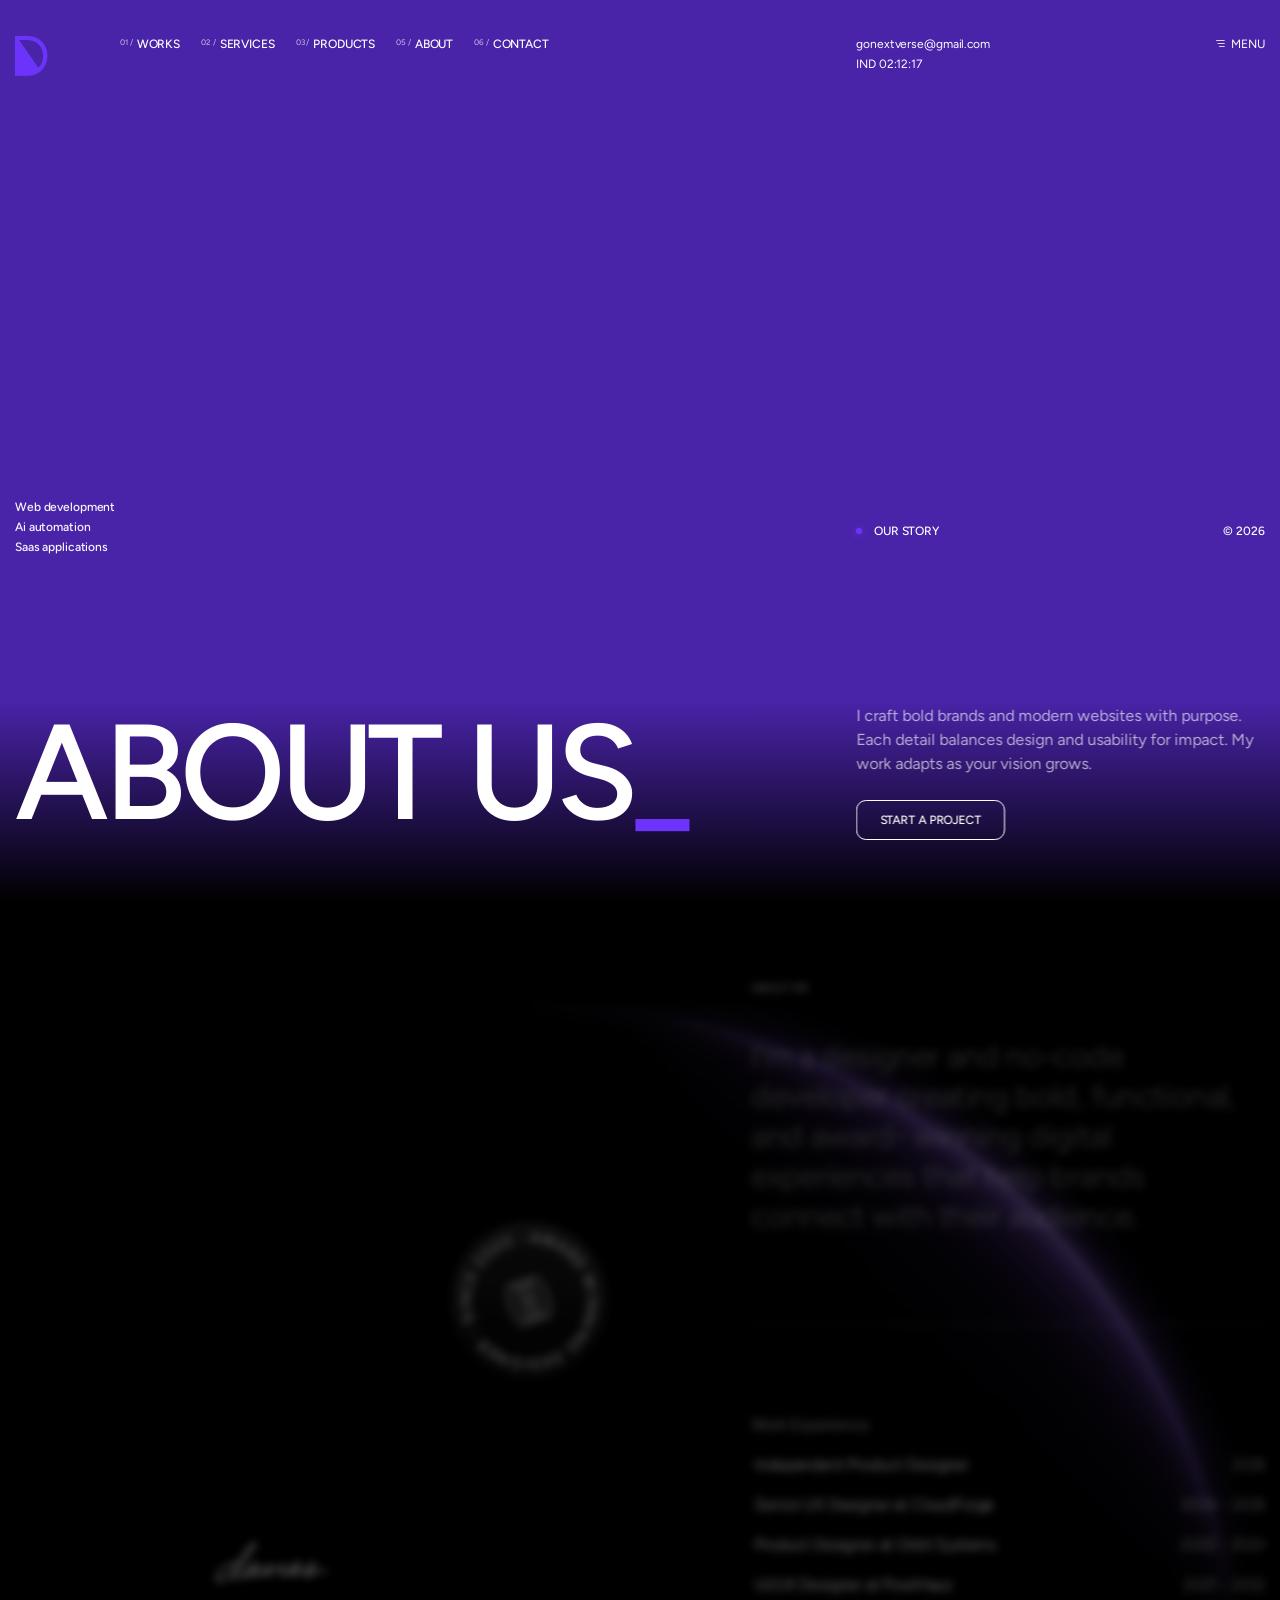
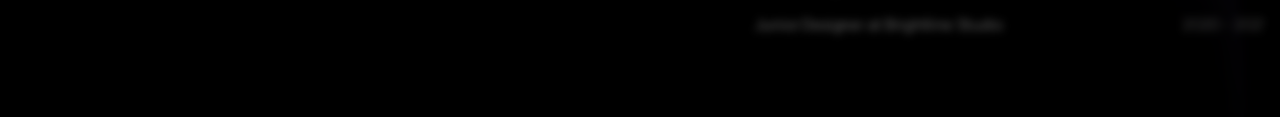
<file: about.html>
<!doctype html>

<!--[if IE 8]><html class="ie" xmlns="http://www.w3.org/1999/xhtml" xml:lang="en-US" lang="en-US"> <![endif]-->
<!--[if (gte IE 9)|!(IE)]><!-->
<html xmlns="http://www.w3.org/1999/xhtml" xml:lang="en-US" lang="en-US">
  <!--<![endif]-->

  <head>
    <meta charset="utf-8" />
    <title>Davies - Personal Portfolio HTML Template</title>
    <meta name="author" content="themesflat.com" />
    <meta
      name="viewport"
      content="width=device-width, initial-scale=1, maximum-scale=1"
    />
    <meta
      name="description"
      content="Davies - Personal Portfolio is a sleek and modern HTML template designed for developers, designers, freelancers, and professionals who want to showcase their work online. Fully responsive, SEO-friendly, and easy to customize, it helps you create a strong personal brand and impress potential clients or employers."
    />

    <!-- font -->
    <link rel="stylesheet" href="assets/fonts/fonts.css" />
    <link rel="stylesheet" href="assets/icon/icomoon/style.css" />
    <!-- css -->
    <link rel="stylesheet" href="assets/css/bootstrap.min.css" />
    <link rel="stylesheet" href="assets/css/swiper-bundle.min.css" />
    <link rel="stylesheet" href="assets/css/animate.css" />
    <link rel="stylesheet" href="assets/css/odometer.min.css" />
    <link rel="stylesheet" href="assets/css/slick.css" />
    <link rel="stylesheet" href="assets/css/slick.theme.css" />
    <link rel="stylesheet" type="text/css" href="assets/css/styles.css?v=9" />

    <!-- Favicon and Touch Icons  -->
    <link rel="shortcut icon" href="assets/images/logo/favicon.svg" />
    <link
      rel="apple-touch-icon-precomposed"
      href="assets/images/logo/favicon.svg"
    />
  </head>

  <body class="counter-scroll">
    <canvas class="cursor-trail d-none d-xl-block" id="trail"></canvas>

    <!-- Scroll Top -->
    <button id="goTop">
      <span class="border-progress"></span>
      <span class="ic-wrap">
        <span class="icon icon-arrow-caret-right"></span>
      </span>
    </button>
    <!-- /Scroll Top -->

    <main id="wrapper">
      <!-- Header -->
      <header class="tf-header">
        <div class="header-inner">
          <div class="container">
            <div class="row">
              <div class="col-6 col-md-1">
                <a href="index.html" class="logo-site">
                  <i class="icon icon-davies-logo"></i>
                </a>
              </div>
              <div class="col-7 d-none d-md-block">
                <div class="box-navigation">
                  <ul class="nav-menu-main">
                    <li class="menu-item">
                      <a href="works.html" class="item-link link text-caption"
                        ><span>01 /</span>WORKS</a
                      >
                    </li>
                    <li class="menu-item">
                      <a
                        href="services.html"
                        class="item-link link text-caption"
                        ><span>02 /</span>SERVICES</a
                      >
                    </li>
                    <li class="menu-item">
                      <a
                        href="products.html"
                        class="item-link link text-caption"
                        ><span>03 /</span>PRODUCTS</a
                      >
                    </li>
                    <li class="menu-item">
                      <a href="about.html" class="item-link link text-caption"
                        ><span>05 /</span>ABOUT</a
                      >
                    </li>
                    <li class="menu-item">
                      <a
                        href="contact.html"
                        class="item-link link text-caption"
                        ><span>06 /</span>CONTACT</a
                      >
                    </li>
                  </ul>
                </div>
              </div>
              <div class="col-3 col-md-2 d-none d-sm-block">
                <div class="header-contact">
                  <a href="mailto:gonextverse@gmail.com" class="link text-caption"
                    >gonextverse@gmail.com</a
                  >
                  <p class="text-caption">IND <span class="clock"></span></p>
                </div>
              </div>
              <div
                class="col-6 col-sm-3 col-md-2 d-flex justify-content-end align-items-start"
              >
                <button
                  type="button"
                  class="btn-mobile-menu open-mb-menu text-caption text-white link"
                >
                  <i class="icon icon-menu"></i>
                  MENU
                </button>
              </div>
            </div>
          </div>
        </div>
      </header>
      <!-- /Header -->
      <!-- Hero Banner -->
      <div class="section-hero-v1">
        <div class="overlay"></div>
        <div class="bg-video">
          <video class="" muted="" autoplay="" loop="" playsinline="">
            <source src="assets/images/video/davies-video.mp4" type="video/mp4" />
          </video>
          <div class="video-overlay"></div>
          <div class="video-overlay-2"></div>
          <div class="video-overlay-2"></div>
        </div>
        <div class="content-wrap">
          <div class="container">
            <div class="row">
              <div class="col-md-8">
                <div class="col-left">
                  <ul class="tf-list vertical text-caption fw-medium">
                    <li>
                      <a href="#" class="link effectFade fadeUp"
                        >Web development</a
                      >
                    </li>
                    <li>
                      <a href="#" class="link effectFade fadeUp">Ai automation</a>
                    </li>
                    <li>
                      <a href="#" class="link effectFade fadeUp"
                        >Saas applications</a
                      >
                    </li>
                  </ul>
                  <div class="davies-large">
                    <div class="effectFade fadeRotateX">
                      ABOUT US<span class="text-primary">_</span>
                    </div>
                  </div>
                </div>
              </div>
              <div class="col-md-4">
                <div class="col-right">
                  <div
                    class="top text-caption fw-medium d-flex justify-content-between align-items-center effectFade"
                  >
                    <p class="title text-has-dot">
                      <span class="br-dot"></span>
                      OUR STORY
                    </p>
                    <span> © 2026 </span>
                  </div>
                  <div class="bot">
                    <p
                      class="desc text-white-64 effectFade fadeRight view-visible"
                    >
                      I craft bold brands and modern websites with purpose. Each
                      detail balances design and usability for impact. My work
                      adapts as your vision grows.
                    </p>
                    <div class="effectFade fadeRight view-visible">
                      <a href="contact.html" class="tf-btn">
                        START A PROJECT
                      </a>
                    </div>
                  </div>
                </div>
              </div>
            </div>
          </div>
        </div>
      </div>
      <!-- /Hero Banner -->
      <!-- About Me -->
      <section class="section-about-me flat-spacing" id="aboutScroll">
        <div class="s-img-bg">
          <img
            loading="lazy"
            width="1440"
            height="906"
            src="assets/images/section/bg-about.jpg"
            alt="Background"
          />
        </div>
        <div class="container position-relative z-5">
          <div class="row">
            <div class="col-lg-5">
              <div class="col-left mb-lg-0">
                <div class="davies-video">
                  <video
                    class="video"
                    muted=""
                    autoplay=""
                    loop=""
                    playsinline=""
                  >
                    <source
                      src="assets/images/video/davies-video.mp4"
                      type="video/mp4"
                    />
                  </video>
                  <div class="overlay v1"></div>
                  <div class="overlay mark-1"></div>
                  <div class="overlay mark-2"></div>
                </div>
                <div class="signature">
                  <img
                    loading="lazy"
                    width="111"
                    height="40"
                    src="assets/images/logo/davies-small.svg"
                    alt="Image"
                  />
                </div>
                <div class="badget">
                  <img
                    loading="lazy"
                    width="156"
                    height="156"
                    src="assets/images/item/badge-design.png"
                    alt="Image"
                  />
                </div>
              </div>
            </div>
            <div class="offset-lg-1 col-lg-6 offset-xl-2 col-xl-5">
              <div class="col-right">
                <h6 class="mini-title text-caption text-white-64">ABOUT ME</h6>
                <div class="text-color-change">
                  <h5 class="desc letter-space--2 fw-normal">
                    I’m a designer and no-code developer creating bold,
                    functional, and award- winning digital experiences that help
                    brands connect with their audience.
                  </h5>
                </div>
                <div class="br-line"></div>
                <ul class="experience-list overflow-hidden">
                  <li>Work Experience</li>
                  <li class="effectFade fadeRight">
                    <p class="exp_name">Independent Product Designer</p>
                    <p class="exp_year">2026</p>
                  </li>
                  <li class="effectFade fadeRight">
                    <p class="exp_name">Senior UX Designer at CloudForge</p>
                    <p class="exp_year">2024 - 2026</p>
                  </li>
                  <li class="effectFade fadeRight">
                    <p class="exp_name">Product Designer at Orbit Systems</p>
                    <p class="exp_year">2022 - 2024</p>
                  </li>
                  <li class="effectFade fadeRight">
                    <p class="exp_name">UI/UX Designer at PixelHaus</p>
                    <p class="exp_year">2021 - 2022</p>
                  </li>
                  <li class="effectFade fadeRight">
                    <p class="exp_name">Junior Designer at Brightline Studio</p>
                    <p class="exp_year">2020 - 2021</p>
                  </li>
                </ul>
              </div>
            </div>
          </div>
        </div>
      </section>
      <!-- About Me -->
    </main>
    <!-- Mobile Menu -->
    <div class="offcanvas-menu">
      <div class="offcanvas-content">
        <div class="container h-100">
          <div class="offcanvas-content_wrapin">
            <div class="canvas_head">
              <a href="index.html" class="logo-site">
                <i class="icon icon-davies-logo"></i>
              </a>
              <div class="btn-mobile-menu close-mb-menu text-caption link">
                <i class="icon icon-close"></i>
                CLOSE
              </div>
            </div>
            <div class="canvas_center">
              <ul class="nav-ul-mb">
                <li>
                  <div class="item close-mb-menu">
                    <a href="works.html" class="mb-menu-link text-display-1">
                      <span class="text">Works</span>
                      <div class="infiniteSlide_text_main">
                        <div
                          class="infiniteSlide infiniteSlide_text"
                          data-clone="5"
                        >
                          <p class="text-body-2 letter-space--1">
                            <span class="text-primary">//</span> View Works
                          </p>
                          <p class="text-body-2 letter-space--1">
                            <span class="text-primary">//</span> View Works
                          </p>
                          <p class="text-body-2 letter-space--1">
                            <span class="text-primary">//</span> View Works
                          </p>
                        </div>
                      </div>
                    </a>
                  </div>
                </li>
                <li>
                  <div class="item close-mb-menu">
                    <a href="about.html" class="mb-menu-link text-display-1">
                      <span class="text">About</span>
                      <div class="infiniteSlide_text_main">
                        <div
                          class="infiniteSlide infiniteSlide_text"
                          data-clone="5"
                        >
                          <p class="text-body-2 letter-space--1">
                            <span class="text-primary">//</span> View About
                          </p>
                          <p class="text-body-2 letter-space--1">
                            <span class="text-primary">//</span> View About
                          </p>
                          <p class="text-body-2 letter-space--1">
                            <span class="text-primary">//</span> View About
                          </p>
                        </div>
                      </div>
                    </a>
                  </div>
                </li>
                <li>
                  <div class="item close-mb-menu">
                    <a
                      href="services.html"
                      class="mb-menu-link text-display-1"
                    >
                      <span class="text">Services</span>
                      <div class="infiniteSlide_text_main">
                        <div
                          class="infiniteSlide infiniteSlide_text"
                          data-clone="5"
                        >
                          <p class="text-body-2 letter-space--1">
                            <span class="text-primary">//</span> View Services
                          </p>
                          <p class="text-body-2 letter-space--1">
                            <span class="text-primary">//</span> View Services
                          </p>
                          <p class="text-body-2 letter-space--1">
                            <span class="text-primary">//</span> View Services
                          </p>
                        </div>
                      </div>
                    </a>
                  </div>
                </li>
                <li>
                  <div class="item close-mb-menu">
                    <a
                      href="products.html"
                      class="mb-menu-link text-display-1"
                    >
                      <span class="text">Products</span>
                      <div class="infiniteSlide_text_main">
                        <div
                          class="infiniteSlide infiniteSlide_text"
                          data-clone="5"
                        >
                          <p class="text-body-2 letter-space--1">
                            <span class="text-primary">//</span> View Products
                          </p>
                          <p class="text-body-2 letter-space--1">
                            <span class="text-primary">//</span> View Products
                          </p>
                          <p class="text-body-2 letter-space--1">
                            <span class="text-primary">//</span> View Products
                          </p>
                        </div>
                      </div>
                    </a>
                  </div>
                </li>
                <li>
                  <div class="item close-mb-menu">
                    <a
                      href="contact.html"
                      class="mb-menu-link text-display-1"
                    >
                      <span class="text">Contact</span>
                      <div class="infiniteSlide_text_main">
                        <div
                          class="infiniteSlide infiniteSlide_text"
                          data-clone="5"
                        >
                          <p class="text-body-2 letter-space--1">
                            <span class="text-primary">//</span> View Contact
                          </p>
                          <p class="text-body-2 letter-space--1">
                            <span class="text-primary">//</span> View Contact
                          </p>
                          <p class="text-body-2 letter-space--1">
                            <span class="text-primary">//</span> View Contact
                          </p>
                        </div>
                      </div>
                    </a>
                  </div>
                </li>
              </ul>
            </div>
            <div class="canvas_foot">
              <div class="left">
                <a href="mailto:gonextverse@gmail.com" class="link text-caption"
                  >gonextverse@gmail.com</a
                >
                <p class="text-caption">IND <span class="clock"></span></p>
              </div>
              <div class="right">
                <a href="#" class="tf-link-icon text-caption link">
                  <i class="icon icon-arrow-top-right"></i>
                  TWITTER (X)
                </a>
                <a href="#" class="tf-link-icon text-caption link">
                  <i class="icon icon-arrow-top-right"></i>
                  DRIBBBLE
                </a>
                <a href="#" class="tf-link-icon text-caption link">
                  <i class="icon icon-arrow-top-right"></i>
                  LINKEDIN
                </a>
              </div>
            </div>
          </div>
        </div>
      </div>
    </div>
    <!-- /Mobile Menu -->
    <!-- Javascript -->
    <script src="assets/js/jquery.min.js"></script>

    <script src="assets/js/bootstrap.min.js"></script>

    <script src="assets/js/jquery.nice-select.min.js"></script>
    <script src="assets/js/swiper-bundle.min.js"></script>
    <script src="assets/js/slick.min.js"></script>
    <script src="assets/js/odometer.min.js"></script>
    <script src="assets/js/carousel.js"></script>
    <script src="assets/js/infinityslide.js"></script>
    <script src="assets/js/ScrollSmooth.js"></script>
    <script src="assets/js/gsap.min.js"></script>
    <script src="assets/js/SplitText.min.js"></script>
    <script src="assets/js/ScrollTrigger.min.js"></script>
    <script src="assets/js/ScrollToPlugin.min.js"></script>
    <script src="assets/js/gsapAnimation.js?v=2"></script>

    <script src="assets/js/main.js?v=2"></script>
  </body>
</html>
</file>
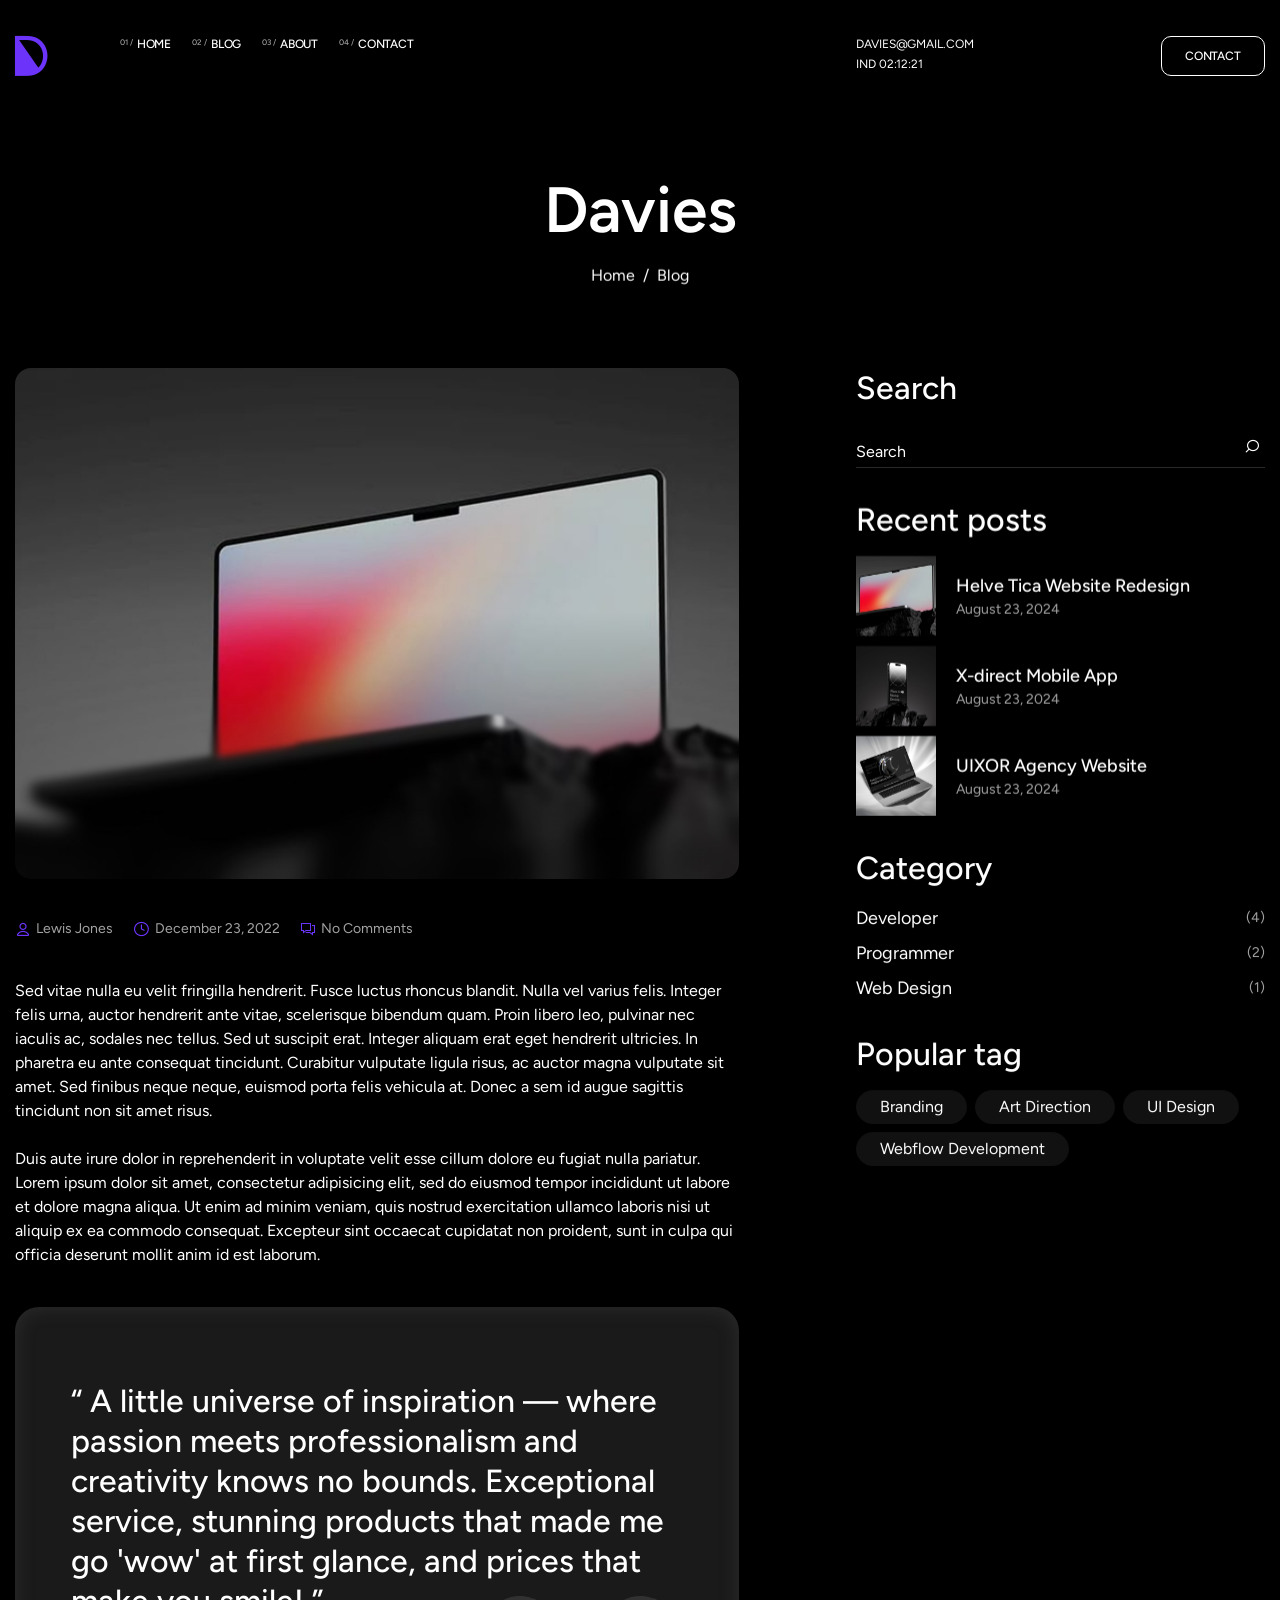
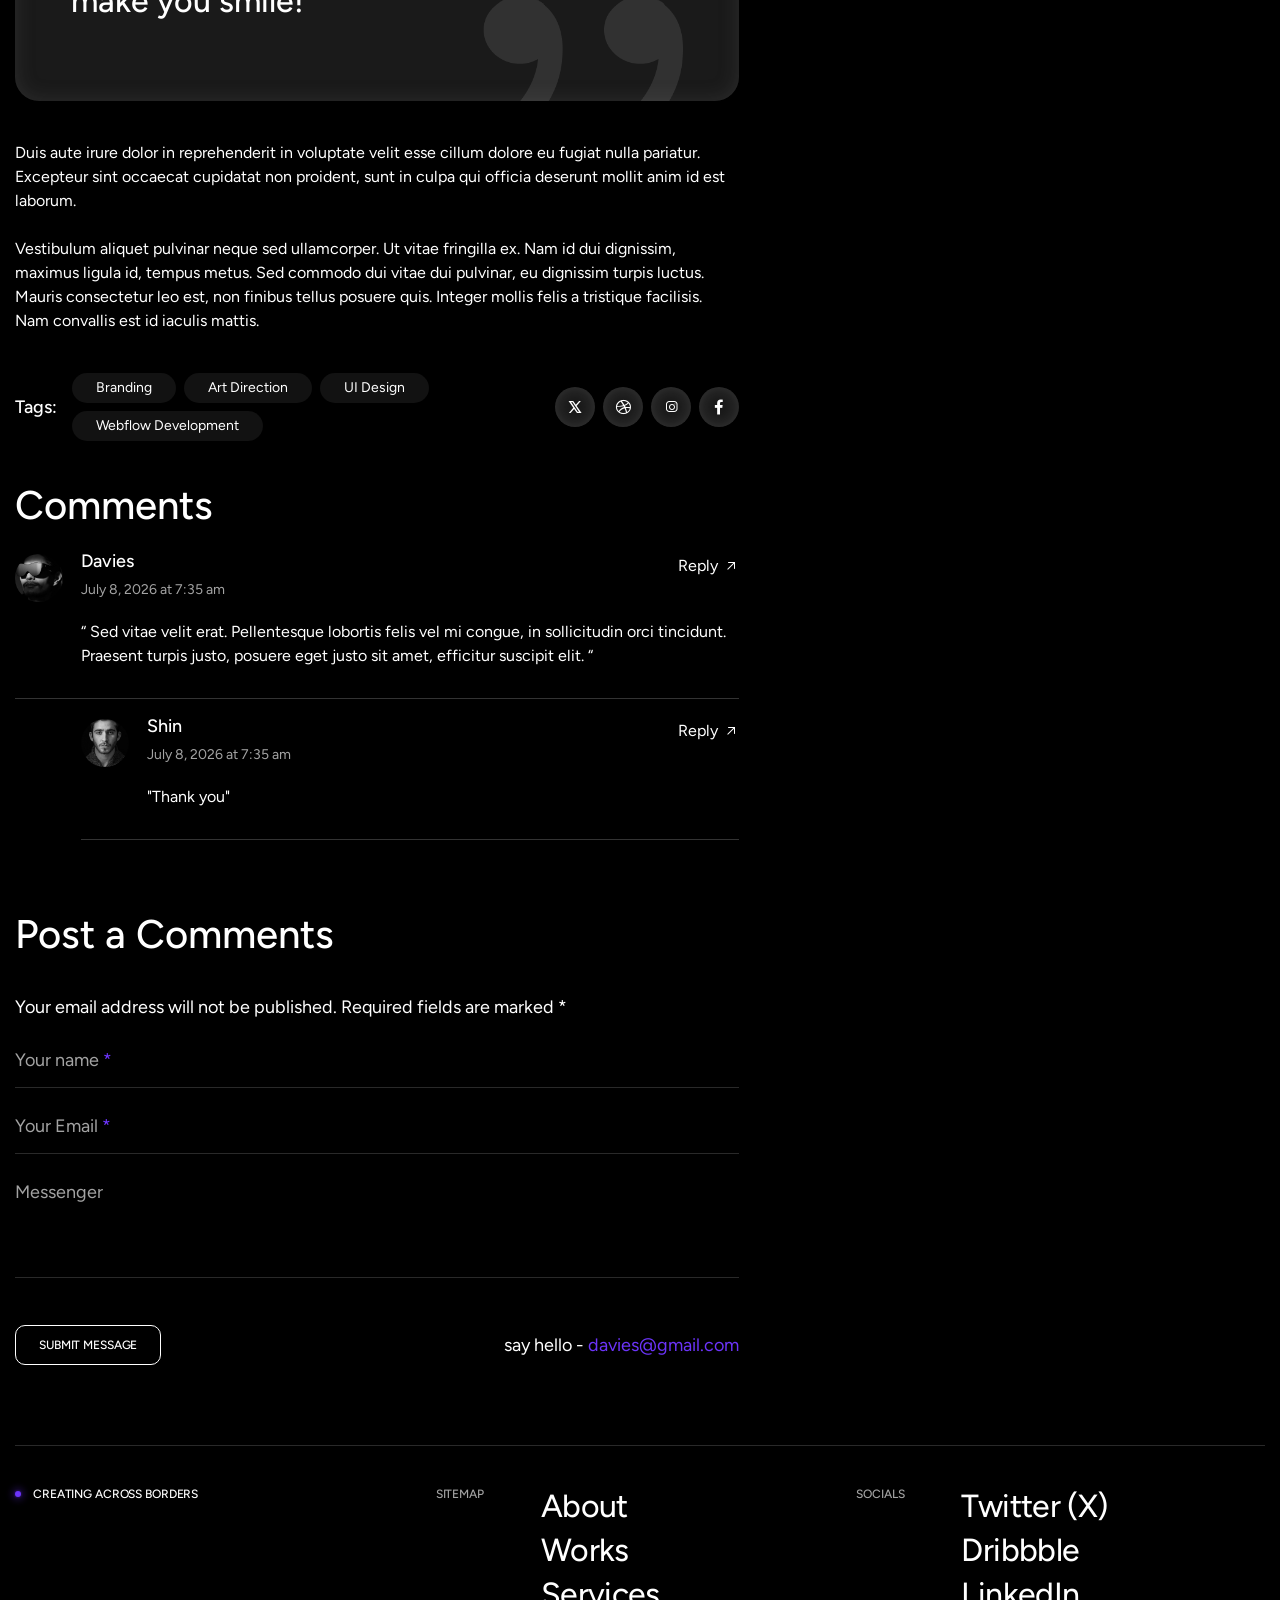
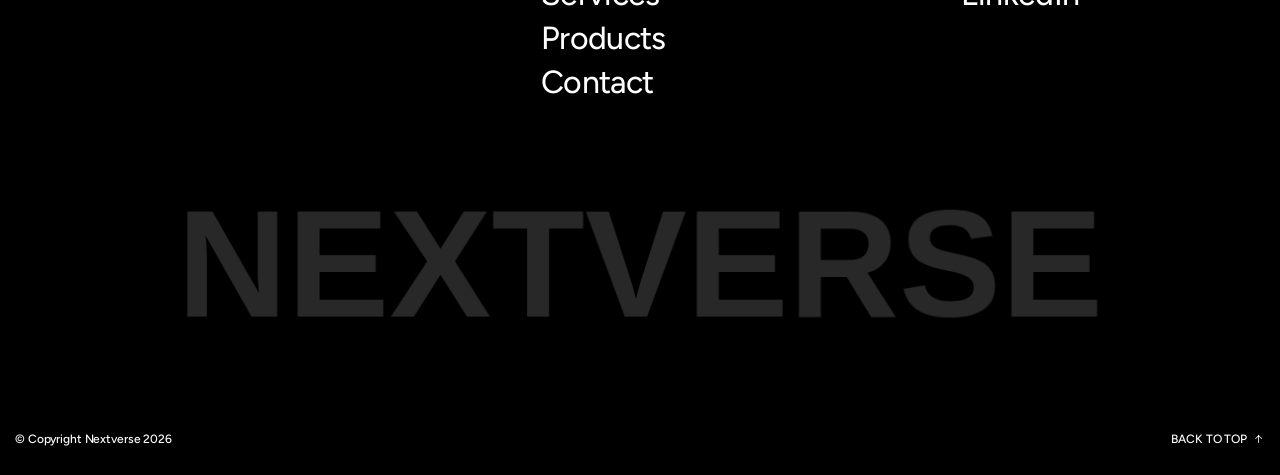
<file: blog-single.html>
<!DOCTYPE html>

<!--[if IE 8]><html class="ie" xmlns="http://www.w3.org/1999/xhtml" xml:lang="en-US" lang="en-US"> <![endif]-->
<!--[if (gte IE 9)|!(IE)]><!-->
<html xmlns="http://www.w3.org/1999/xhtml" xml:lang="en-US" lang="en-US">
<!--<![endif]-->

<head>
    <meta charset="utf-8">
    <title>Davies - Personal Portfolio HTML Template</title>
    <meta name="author" content="themesflat.com">
    <meta name="viewport" content="width=device-width, initial-scale=1, maximum-scale=1">
    <meta name="description"
        content="Davies - Personal Portfolio is a sleek and modern HTML template designed for developers, designers, freelancers, and professionals who want to showcase their work online. Fully responsive, SEO-friendly, and easy to customize, it helps you create a strong personal brand and impress potential clients or employers.">

    <!-- font -->
    <link rel="stylesheet" href="assets/fonts/fonts.css">
    <link rel="stylesheet" href="assets/icon/icomoon/style.css">
    <!-- css -->
    <link rel="stylesheet" href="assets/css/bootstrap.min.css">
    <link rel="stylesheet" href="assets/css/swiper-bundle.min.css">
    <link rel="stylesheet" href="assets/css/animate.css">
    <link rel="stylesheet" href="assets/css/odometer.min.css">
    <link rel="stylesheet" type="text/css" href="assets/css/styles.css">

    <!-- Favicon and Touch Icons  -->
    <link rel="shortcut icon" href="assets/images/logo/favicon.svg">
    <link rel="apple-touch-icon-precomposed" href="assets/images/logo/favicon.svg">
</head>

<body class="counter-scroll">
    <canvas class="cursor-trail d-none d-xl-block" id="trail"></canvas>

    <!-- Scroll Top -->
    <button id="goTop">
        <span class="border-progress"></span>
        <span class="ic-wrap">
            <span class="icon icon-arrow-caret-right"></span>
        </span>
    </button>
    <!-- /Scroll Top -->

    <main id="wrapper">
        <!-- Header -->
        <header class="tf-header m-0">
            <div class="header-inner">
                <div class="container">
                    <div class="row">
                        <div class="col-6 col-md-1">
                            <a href="index.html" class="logo-site">
                                <i class="icon icon-davies-logo"></i>
                            </a>
                        </div>
                        <div class="col-7 d-none d-md-block">
                            <div class="box-navigation">
                                <ul class="nav-menu-main">
                                    <li class="menu-item"><a href="index.html" class="item-link link text-caption"><span>01 /</span>HOME</a></li>
                                    <li class="menu-item has-child">
                                        <a href="#" class="item-link link text-caption"><span>02 /</span>BLOG</a>
                                        <ul class="sub-menu">
                                            <li class="sub-menu-item"><a href="blog-standard.html" class="item-link link text-caption">BLOG
                                                    STANDARD</a></li>
                                            <li class="sub-menu-item"><a href="blog-two-columns.html" class="item-link link text-caption">BLOG GRID
                                                    2</a></li>
                                            <li class="sub-menu-item"><a href="blog-three-columns.html" class="item-link link text-caption">BLOG GRID
                                                    3</a></li>
                                        </ul>
                                    </li>
                                    <li class="menu-item"><a href="index.html" class="item-link link text-caption"><span>03
                                                /</span>ABOUT</a></li>
                                    <li class="menu-item"><a href="index.html" class="item-link link text-caption"><span>04
                                                /</span>CONTACT</a></li>
                                </ul>
                            </div>
                        </div>
                        <div class="col-3 col-md-2 d-none d-sm-block">
                            <div class="header-contact">
                                <a href="mailto:davies@gmail.com" class="link text-caption">DAVIES@GMAIL.COM</a>
                                <p class="text-caption">
                                    IND <span class="clock"></span>
                                </p>
                            </div>
                        </div>
                        <div class="col-6 col-sm-3 col-md-2 d-flex justify-content-end align-items-start">
                            <a href="#mobileMenu" data-bs-toggle="offcanvas" class="btn-mobile-menu text-caption link d-md-none">
                                <i class="icon icon-menu"></i>
                                MENU
                            </a>
                            <a href="index.html" class="tf-btn d-none d-md-flex">
                                <span class="text-caption">
                                    CONTACT
                                </span>
                            </a>
                        </div>
                    </div>
                </div>
            </div>
        </header>
        <!-- /Header -->
        <div class="section-page-title">
            <div class="container text-center">
                <h1 class="page-title fw-semibold effectFade fadeZoom">Davies</h1>
                <div class="breadcrumbs effectFade fadeUp">
                    <a href="index.html" class="link">Home</a>
                    <div>/</div>
                    <div>Blog</div>
                </div>
            </div>
        </div>
        <!-- Blog With Sidebar -->
        <section class="section-blog flat-spacing">
            <div class="container">
                <div class="row justify-content-between">
                    <div class="col-lg-7">
                        <div class="blog-single-wrap">
                            <div class="image effectFade fadeZoom">
                                <img loading="lazy" width="777" height="548" src="assets/images/blog/blog-4.jpg" alt="Image">
                            </div>
                            <div class="meta-list">
                                <div class="meta-item">
                                    <i class="icon icon-user"></i>
                                    <a href="#" class="link text-body-3 text-white-64">Lewis Jones</a>
                                </div>
                                <div class="meta-item">
                                    <i class="icon icon-clock"></i>
                                    <a href="#" class="link text-body-3 text-white-64">December 23, 2022</a>
                                </div>
                                <div class="meta-item">
                                    <i class="icon icon-dou-comments"></i>
                                    <span class="text-body-3 text-white-64">No Comments</span>
                                </div>
                            </div>
                            <p class="text-body-2">
                                Sed vitae nulla eu velit fringilla hendrerit. Fusce luctus rhoncus blandit. Nulla vel varius felis. Integer felis
                                urna, auctor hendrerit ante vitae, scelerisque bibendum quam. Proin libero leo, pulvinar nec iaculis ac, sodales nec
                                tellus. Sed ut suscipit erat. Integer aliquam erat eget hendrerit ultricies. In pharetra eu ante consequat
                                tincidunt. Curabitur vulputate ligula risus, ac auctor magna vulputate sit amet. Sed finibus neque neque, euismod
                                porta felis vehicula at. Donec a sem id augue sagittis tincidunt non sit amet risus.
                                <br>
                                <br>
                                Duis aute irure dolor in reprehenderit in voluptate velit esse cillum dolore eu fugiat nulla pariatur. Lorem ipsum
                                dolor sit amet, consectetur adipisicing elit, sed do eiusmod tempor incididunt ut labore et dolore magna aliqua. Ut
                                enim ad minim veniam, quis nostrud exercitation ullamco laboris nisi ut aliquip ex ea commodo consequat. Excepteur
                                sint occaecat cupidatat non proident, sunt in culpa qui officia deserunt mollit anim id est laborum.
                                <br>
                            </p>
                            <div class="blockquote-wrap">
                                <h5 class="fw-medium text">“ A little universe of inspiration — where passion meets professionalism and creativity
                                    knows no bounds. Exceptional service, stunning products that made me go 'wow' at first glance, and prices that
                                    make you smile! ”
                                </h5>
                                <img loading="lazy" width="200" height="155" src="assets/images/item/quote.png" alt="Image">
                            </div>
                            <p class="text-body-2">
                                Duis aute irure dolor in reprehenderit in voluptate velit esse cillum dolore eu fugiat nulla pariatur. Excepteur
                                sint occaecat cupidatat non proident, sunt in culpa qui officia deserunt mollit anim id est laborum.
                                <br>
                                <br>
                                Vestibulum aliquet pulvinar neque sed ullamcorper. Ut vitae fringilla ex. Nam id dui dignissim, maximus ligula id,
                                tempus metus. Sed commodo dui vitae dui pulvinar, eu dignissim turpis luctus. Mauris consectetur leo est, non
                                finibus tellus posuere quis. Integer mollis felis a tristique facilisis. Nam convallis est id iaculis mattis.
                            </p>
                            <div class="entry-footer">
                                <div class="tags-links">
                                    <h6 class="text-body-1">Tags:</h6>
                                    <ul class="list-tags flex-wrap">
                                        <li><a class="text-body-3" href="#">Branding</a></li>
                                        <li><a class="text-body-3" href="#">Art Direction</a></li>
                                        <li><a class="text-body-3" href="#">UI Design</a></li>
                                        <li><a class="text-body-3" href="#">Webflow Development</a></li>
                                    </ul>
                                </div>
                                <ul class="social-links justify-content-center">
                                    <li>
                                        <a href="#"><i class="icon icon-twitter"></i></a>
                                    </li>
                                    <li>
                                        <a href="#"><i class="icon icon-dribbble"></i></a>
                                    </li>
                                    <li>
                                        <a href="#"><i class="icon icon-instagram"></i></a>
                                    </li>
                                    <li>
                                        <a href="#"><i class="icon icon-facebook"></i></a>
                                    </li>
                                </ul>
                            </div>
                            <div class="comment-wrap">
                                <h4 class="heading">Comments</h4>
                                <div class="author">
                                    <div class="image">
                                        <img loading="lazy" width="48" height="48" src="assets/images/section/tes-1.jpg" alt="Image">
                                    </div>
                                    <div class="content">
                                        <div class="info">
                                            <h6 class="name text-body-1">
                                                <a class="link" href="#">Davies</a>
                                            </h6>
                                            <p class="time text-body-3 text-white-64">July 8, 2026 at 7:35 am</p>
                                        </div>
                                        <a href="#post-comment" class="reply link">Reply<i class="icon icon-arrow-top-right"></i></a>
                                        <p class="desc">“ Sed vitae velit erat. Pellentesque lobortis felis vel mi congue, in
                                            sollicitudin orci tincidunt. Praesent turpis justo, posuere eget justo sit
                                            amet, efficitur suscipit elit. “</p>
                                    </div>
                                </div>
                                <div class="author type-reply">
                                    <div class="image">
                                        <img loading="lazy" width="48" height="48" src="assets/images/section/tes-2.jpg" alt="Image">
                                    </div>
                                    <div class="content">
                                        <div class="info">
                                            <h6 class="name text-body-1">
                                                <a class="link" href="#">Shin</a>
                                            </h6>
                                            <p class="time text-body-3 text-white-64">July 8, 2026 at 7:35 am</p>
                                        </div>
                                        <a href="#post-comment" class="reply link">Reply<i class="icon icon-arrow-top-right"></i></a>
                                        <p class="desc">"Thank you"</p>
                                    </div>
                                </div>
                            </div>

                            <div class="post-comment" id="post-comment">
                                <h4 class="heading">Post a Comments</h4>
                                <p class="text text-body-1">Your email address will not be published. Required fields are marked *</p>
                                <form class="form-cta style-2">
                                    <div class="form-content">
                                        <fieldset class="tf-field">
                                            <input class="tf-input" type="text" placeholder="" required="">
                                            <label class="tf-lable">Your name <span class="text-primary">*</span></label>
                                        </fieldset>
                                        <fieldset class="tf-field">
                                            <input class="tf-input" type="email" placeholder="" required="">
                                            <label class="tf-lable">Your Email <span class="text-primary">*</span></label>
                                        </fieldset>
                                        <fieldset class="tf-field">
                                            <textarea class="tf-input rounded-0" placeholder="" required=""></textarea>
                                            <label class="tf-lable">Messenger</label>
                                        </fieldset>
                                    </div>
                                    <div class="form-action">
                                        <button type="submit" class="tf-btn">
                                            <span class="text-caption">SUBMIT MESSAGE</span>
                                        </button>
                                        <p class="text-body-1">
                                            say hello - <a href="#" class="text-primary">davies@gmail.com</a>
                                        </p>
                                    </div>
                                </form>
                            </div>
                        </div>
                    </div>
                    <div class="col-lg-4">
                        <div class="blog-sidebar m-lg-0">
                            <div class="sidebar-item effectFade fadeUp no-div">
                                <h5 class="sidebar-title">
                                    Search
                                </h5>
                                <form class="form-search">
                                    <fieldset class="text">
                                        <input type="text" placeholder="Search" class="" name="search" tabindex="0" value="" aria-required="true"
                                            required="">
                                    </fieldset>
                                    <button type="submit" class="link text-white">
                                        <i class="icon icon-search"></i>
                                    </button>
                                </form>
                            </div>
                            <div class="sidebar-item effectFade fadeUp no-div">
                                <h5 class="sidebar-title">
                                    Recent posts
                                </h5>
                                <div class="list-relatest-post">
                                    <div class="relatest-post-item">
                                        <div class="image">
                                            <img loading="lazy" width="80" height="80" src="assets/images/blog/blog-1.jpg" alt="Recenter">
                                        </div>
                                        <div class="content">
                                            <h6 class="title text-body-1">
                                                <a href="blog-single.html" class="link">
                                                    Helve Tica Website Redesign
                                                </a>
                                            </h6>
                                            <p class="time text-body-3 text-white-64">August 23, 2024</p>
                                        </div>
                                    </div>
                                    <div class="relatest-post-item">
                                        <div class="image">
                                            <img loading="lazy" width="80" height="80" src="assets/images/blog/blog-2.jpg" alt="Recenter">
                                        </div>
                                        <div class="content">
                                            <h6 class="title text-body-1">
                                                <a href="blog-single.html" class="link">
                                                    X-direct Mobile App
                                                </a>
                                            </h6>
                                            <p class="time text-body-3 text-white-64">August 23, 2024</p>
                                        </div>
                                    </div>
                                    <div class="relatest-post-item">
                                        <div class="image">
                                            <img loading="lazy" width="80" height="80" src="assets/images/blog/blog-3.jpg" alt="Recenter">
                                        </div>
                                        <div class="content">
                                            <h6 class="title text-body-1">
                                                <a href="blog-single.html" class="link">
                                                    UIXOR Agency Website
                                                </a>
                                            </h6>
                                            <p class="time text-body-3 text-white-64">August 23, 2024</p>
                                        </div>
                                    </div>
                                </div>
                            </div>
                            <div class="sidebar-item effectFade fadeUp no-div">
                                <h5 class="sidebar-title">
                                    Category
                                </h5>
                                <div class="sidebar-categories">
                                    <div class="item">
                                        <a href="#" class="text-body-1 link">Developer</a>
                                        <span class="text-body-3 text-white-64">(4)</span>
                                    </div>
                                    <div class="item">
                                        <a href="#" class="text-body-1 link">Programmer</a>
                                        <span class="text-body-3 text-white-64">(2)</span>
                                    </div>
                                    <div class="item">
                                        <a href="#" class="text-body-1 link">Web Design</a>
                                        <span class="text-body-3 text-white-64">(1)</span>
                                    </div>
                                </div>
                            </div>
                            <div class="sidebar-item effectFade fadeUp no-div">
                                <h5 class="sidebar-title">
                                    Popular tag
                                </h5>
                                <ul class="list-tags">
                                    <li><a class="text-body-2" href="#">Branding</a></li>
                                    <li><a class="text-body-2" href="#">Art Direction</a></li>
                                    <li><a class="text-body-2" href="#">UI Design</a></li>
                                    <li><a class="text-body-2" href="#">Webflow Development</a></li>
                                </ul>
                            </div>
                        </div>
                    </div>
                </div>
            </div>
        </section>
        <!-- /Blog With Sidebar -->
      <!-- Footer -->
      <footer class="tf-footer">
        <div class="container">
          <div class="br-line"></div>
        </div>
        <div class="footer-inner">
          <div class="container">
            <div class="row">
              <div class="col-md-4">
                <p class="title text-has-dot text-caption fw-medium mb-md-0">
                  <span class="br-dot"></span>
                  CREATING ACROSS BORDERS
                </p>
              </div>
              <div class="col-6 col-sm-2 col-md-1">
                <p class="footer-heading text-caption fw-medium text-white-64">
                  SITEMAP
                </p>
              </div>
              <div class="col-6 col-sm-4 col-md-3">
                <ul class="footer-menu-list mb-sm-0">
                  <li>
                    <a href="about.html" class="link letter-space--2 h5"
                      >About</a
                    >
                  </li>
                  <li>
                    <a href="works.html" class="link letter-space--2 h5"
                      >Works</a
                    >
                  </li>
                  <li>
                    <a href="services.html" class="link letter-space--2 h5"
                      >Services</a
                    >
                  </li>
                  <li>
                    <a href="products.html" class="link letter-space--2 h5"
                      >Products</a
                    >
                  </li>
                  <li>
                    <a href="contact.html" class="link letter-space--2 h5"
                      >Contact</a
                    >
                  </li>
                </ul>
              </div>
              <div class="col-6 col-sm-2 col-md-1">
                <p class="footer-heading text-caption fw-medium text-white-64">
                  SOCIALS
                </p>
              </div>
              <div class="col-6 col-sm-4 col-md-3">
                <ul class="footer-menu-list mb-0">
                  <li>
                    <a href="#" class="link letter-space--2 h5">Twitter (X)</a>
                  </li>
                  <li>
                    <a href="#" class="link letter-space--2 h5">Dribbble</a>
                  </li>
                  <li>
                    <a href="#" class="link letter-space--2 h5">LinkedIn</a>
                  </li>
                </ul>
              </div>
            </div>
          </div>
        </div>
        <div class="footer-bottom">
          <div class="container">
            <div class="img-agency">
              <svg class="effectFade fadeZoom" style="width: 100%; height: auto;" viewBox="0 0 1296 279" fill="none" xmlns="http://www.w3.org/2000/svg">
                <text x="50%" y="50%" dominant-baseline="middle" text-anchor="middle" font-family="'Instrument Sans', sans-serif" font-size="160" font-weight="550" letter-spacing="normal" fill="#2a2a2a">NEXTVERSE</text>
              </svg>
            </div>
            <div class="bottom">
              <p class="text-nocopy text-caption fw-medium letter-space--1">
                © Copyright Nextverse 2026
              </p>
              <a
                href="#"
                class="action-go-top tf-link-icon link text-caption fw-medium letter-space--1"
              >
                BACK TO TOP
                <i class="icon icon-arrow-long-right"></i>
              </a>
            </div>
          </div>
        </div>
      </footer>
      <!-- /Footer -->
    </main>
    <!-- Mobile Menu -->
    <div class="offcanvas offcanvas-bottom offcanvas-menu" id="mobileMenu">
        <div class="offcanvas-content">
            <div class="container h-100">
                <div class="offcanvas-content_wrapin">
                    <div class="canvas_head">
                        <a href="index.html" class="logo-site">
                            <i class="icon icon-davies-logo"></i>
                        </a>
                        <a href="#" data-bs-dismiss="offcanvas" class="btn-mobile-menu text-caption link">
                            <i class="icon icon-close"></i>
                            CLOSE
                        </a>
                    </div>
                    <div class="canvas_center">
                        <ul class="nav-ul-mb">
                            <li>
                                <div class="item">
                                    <a href="index.html" class="mb-menu-link text-display-1">
                                        <span class="text">Home</span>
                                        <div class="infiniteSlide_text_main">
                                            <div class="infiniteSlide infiniteSlide_text" data-clone="5">
                                                <p class="text-body-2 letter-space--1">
                                                    <span class="text-primary">//</span> View Home
                                                </p>
                                                <p class="text-body-2 letter-space--1">
                                                    <span class="text-primary">//</span> View Home
                                                </p>
                                                <p class="text-body-2 letter-space--1">
                                                    <span class="text-primary">//</span> View Home
                                                </p>
                                            </div>
                                        </div>
                                    </a>
                                </div>
                            </li>
                            <li>
                                <div class="item">
                                    <div class="has-sub-menu">
                                        <a href="#dropdown-menu-1" class="mb-menu-link text-display-1 collapsed" data-bs-toggle="collapse"
                                            aria-expanded="false" aria-controls="dropdown-menu-1">
                                            <span class="text">Blog</span>
                                            <div class="infiniteSlide_text_main">
                                                <div class="infiniteSlide infiniteSlide_text" data-clone="5">
                                                    <p class="text-body-2 letter-space--1">
                                                        <span class="text-primary">//</span> View Blog
                                                    </p>
                                                    <p class="text-body-2 letter-space--1">
                                                        <span class="text-primary">//</span> View Blog
                                                    </p>
                                                    <p class="text-body-2 letter-space--1">
                                                        <span class="text-primary">//</span> View Blog
                                                    </p>
                                                </div>
                                            </div>
                                        </a>
                                        <div id="dropdown-menu-1" class="collapse">
                                            <ul class="sub-nav-menu">
                                                <li><a href="blog-standard.html" class="sub-nav-link">Blog Standard</a></li>
                                                <li><a href="blog-two-columns.html" class="sub-nav-link">Blog Grid 2</a></li>
                                                <li><a href="blog-three-columns.html" class="sub-nav-link">Blog Grid 3</a></li>
                                            </ul>
                                        </div>
                                    </div>
                                </div>
                            </li>
                            <li>
                                <div class="item">
                                    <a href="index.html" class="mb-menu-link text-display-1">
                                        <span class="text">About</span>
                                        <div class="infiniteSlide_text_main">
                                            <div class="infiniteSlide infiniteSlide_text" data-clone="5">
                                                <p class="text-body-2 letter-space--1">
                                                    <span class="text-primary">//</span> View About
                                                </p>
                                                <p class="text-body-2 letter-space--1">
                                                    <span class="text-primary">//</span> View About
                                                </p>
                                                <p class="text-body-2 letter-space--1">
                                                    <span class="text-primary">//</span> View About
                                                </p>
                                            </div>
                                        </div>
                                    </a>
                                </div>
                            </li>
                            <li>
                              <div class="item">
                                <a
                                  href="products.html"
                                  class="mb-menu-link text-display-1"
                                >
                                  <span class="text">Products</span>
                                  <div class="infiniteSlide_text_main">
                                    <div
                                      class="infiniteSlide infiniteSlide_text"
                                      data-clone="5"
                                    >
                                      <p class="text-body-2 letter-space--1">
                                        <span class="text-primary">//</span> View Products
                                      </p>
                                      <p class="text-body-2 letter-space--1">
                                        <span class="text-primary">//</span> View Products
                                      </p>
                                      <p class="text-body-2 letter-space--1">
                                        <span class="text-primary">//</span> View Products
                                      </p>
                                    </div>
                                  </div>
                                </a>
                              </div>
                            </li>
                            <li>
                                <div class="item">
                                    <a href="index.html" class="mb-menu-link text-display-1">
                                        <span class="text">Contact</span>
                                        <div class="infiniteSlide_text_main">
                                            <div class="infiniteSlide infiniteSlide_text" data-clone="5">
                                                <p class="text-body-2 letter-space--1">
                                                    <span class="text-primary">//</span> View Contact
                                                </p>
                                                <p class="text-body-2 letter-space--1">
                                                    <span class="text-primary">//</span> View Contact
                                                </p>
                                                <p class="text-body-2 letter-space--1">
                                                    <span class="text-primary">//</span> View Contact
                                                </p>
                                            </div>
                                        </div>
                                    </a>
                                </div>
                            </li>
                        </ul>
                    </div>
                    <div class="canvas_foot">
                        <div class="left">
                            <a href="mailto:davies@gmail.com" class="link text-caption">DAVIES@GMAIL.COM</a>
                            <p class="text-caption">
                                IND <span class="clock"></span>
                            </p>
                        </div>
                        <div class="right">
                            <a href="#" class="tf-link-icon text-caption link">
                                <i class="icon icon-arrow-top-right"></i>
                                TWITTER (X)
                            </a>
                            <a href="#" class="tf-link-icon text-caption link">
                                <i class="icon icon-arrow-top-right"></i>
                                DRIBBBLE
                            </a>
                            <a href="#" class="tf-link-icon text-caption link">
                                <i class="icon icon-arrow-top-right"></i>
                                LINKEDIN
                            </a>
                        </div>
                    </div>
                </div>
            </div>
        </div>
    </div>
    <!-- /Mobile Menu -->

    <!-- Javascript -->
    <script src="assets/js/bootstrap.min.js"></script>
    <script src="assets/js/jquery.min.js"></script>
    <script src="assets/js/swiper-bundle.min.js"></script>
    <script src="assets/js/carousel.js"></script>

    <script src="assets/js/infinityslide.js"></script>
    <script src="assets/js/ScrollSmooth.js"></script>
    <script src="assets/js/gsap.min.js"></script>
    <script src="assets/js/gsapAnimation.js"></script>
    <script src="assets/js/SplitText.min.js"></script>
    <script src="assets/js/ScrollTrigger.min.js"></script>
    <script src="assets/js/odometer.min.js"></script>
    <script src="assets/js/jquery.nice-select.min.js"></script>
    <script src="assets/js/main.js"></script>
</body>

</html>
</file>
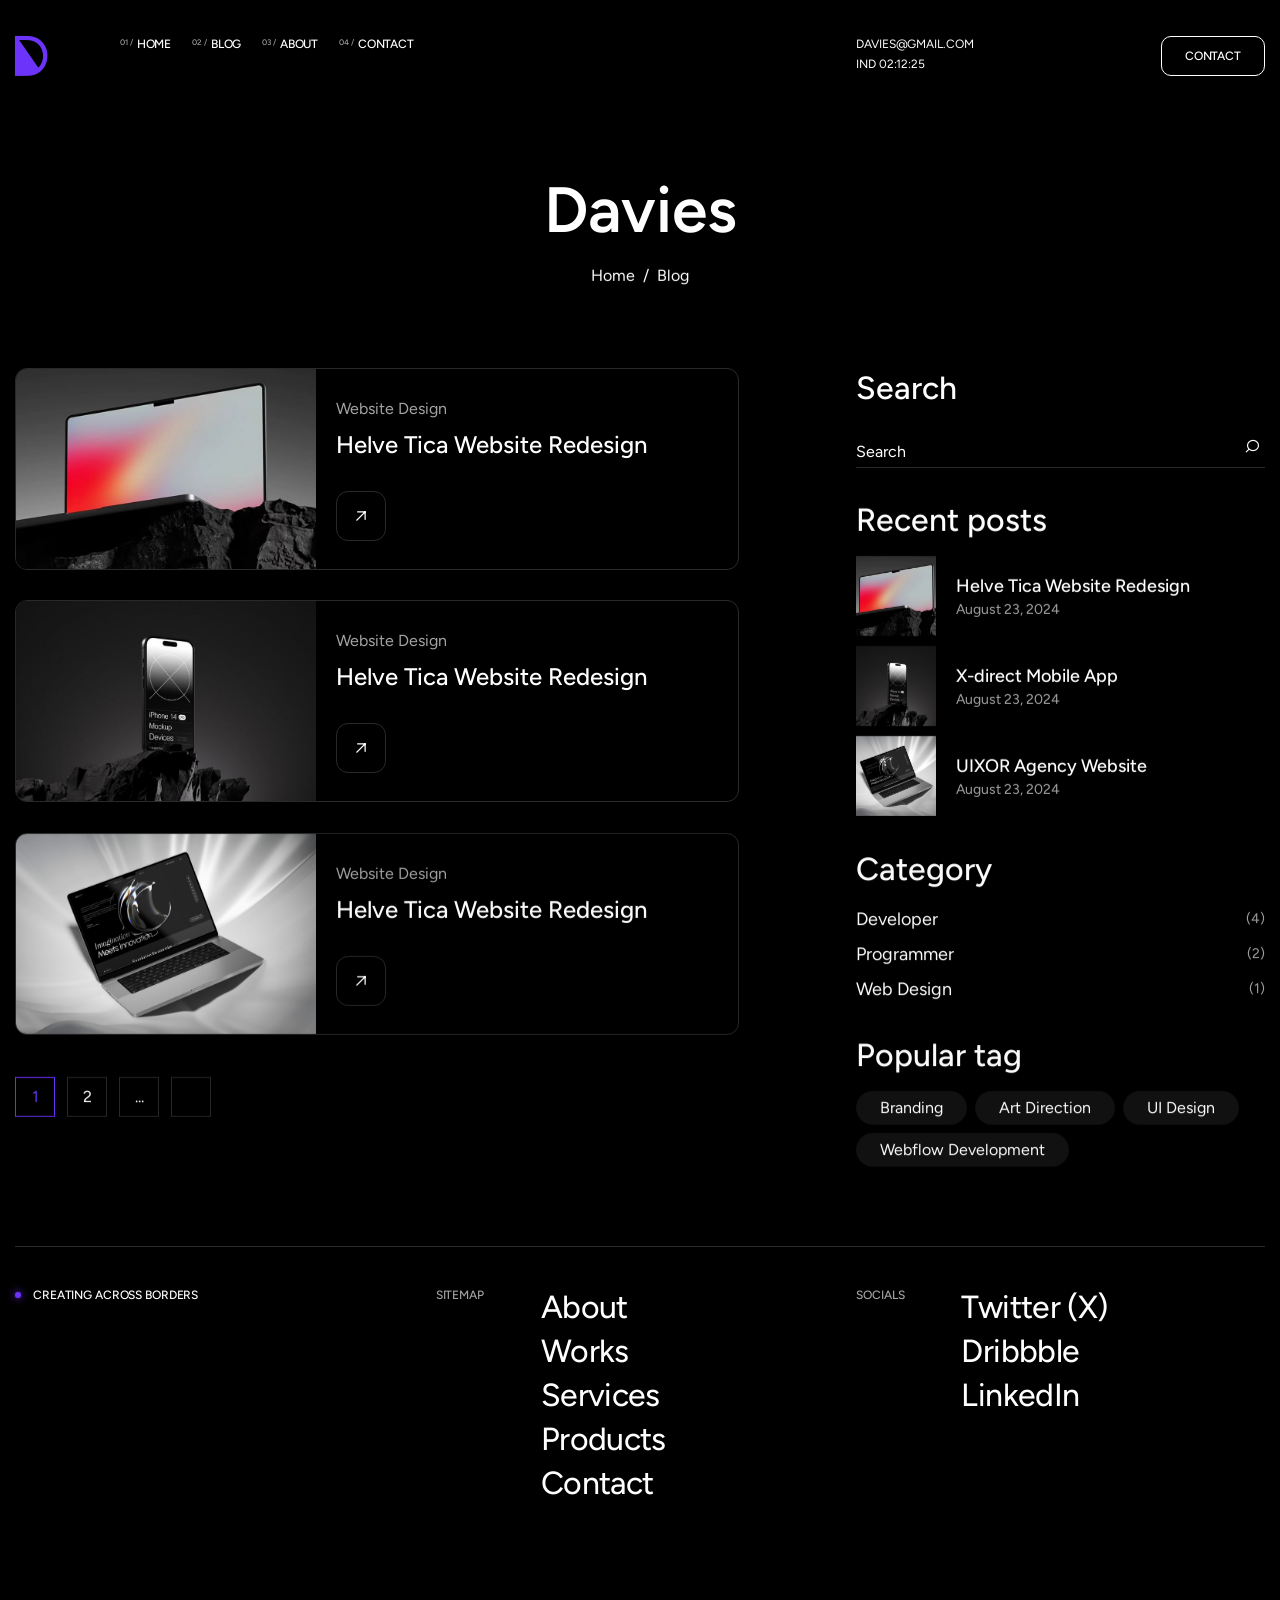
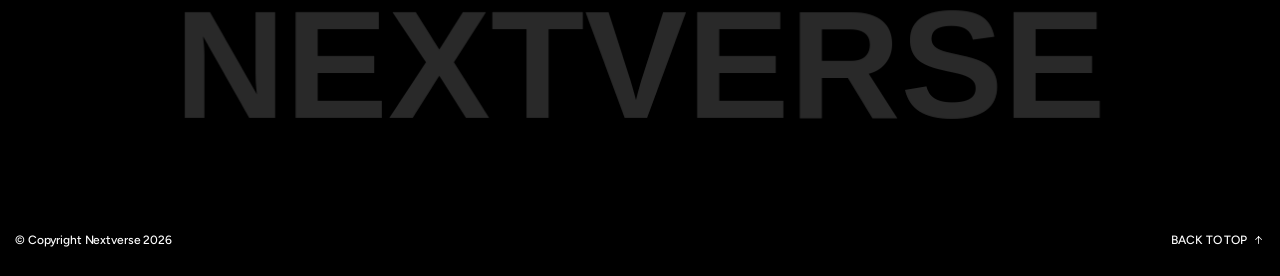
<file: blog-standard.html>
<!DOCTYPE html>

<!--[if IE 8]><html class="ie" xmlns="http://www.w3.org/1999/xhtml" xml:lang="en-US" lang="en-US"> <![endif]-->
<!--[if (gte IE 9)|!(IE)]><!-->
<html xmlns="http://www.w3.org/1999/xhtml" xml:lang="en-US" lang="en-US">
<!--<![endif]-->

<head>
    <meta charset="utf-8">
    <title>Davies - Personal Portfolio HTML Template</title>
    <meta name="author" content="themesflat.com">
    <meta name="viewport" content="width=device-width, initial-scale=1, maximum-scale=1">
    <meta name="description"
        content="Davies - Personal Portfolio is a sleek and modern HTML template designed for developers, designers, freelancers, and professionals who want to showcase their work online. Fully responsive, SEO-friendly, and easy to customize, it helps you create a strong personal brand and impress potential clients or employers.">

    <!-- font -->
    <link rel="stylesheet" href="assets/fonts/fonts.css">
    <link rel="stylesheet" href="assets/icon/icomoon/style.css">
    <!-- css -->
    <link rel="stylesheet" href="assets/css/bootstrap.min.css">
    <link rel="stylesheet" href="assets/css/swiper-bundle.min.css">
    <link rel="stylesheet" href="assets/css/animate.css">
    <link rel="stylesheet" href="assets/css/odometer.min.css">
    <link rel="stylesheet" type="text/css" href="assets/css/styles.css">

    <!-- Favicon and Touch Icons  -->
    <link rel="shortcut icon" href="assets/images/logo/favicon.svg">
    <link rel="apple-touch-icon-precomposed" href="assets/images/logo/favicon.svg">
</head>

<body class="counter-scroll">
    <canvas class="cursor-trail d-none d-xl-block" id="trail"></canvas>

    <!-- Scroll Top -->
    <button id="goTop">
        <span class="border-progress"></span>
        <span class="ic-wrap">
            <span class="icon icon-arrow-caret-right"></span>
        </span>
    </button>
    <!-- /Scroll Top -->

    <main id="wrapper">
        <!-- Header -->
        <header class="tf-header m-0">
            <div class="header-inner">
                <div class="container">
                    <div class="row">
                        <div class="col-6 col-md-1">
                            <a href="index.html" class="logo-site">
                                <i class="icon icon-davies-logo"></i>
                            </a>
                        </div>
                        <div class="col-7 d-none d-md-block">
                            <div class="box-navigation">
                                <ul class="nav-menu-main">
                                    <li class="menu-item"><a href="index.html" class="item-link link text-caption"><span>01 /</span>HOME</a></li>
                                    <li class="menu-item has-child">
                                        <a href="#" class="item-link link text-caption"><span>02 /</span>BLOG</a>
                                        <ul class="sub-menu">
                                            <li class="sub-menu-item"><a href="blog-standard.html" class="item-link link text-caption">BLOG
                                                    STANDARD</a></li>
                                            <li class="sub-menu-item"><a href="blog-two-columns.html" class="item-link link text-caption">BLOG GRID
                                                    2</a></li>
                                            <li class="sub-menu-item"><a href="blog-three-columns.html" class="item-link link text-caption">BLOG GRID
                                                    3</a></li>
                                        </ul>
                                    </li>
                                    <li class="menu-item"><a href="index.html" class="item-link link text-caption"><span>03
                                                /</span>ABOUT</a></li>
                                    <li class="menu-item"><a href="index.html" class="item-link link text-caption"><span>04
                                                /</span>CONTACT</a></li>
                                </ul>
                            </div>
                        </div>
                        <div class="col-3 col-md-2 d-none d-sm-block">
                            <div class="header-contact">
                                <a href="mailto:davies@gmail.com" class="link text-caption">DAVIES@GMAIL.COM</a>
                                <p class="text-caption">
                                    IND <span class="clock"></span>
                                </p>
                            </div>
                        </div>
                        <div class="col-6 col-sm-3 col-md-2 d-flex justify-content-end align-items-start">
                            <a href="#mobileMenu" data-bs-toggle="offcanvas" class="btn-mobile-menu text-caption link d-md-none">
                                <i class="icon icon-menu"></i>
                                MENU
                            </a>
                            <a href="index.html" class="tf-btn d-none d-md-flex">
                                <span class="text-caption">
                                    CONTACT
                                </span>
                            </a>
                        </div>
                    </div>
                </div>
            </div>
        </header>
        <!-- /Header -->
        <div class="section-page-title">
            <div class="container text-center">
                <h1 class="page-title fw-semibold effectFade fadeZoom">Davies</h1>
                <div class="breadcrumbs effectFade fadeUp">
                    <a href="index.html" class="link">Home</a>
                    <div>/</div>
                    <div>Blog</div>
                </div>
            </div>
        </div>
        <!-- Blog With Sidebar -->
        <section class="section-blog flat-spacing">
            <div class="container">
                <div class="row justify-content-between">
                    <div class="col-lg-7">
                        <div class="tf-grid-layout">
                            <div class="article-blog style-horizontal hover-img effectFade fadeUp no-div">
                                <a href="blog-single.html" class="blog-image img-style">
                                    <img loading="lazy" width="426" height="307" src="assets/images/blog/blog-1.jpg" alt="Image">
                                </a>
                                <div class="blog-content">
                                    <div class="infor">
                                        <p class="infor_sub text-white-64">
                                            Website Design
                                        </p>
                                        <h6>
                                            <a href="blog-single.html" class="link infor_name">
                                                Helve Tica Website Redesign
                                            </a>
                                        </h6>
                                    </div>
                                    <a href="blog-single.html" class="btn-action">
                                        <i class="icon icon-arrow-top-right"></i>
                                    </a>
                                </div>
                            </div>
                            <div class="article-blog style-horizontal hover-img effectFade fadeUp no-div">
                                <a href="blog-single.html" class="blog-image img-style">
                                    <img loading="lazy" width="426" height="307" src="assets/images/blog/blog-2.jpg" alt="Image">
                                </a>
                                <div class="blog-content">
                                    <div class="infor">
                                        <p class="infor_sub text-white-64">
                                            Website Design
                                        </p>
                                        <h6>
                                            <a href="blog-single.html" class="link infor_name">
                                                Helve Tica Website Redesign
                                            </a>
                                        </h6>
                                    </div>
                                    <a href="blog-single.html" class="btn-action">
                                        <i class="icon icon-arrow-top-right"></i>
                                    </a>
                                </div>
                            </div>
                            <div class="article-blog style-horizontal hover-img effectFade fadeUp no-div">
                                <a href="blog-single.html" class="blog-image img-style">
                                    <img loading="lazy" width="426" height="307" src="assets/images/blog/blog-3.jpg" alt="Image">
                                </a>
                                <div class="blog-content">
                                    <div class="infor">
                                        <p class="infor_sub text-white-64">
                                            Website Design
                                        </p>
                                        <h6>
                                            <a href="blog-single.html" class="link infor_name">
                                                Helve Tica Website Redesign
                                            </a>
                                        </h6>
                                    </div>
                                    <a href="blog-single.html" class="btn-action">
                                        <i class="icon icon-arrow-top-right"></i>
                                    </a>
                                </div>
                            </div>
                            <div class="wd-full effectFade fadeUp no-div">
                                <ul class="wg-pagination">
                                    <li>
                                        <a href="#" class="pagination-item active">1</a>
                                    </li>
                                    <li>
                                        <a href="#" class="pagination-item">2</a>
                                    </li>
                                    <li>
                                        <a href="#" class="pagination-item">...</a>
                                    </li>
                                    <li>
                                        <a href="#" class="pagination-item"><i class="icon icon-angle-right-solid"></i></a>
                                    </li>
                                </ul>
                            </div>
                        </div>
                    </div>
                    <div class="col-lg-4">
                        <div class="blog-sidebar m-lg-0">
                            <div class="sidebar-item effectFade fadeUp no-div">
                                <h5 class="sidebar-title">
                                    Search
                                </h5>
                                <form class="form-search">
                                    <fieldset class="text">
                                        <input type="text" placeholder="Search" class="" name="search" tabindex="0" value="" aria-required="true"
                                            required="">
                                    </fieldset>
                                    <button type="submit" class="link text-white">
                                        <i class="icon icon-search"></i>
                                    </button>
                                </form>
                            </div>
                            <div class="sidebar-item effectFade fadeUp no-div">
                                <h5 class="sidebar-title">
                                    Recent posts
                                </h5>
                                <div class="list-relatest-post">
                                    <div class="relatest-post-item">
                                        <div class="image">
                                            <img loading="lazy" width="80" height="80" src="assets/images/blog/blog-1.jpg" alt="Recenter">
                                        </div>
                                        <div class="content">
                                            <h6 class="title text-body-1">
                                                <a href="blog-single.html" class="link">
                                                    Helve Tica Website Redesign
                                                </a>
                                            </h6>
                                            <p class="time text-body-3 text-white-64">August 23, 2024</p>
                                        </div>
                                    </div>
                                    <div class="relatest-post-item">
                                        <div class="image">
                                            <img loading="lazy" width="80" height="80" src="assets/images/blog/blog-2.jpg" alt="Recenter">
                                        </div>
                                        <div class="content">
                                            <h6 class="title text-body-1">
                                                <a href="blog-single.html" class="link">
                                                    X-direct Mobile App
                                                </a>
                                            </h6>
                                            <p class="time text-body-3 text-white-64">August 23, 2024</p>
                                        </div>
                                    </div>
                                    <div class="relatest-post-item">
                                        <div class="image">
                                            <img loading="lazy" width="80" height="80" src="assets/images/blog/blog-3.jpg" alt="Recenter">
                                        </div>
                                        <div class="content">
                                            <h6 class="title text-body-1">
                                                <a href="blog-single.html" class="link">
                                                    UIXOR Agency Website
                                                </a>
                                            </h6>
                                            <p class="time text-body-3 text-white-64">August 23, 2024</p>
                                        </div>
                                    </div>
                                </div>
                            </div>
                            <div class="sidebar-item effectFade fadeUp no-div">
                                <h5 class="sidebar-title">
                                    Category
                                </h5>
                                <div class="sidebar-categories">
                                    <div class="item">
                                        <a href="#" class="text-body-1 link">Developer</a>
                                        <span class="text-body-3 text-white-64">(4)</span>
                                    </div>
                                    <div class="item">
                                        <a href="#" class="text-body-1 link">Programmer</a>
                                        <span class="text-body-3 text-white-64">(2)</span>
                                    </div>
                                    <div class="item">
                                        <a href="#" class="text-body-1 link">Web Design</a>
                                        <span class="text-body-3 text-white-64">(1)</span>
                                    </div>
                                </div>
                            </div>
                            <div class="sidebar-item effectFade fadeUp no-div">
                                <h5 class="sidebar-title">
                                    Popular tag
                                </h5>
                                <ul class="list-tags">
                                    <li><a class="text-body-2" href="#">Branding</a></li>
                                    <li><a class="text-body-2" href="#">Art Direction</a></li>
                                    <li><a class="text-body-2" href="#">UI Design</a></li>
                                    <li><a class="text-body-2" href="#">Webflow Development</a></li>
                                </ul>
                            </div>
                        </div>
                    </div>
                </div>
            </div>
        </section>
        <!-- /Blog With Sidebar -->
      <!-- Footer -->
      <footer class="tf-footer">
        <div class="container">
          <div class="br-line"></div>
        </div>
        <div class="footer-inner">
          <div class="container">
            <div class="row">
              <div class="col-md-4">
                <p class="title text-has-dot text-caption fw-medium mb-md-0">
                  <span class="br-dot"></span>
                  CREATING ACROSS BORDERS
                </p>
              </div>
              <div class="col-6 col-sm-2 col-md-1">
                <p class="footer-heading text-caption fw-medium text-white-64">
                  SITEMAP
                </p>
              </div>
              <div class="col-6 col-sm-4 col-md-3">
                <ul class="footer-menu-list mb-sm-0">
                  <li>
                    <a href="about.html" class="link letter-space--2 h5"
                      >About</a
                    >
                  </li>
                  <li>
                    <a href="works.html" class="link letter-space--2 h5"
                      >Works</a
                    >
                  </li>
                  <li>
                    <a href="services.html" class="link letter-space--2 h5"
                      >Services</a
                    >
                  </li>
                  <li>
                    <a href="products.html" class="link letter-space--2 h5"
                      >Products</a
                    >
                  </li>
                  <li>
                    <a href="contact.html" class="link letter-space--2 h5"
                      >Contact</a
                    >
                  </li>
                </ul>
              </div>
              <div class="col-6 col-sm-2 col-md-1">
                <p class="footer-heading text-caption fw-medium text-white-64">
                  SOCIALS
                </p>
              </div>
              <div class="col-6 col-sm-4 col-md-3">
                <ul class="footer-menu-list mb-0">
                  <li>
                    <a href="#" class="link letter-space--2 h5">Twitter (X)</a>
                  </li>
                  <li>
                    <a href="#" class="link letter-space--2 h5">Dribbble</a>
                  </li>
                  <li>
                    <a href="#" class="link letter-space--2 h5">LinkedIn</a>
                  </li>
                </ul>
              </div>
            </div>
          </div>
        </div>
        <div class="footer-bottom">
          <div class="container">
            <div class="img-agency">
              <svg class="effectFade fadeZoom" style="width: 100%; height: auto;" viewBox="0 0 1296 279" fill="none" xmlns="http://www.w3.org/2000/svg">
                <text x="50%" y="50%" dominant-baseline="middle" text-anchor="middle" font-family="'Instrument Sans', sans-serif" font-size="160" font-weight="550" letter-spacing="normal" fill="#2a2a2a">NEXTVERSE</text>
              </svg>
            </div>
            <div class="bottom">
              <p class="text-nocopy text-caption fw-medium letter-space--1">
                © Copyright Nextverse 2026
              </p>
              <a
                href="#"
                class="action-go-top tf-link-icon link text-caption fw-medium letter-space--1"
              >
                BACK TO TOP
                <i class="icon icon-arrow-long-right"></i>
              </a>
            </div>
          </div>
        </div>
      </footer>
      <!-- /Footer -->
    </main>
    <!-- Mobile Menu -->
    <div class="offcanvas offcanvas-bottom offcanvas-menu" id="mobileMenu">
        <div class="offcanvas-content">
            <div class="container h-100">
                <div class="offcanvas-content_wrapin">
                    <div class="canvas_head">
                        <a href="index.html" class="logo-site">
                            <i class="icon icon-davies-logo"></i>
                        </a>
                        <a href="#" data-bs-dismiss="offcanvas" class="btn-mobile-menu text-caption link">
                            <i class="icon icon-close"></i>
                            CLOSE
                        </a>
                    </div>
                    <div class="canvas_center">
                        <ul class="nav-ul-mb">
                            <li>
                                <div class="item">
                                    <a href="index.html" class="mb-menu-link text-display-1">
                                        <span class="text">Home</span>
                                        <div class="infiniteSlide_text_main">
                                            <div class="infiniteSlide infiniteSlide_text" data-clone="5">
                                                <p class="text-body-2 letter-space--1">
                                                    <span class="text-primary">//</span> View Home
                                                </p>
                                                <p class="text-body-2 letter-space--1">
                                                    <span class="text-primary">//</span> View Home
                                                </p>
                                                <p class="text-body-2 letter-space--1">
                                                    <span class="text-primary">//</span> View Home
                                                </p>
                                            </div>
                                        </div>
                                    </a>
                                </div>
                            </li>
                            <li>
                                <div class="item">
                                    <div class="has-sub-menu">
                                        <a href="#dropdown-menu-1" class="mb-menu-link text-display-1 collapsed" data-bs-toggle="collapse"
                                            aria-expanded="false" aria-controls="dropdown-menu-1">
                                            <span class="text">Blog</span>
                                            <div class="infiniteSlide_text_main">
                                                <div class="infiniteSlide infiniteSlide_text" data-clone="5">
                                                    <p class="text-body-2 letter-space--1">
                                                        <span class="text-primary">//</span> View Blog
                                                    </p>
                                                    <p class="text-body-2 letter-space--1">
                                                        <span class="text-primary">//</span> View Blog
                                                    </p>
                                                    <p class="text-body-2 letter-space--1">
                                                        <span class="text-primary">//</span> View Blog
                                                    </p>
                                                </div>
                                            </div>
                                        </a>
                                        <div id="dropdown-menu-1" class="collapse">
                                            <ul class="sub-nav-menu">
                                                <li><a href="blog-standard.html" class="sub-nav-link">Blog Standard</a></li>
                                                <li><a href="blog-two-columns.html" class="sub-nav-link">Blog Grid 2</a></li>
                                                <li><a href="blog-three-columns.html" class="sub-nav-link">Blog Grid 3</a></li>
                                            </ul>
                                        </div>
                                    </div>
                                </div>
                            </li>
                            <li>
                                <div class="item">
                                    <a href="index.html" class="mb-menu-link text-display-1">
                                        <span class="text">About</span>
                                        <div class="infiniteSlide_text_main">
                                            <div class="infiniteSlide infiniteSlide_text" data-clone="5">
                                                <p class="text-body-2 letter-space--1">
                                                    <span class="text-primary">//</span> View About
                                                </p>
                                                <p class="text-body-2 letter-space--1">
                                                    <span class="text-primary">//</span> View About
                                                </p>
                                                <p class="text-body-2 letter-space--1">
                                                    <span class="text-primary">//</span> View About
                                                </p>
                                            </div>
                                        </div>
                                    </a>
                                </div>
                            </li>
                            <li>
                              <div class="item">
                                <a
                                  href="products.html"
                                  class="mb-menu-link text-display-1"
                                >
                                  <span class="text">Products</span>
                                  <div class="infiniteSlide_text_main">
                                    <div
                                      class="infiniteSlide infiniteSlide_text"
                                      data-clone="5"
                                    >
                                      <p class="text-body-2 letter-space--1">
                                        <span class="text-primary">//</span> View Products
                                      </p>
                                      <p class="text-body-2 letter-space--1">
                                        <span class="text-primary">//</span> View Products
                                      </p>
                                      <p class="text-body-2 letter-space--1">
                                        <span class="text-primary">//</span> View Products
                                      </p>
                                    </div>
                                  </div>
                                </a>
                              </div>
                            </li>
                            <li>
                                <div class="item">
                                    <a href="index.html" class="mb-menu-link text-display-1">
                                        <span class="text">Contact</span>
                                        <div class="infiniteSlide_text_main">
                                            <div class="infiniteSlide infiniteSlide_text" data-clone="5">
                                                <p class="text-body-2 letter-space--1">
                                                    <span class="text-primary">//</span> View Contact
                                                </p>
                                                <p class="text-body-2 letter-space--1">
                                                    <span class="text-primary">//</span> View Contact
                                                </p>
                                                <p class="text-body-2 letter-space--1">
                                                    <span class="text-primary">//</span> View Contact
                                                </p>
                                            </div>
                                        </div>
                                    </a>
                                </div>
                            </li>
                        </ul>
                    </div>
                    <div class="canvas_foot">
                        <div class="left">
                            <a href="mailto:davies@gmail.com" class="link text-caption">DAVIES@GMAIL.COM</a>
                            <p class="text-caption">
                                IND <span class="clock"></span>
                            </p>
                        </div>
                        <div class="right">
                            <a href="#" class="tf-link-icon text-caption link">
                                <i class="icon icon-arrow-top-right"></i>
                                TWITTER (X)
                            </a>
                            <a href="#" class="tf-link-icon text-caption link">
                                <i class="icon icon-arrow-top-right"></i>
                                DRIBBBLE
                            </a>
                            <a href="#" class="tf-link-icon text-caption link">
                                <i class="icon icon-arrow-top-right"></i>
                                LINKEDIN
                            </a>
                        </div>
                    </div>
                </div>
            </div>
        </div>
    </div>
    <!-- /Mobile Menu -->

    <!-- Javascript -->
    <script src="assets/js/bootstrap.min.js"></script>
    <script src="assets/js/jquery.min.js"></script>
    <script src="assets/js/swiper-bundle.min.js"></script>
    <script src="assets/js/carousel.js"></script>

    <script src="assets/js/infinityslide.js"></script>
    <script src="assets/js/ScrollSmooth.js"></script>
    <script src="assets/js/gsap.min.js"></script>
    <script src="assets/js/gsapAnimation.js"></script>
    <script src="assets/js/SplitText.min.js"></script>
    <script src="assets/js/ScrollTrigger.min.js"></script>
    <script src="assets/js/odometer.min.js"></script>
    <script src="assets/js/jquery.nice-select.min.js"></script>
    <script src="assets/js/main.js"></script>
</body>

</html>
</file>
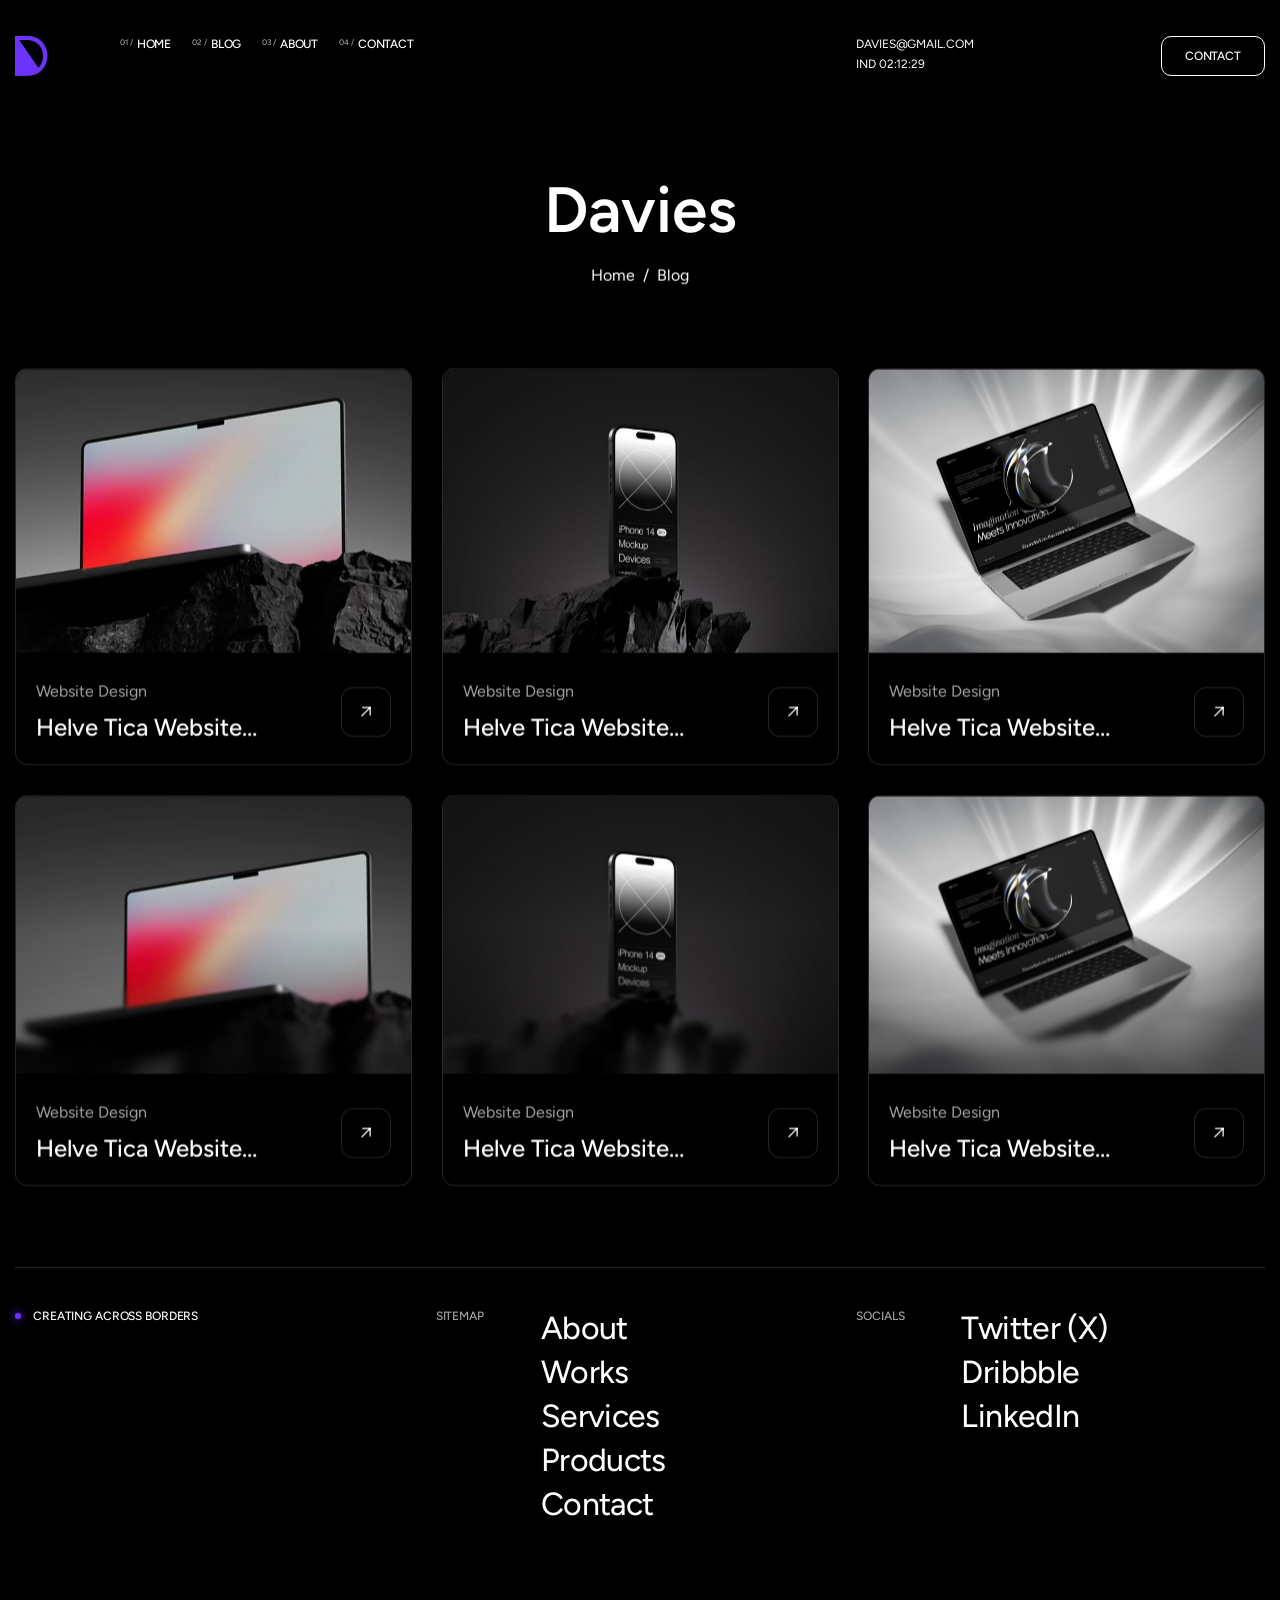
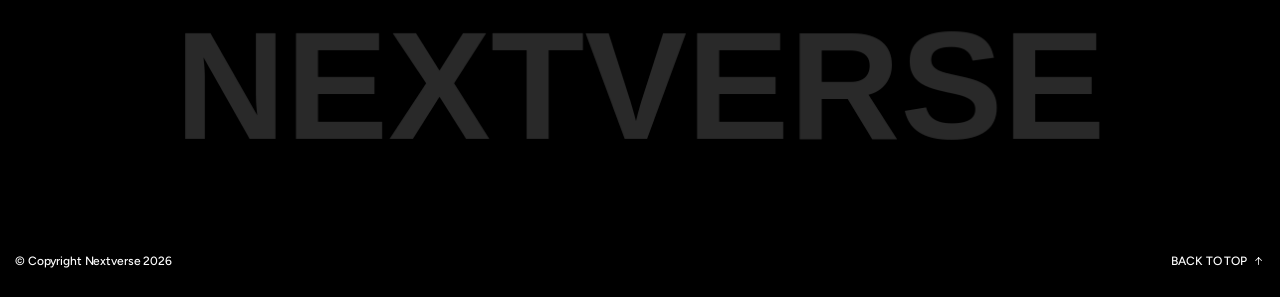
<file: blog-three-columns.html>
<!DOCTYPE html>

<!--[if IE 8]><html class="ie" xmlns="http://www.w3.org/1999/xhtml" xml:lang="en-US" lang="en-US"> <![endif]-->
<!--[if (gte IE 9)|!(IE)]><!-->
<html xmlns="http://www.w3.org/1999/xhtml" xml:lang="en-US" lang="en-US">
<!--<![endif]-->

<head>
    <meta charset="utf-8">
    <title>Davies - Personal Portfolio HTML Template</title>
    <meta name="author" content="themesflat.com">
    <meta name="viewport" content="width=device-width, initial-scale=1, maximum-scale=1">
    <meta name="description"
        content="Davies - Personal Portfolio is a sleek and modern HTML template designed for developers, designers, freelancers, and professionals who want to showcase their work online. Fully responsive, SEO-friendly, and easy to customize, it helps you create a strong personal brand and impress potential clients or employers.">

    <!-- font -->
    <link rel="stylesheet" href="assets/fonts/fonts.css">
    <link rel="stylesheet" href="assets/icon/icomoon/style.css">
    <!-- css -->
    <link rel="stylesheet" href="assets/css/bootstrap.min.css">
    <link rel="stylesheet" href="assets/css/swiper-bundle.min.css">
    <link rel="stylesheet" href="assets/css/animate.css">
    <link rel="stylesheet" href="assets/css/odometer.min.css">
    <link rel="stylesheet" type="text/css" href="assets/css/styles.css">

    <!-- Favicon and Touch Icons  -->
    <link rel="shortcut icon" href="assets/images/logo/favicon.svg">
    <link rel="apple-touch-icon-precomposed" href="assets/images/logo/favicon.svg">
</head>

<body class="counter-scroll">
    <canvas class="cursor-trail d-none d-xl-block" id="trail"></canvas>

    <!-- Scroll Top -->
    <button id="goTop">
        <span class="border-progress"></span>
        <span class="ic-wrap">
            <span class="icon icon-arrow-caret-right"></span>
        </span>
    </button>
    <!-- /Scroll Top -->

    <main id="wrapper">
        <!-- Header -->
        <header class="tf-header m-0">
            <div class="header-inner">
                <div class="container">
                    <div class="row">
                        <div class="col-6 col-md-1">
                            <a href="index.html" class="logo-site">
                                <i class="icon icon-davies-logo"></i>
                            </a>
                        </div>
                        <div class="col-7 d-none d-md-block">
                            <div class="box-navigation">
                                <ul class="nav-menu-main">
                                    <li class="menu-item"><a href="index.html" class="item-link link text-caption"><span>01 /</span>HOME</a></li>
                                    <li class="menu-item has-child">
                                        <a href="#" class="item-link link text-caption"><span>02 /</span>BLOG</a>
                                        <ul class="sub-menu">
                                            <li class="sub-menu-item"><a href="blog-standard.html" class="item-link link text-caption">BLOG
                                                    STANDARD</a></li>
                                            <li class="sub-menu-item"><a href="blog-two-columns.html" class="item-link link text-caption">BLOG GRID
                                                    2</a></li>
                                            <li class="sub-menu-item"><a href="blog-three-columns.html" class="item-link link text-caption">BLOG GRID
                                                    3</a></li>
                                        </ul>
                                    </li>
                                    <li class="menu-item"><a href="index.html" class="item-link link text-caption"><span>03
                                                /</span>ABOUT</a></li>
                                    <li class="menu-item"><a href="index.html" class="item-link link text-caption"><span>04
                                                /</span>CONTACT</a></li>
                                </ul>
                            </div>
                        </div>
                        <div class="col-3 col-md-2 d-none d-sm-block">
                            <div class="header-contact">
                                <a href="mailto:davies@gmail.com" class="link text-caption">DAVIES@GMAIL.COM</a>
                                <p class="text-caption">
                                    IND <span class="clock"></span>
                                </p>
                            </div>
                        </div>
                        <div class="col-6 col-sm-3 col-md-2 d-flex justify-content-end align-items-start">
                            <a href="#mobileMenu" data-bs-toggle="offcanvas" class="btn-mobile-menu text-caption link d-md-none">
                                <i class="icon icon-menu"></i>
                                MENU
                            </a>
                            <a href="index.html" class="tf-btn d-none d-md-flex">
                                <span class="text-caption">
                                    CONTACT
                                </span>
                            </a>
                        </div>
                    </div>
                </div>
            </div>
        </header>
        <!-- /Header -->
        <div class="section-page-title">
            <div class="container text-center">
                <h1 class="page-title fw-semibold effectFade fadeZoom">Davies</h1>
                <div class="breadcrumbs effectFade fadeUp">
                    <a href="index.html" class="link">Home</a>
                    <div>/</div>
                    <div>Blog</div>
                </div>
            </div>
        </div>
        <!-- Blog Grid 3 -->
        <section class="section-blog flat-spacing">
            <div class="container">
                <div class="tf-grid-layout sm-col-2 xl-col-3">
                    <div class="article-blog hover-img effectFade fadeUp no-div">
                        <a href="blog-single.html" class="blog-image img-style">
                            <img loading="lazy" width="426" height="307" src="assets/images/blog/blog-1.jpg" alt="Image">
                        </a>
                        <div class="blog-content">
                            <div class="infor">
                                <p class="infor_sub text-white-64">
                                    Website Design
                                </p>
                                <h6>
                                    <a href="blog-single.html" class="link infor_name">
                                        Helve Tica Website Redesign
                                    </a>
                                </h6>
                            </div>
                            <a href="blog-single.html" class="btn-action">
                                <i class="icon icon-arrow-top-right"></i>
                            </a>
                        </div>
                    </div>
                    <div class="article-blog hover-img effectFade fadeUp no-div">
                        <a href="blog-single.html" class="blog-image img-style">
                            <img loading="lazy" width="426" height="307" src="assets/images/blog/blog-2.jpg" alt="Image">
                        </a>
                        <div class="blog-content">
                            <div class="infor">
                                <p class="infor_sub text-white-64">
                                    Website Design
                                </p>
                                <h6>
                                    <a href="blog-single.html" class="link infor_name">
                                        Helve Tica Website Redesign
                                    </a>
                                </h6>
                            </div>
                            <a href="blog-single.html" class="btn-action">
                                <i class="icon icon-arrow-top-right"></i>
                            </a>
                        </div>
                    </div>
                    <div class="article-blog hover-img effectFade fadeUp no-div">
                        <a href="blog-single.html" class="blog-image img-style">
                            <img loading="lazy" width="426" height="307" src="assets/images/blog/blog-3.jpg" alt="Image">
                        </a>
                        <div class="blog-content">
                            <div class="infor">
                                <p class="infor_sub text-white-64">
                                    Website Design
                                </p>
                                <h6>
                                    <a href="blog-single.html" class="link infor_name">
                                        Helve Tica Website Redesign
                                    </a>
                                </h6>
                            </div>
                            <a href="blog-single.html" class="btn-action">
                                <i class="icon icon-arrow-top-right"></i>
                            </a>
                        </div>
                    </div>

                    <div class="article-blog hover-img effectFade fadeUp no-div">
                        <a href="blog-single.html" class="blog-image img-style">
                            <img loading="lazy" width="426" height="307" src="assets/images/blog/blog-4.jpg" alt="Image">
                        </a>
                        <div class="blog-content">
                            <div class="infor">
                                <p class="infor_sub text-white-64">
                                    Website Design
                                </p>
                                <h6>
                                    <a href="blog-single.html" class="link infor_name">
                                        Helve Tica Website Redesign
                                    </a>
                                </h6>
                            </div>
                            <a href="blog-single.html" class="btn-action">
                                <i class="icon icon-arrow-top-right"></i>
                            </a>
                        </div>
                    </div>
                    <div class="article-blog hover-img effectFade fadeUp no-div">
                        <a href="blog-single.html" class="blog-image img-style">
                            <img loading="lazy" width="426" height="307" src="assets/images/blog/blog-5.jpg" alt="Image">
                        </a>
                        <div class="blog-content">
                            <div class="infor">
                                <p class="infor_sub text-white-64">
                                    Website Design
                                </p>
                                <h6>
                                    <a href="blog-single.html" class="link infor_name">
                                        Helve Tica Website Redesign
                                    </a>
                                </h6>
                            </div>
                            <a href="blog-single.html" class="btn-action">
                                <i class="icon icon-arrow-top-right"></i>
                            </a>
                        </div>
                    </div>
                    <div class="article-blog hover-img effectFade fadeUp no-div">
                        <a href="blog-single.html" class="blog-image img-style">
                            <img loading="lazy" width="426" height="307" src="assets/images/blog/blog-6.jpg" alt="Image">
                        </a>
                        <div class="blog-content">
                            <div class="infor">
                                <p class="infor_sub text-white-64">
                                    Website Design
                                </p>
                                <h6>
                                    <a href="blog-single.html" class="link infor_name">
                                        Helve Tica Website Redesign
                                    </a>
                                </h6>
                            </div>
                            <a href="blog-single.html" class="btn-action">
                                <i class="icon icon-arrow-top-right"></i>
                            </a>
                        </div>
                    </div>
                </div>
            </div>
        </section>
        <!-- /Blog Grid 3 -->
      <!-- Footer -->
      <footer class="tf-footer">
        <div class="container">
          <div class="br-line"></div>
        </div>
        <div class="footer-inner">
          <div class="container">
            <div class="row">
              <div class="col-md-4">
                <p class="title text-has-dot text-caption fw-medium mb-md-0">
                  <span class="br-dot"></span>
                  CREATING ACROSS BORDERS
                </p>
              </div>
              <div class="col-6 col-sm-2 col-md-1">
                <p class="footer-heading text-caption fw-medium text-white-64">
                  SITEMAP
                </p>
              </div>
              <div class="col-6 col-sm-4 col-md-3">
                <ul class="footer-menu-list mb-sm-0">
                  <li>
                    <a href="about.html" class="link letter-space--2 h5"
                      >About</a
                    >
                  </li>
                  <li>
                    <a href="works.html" class="link letter-space--2 h5"
                      >Works</a
                    >
                  </li>
                  <li>
                    <a href="services.html" class="link letter-space--2 h5"
                      >Services</a
                    >
                  </li>
                  <li>
                    <a href="products.html" class="link letter-space--2 h5"
                      >Products</a
                    >
                  </li>
                  <li>
                    <a href="contact.html" class="link letter-space--2 h5"
                      >Contact</a
                    >
                  </li>
                </ul>
              </div>
              <div class="col-6 col-sm-2 col-md-1">
                <p class="footer-heading text-caption fw-medium text-white-64">
                  SOCIALS
                </p>
              </div>
              <div class="col-6 col-sm-4 col-md-3">
                <ul class="footer-menu-list mb-0">
                  <li>
                    <a href="#" class="link letter-space--2 h5">Twitter (X)</a>
                  </li>
                  <li>
                    <a href="#" class="link letter-space--2 h5">Dribbble</a>
                  </li>
                  <li>
                    <a href="#" class="link letter-space--2 h5">LinkedIn</a>
                  </li>
                </ul>
              </div>
            </div>
          </div>
        </div>
        <div class="footer-bottom">
          <div class="container">
            <div class="img-agency">
              <svg class="effectFade fadeZoom" style="width: 100%; height: auto;" viewBox="0 0 1296 279" fill="none" xmlns="http://www.w3.org/2000/svg">
                <text x="50%" y="50%" dominant-baseline="middle" text-anchor="middle" font-family="'Instrument Sans', sans-serif" font-size="160" font-weight="550" letter-spacing="normal" fill="#2a2a2a">NEXTVERSE</text>
              </svg>
            </div>
            <div class="bottom">
              <p class="text-nocopy text-caption fw-medium letter-space--1">
                © Copyright Nextverse 2026
              </p>
              <a
                href="#"
                class="action-go-top tf-link-icon link text-caption fw-medium letter-space--1"
              >
                BACK TO TOP
                <i class="icon icon-arrow-long-right"></i>
              </a>
            </div>
          </div>
        </div>
      </footer>
      <!-- /Footer -->
    </main>
    <!-- Mobile Menu -->
    <div class="offcanvas offcanvas-bottom offcanvas-menu" id="mobileMenu">
        <div class="offcanvas-content">
            <div class="container h-100">
                <div class="offcanvas-content_wrapin">
                    <div class="canvas_head">
                        <a href="index.html" class="logo-site">
                            <i class="icon icon-davies-logo"></i>
                        </a>
                        <a href="#" data-bs-dismiss="offcanvas" class="btn-mobile-menu text-caption link">
                            <i class="icon icon-close"></i>
                            CLOSE
                        </a>
                    </div>
                    <div class="canvas_center">
                        <ul class="nav-ul-mb">
                            <li>
                                <div class="item">
                                    <a href="index.html" class="mb-menu-link text-display-1">
                                        <span class="text">Home</span>
                                        <div class="infiniteSlide_text_main">
                                            <div class="infiniteSlide infiniteSlide_text" data-clone="5">
                                                <p class="text-body-2 letter-space--1">
                                                    <span class="text-primary">//</span> View Home
                                                </p>
                                                <p class="text-body-2 letter-space--1">
                                                    <span class="text-primary">//</span> View Home
                                                </p>
                                                <p class="text-body-2 letter-space--1">
                                                    <span class="text-primary">//</span> View Home
                                                </p>
                                            </div>
                                        </div>
                                    </a>
                                </div>
                            </li>
                            <li>
                                <div class="item">
                                    <div class="has-sub-menu">
                                        <a href="#dropdown-menu-1" class="mb-menu-link text-display-1 collapsed" data-bs-toggle="collapse"
                                            aria-expanded="false" aria-controls="dropdown-menu-1">
                                            <span class="text">Blog</span>
                                            <div class="infiniteSlide_text_main">
                                                <div class="infiniteSlide infiniteSlide_text" data-clone="5">
                                                    <p class="text-body-2 letter-space--1">
                                                        <span class="text-primary">//</span> View Blog
                                                    </p>
                                                    <p class="text-body-2 letter-space--1">
                                                        <span class="text-primary">//</span> View Blog
                                                    </p>
                                                    <p class="text-body-2 letter-space--1">
                                                        <span class="text-primary">//</span> View Blog
                                                    </p>
                                                </div>
                                            </div>
                                        </a>
                                        <div id="dropdown-menu-1" class="collapse">
                                            <ul class="sub-nav-menu">
                                                <li><a href="blog-standard.html" class="sub-nav-link">Blog Standard</a></li>
                                                <li><a href="blog-two-columns.html" class="sub-nav-link">Blog Grid 2</a></li>
                                                <li><a href="blog-three-columns.html" class="sub-nav-link">Blog Grid 3</a></li>
                                            </ul>
                                        </div>
                                    </div>
                                </div>
                            </li>
                            <li>
                                <div class="item">
                                    <a href="index.html" class="mb-menu-link text-display-1">
                                        <span class="text">About</span>
                                        <div class="infiniteSlide_text_main">
                                            <div class="infiniteSlide infiniteSlide_text" data-clone="5">
                                                <p class="text-body-2 letter-space--1">
                                                    <span class="text-primary">//</span> View About
                                                </p>
                                                <p class="text-body-2 letter-space--1">
                                                    <span class="text-primary">//</span> View About
                                                </p>
                                                <p class="text-body-2 letter-space--1">
                                                    <span class="text-primary">//</span> View About
                                                </p>
                                            </div>
                                        </div>
                                    </a>
                                </div>
                            </li>
                            <li>
                              <div class="item">
                                <a
                                  href="products.html"
                                  class="mb-menu-link text-display-1"
                                >
                                  <span class="text">Products</span>
                                  <div class="infiniteSlide_text_main">
                                    <div
                                      class="infiniteSlide infiniteSlide_text"
                                      data-clone="5"
                                    >
                                      <p class="text-body-2 letter-space--1">
                                        <span class="text-primary">//</span> View Products
                                      </p>
                                      <p class="text-body-2 letter-space--1">
                                        <span class="text-primary">//</span> View Products
                                      </p>
                                      <p class="text-body-2 letter-space--1">
                                        <span class="text-primary">//</span> View Products
                                      </p>
                                    </div>
                                  </div>
                                </a>
                              </div>
                            </li>
                            <li>
                                <div class="item">
                                    <a href="index.html" class="mb-menu-link text-display-1">
                                        <span class="text">Contact</span>
                                        <div class="infiniteSlide_text_main">
                                            <div class="infiniteSlide infiniteSlide_text" data-clone="5">
                                                <p class="text-body-2 letter-space--1">
                                                    <span class="text-primary">//</span> View Contact
                                                </p>
                                                <p class="text-body-2 letter-space--1">
                                                    <span class="text-primary">//</span> View Contact
                                                </p>
                                                <p class="text-body-2 letter-space--1">
                                                    <span class="text-primary">//</span> View Contact
                                                </p>
                                            </div>
                                        </div>
                                    </a>
                                </div>
                            </li>
                        </ul>
                    </div>
                    <div class="canvas_foot">
                        <div class="left">
                            <a href="mailto:davies@gmail.com" class="link text-caption">DAVIES@GMAIL.COM</a>
                            <p class="text-caption">
                                IND <span class="clock"></span>
                            </p>
                        </div>
                        <div class="right">
                            <a href="#" class="tf-link-icon text-caption link">
                                <i class="icon icon-arrow-top-right"></i>
                                TWITTER (X)
                            </a>
                            <a href="#" class="tf-link-icon text-caption link">
                                <i class="icon icon-arrow-top-right"></i>
                                DRIBBBLE
                            </a>
                            <a href="#" class="tf-link-icon text-caption link">
                                <i class="icon icon-arrow-top-right"></i>
                                LINKEDIN
                            </a>
                        </div>
                    </div>
                </div>
            </div>
        </div>
    </div>
    <!-- /Mobile Menu -->

    <!-- Javascript -->
    <script src="assets/js/bootstrap.min.js"></script>
    <script src="assets/js/jquery.min.js"></script>
    <script src="assets/js/swiper-bundle.min.js"></script>
    <script src="assets/js/carousel.js"></script>

    <script src="assets/js/infinityslide.js"></script>
    <script src="assets/js/ScrollSmooth.js"></script>
    <script src="assets/js/gsap.min.js"></script>
    <script src="assets/js/gsapAnimation.js"></script>
    <script src="assets/js/SplitText.min.js"></script>
    <script src="assets/js/ScrollTrigger.min.js"></script>
    <script src="assets/js/odometer.min.js"></script>
    <script src="assets/js/jquery.nice-select.min.js"></script>
    <script src="assets/js/main.js"></script>
</body>

</html>
</file>
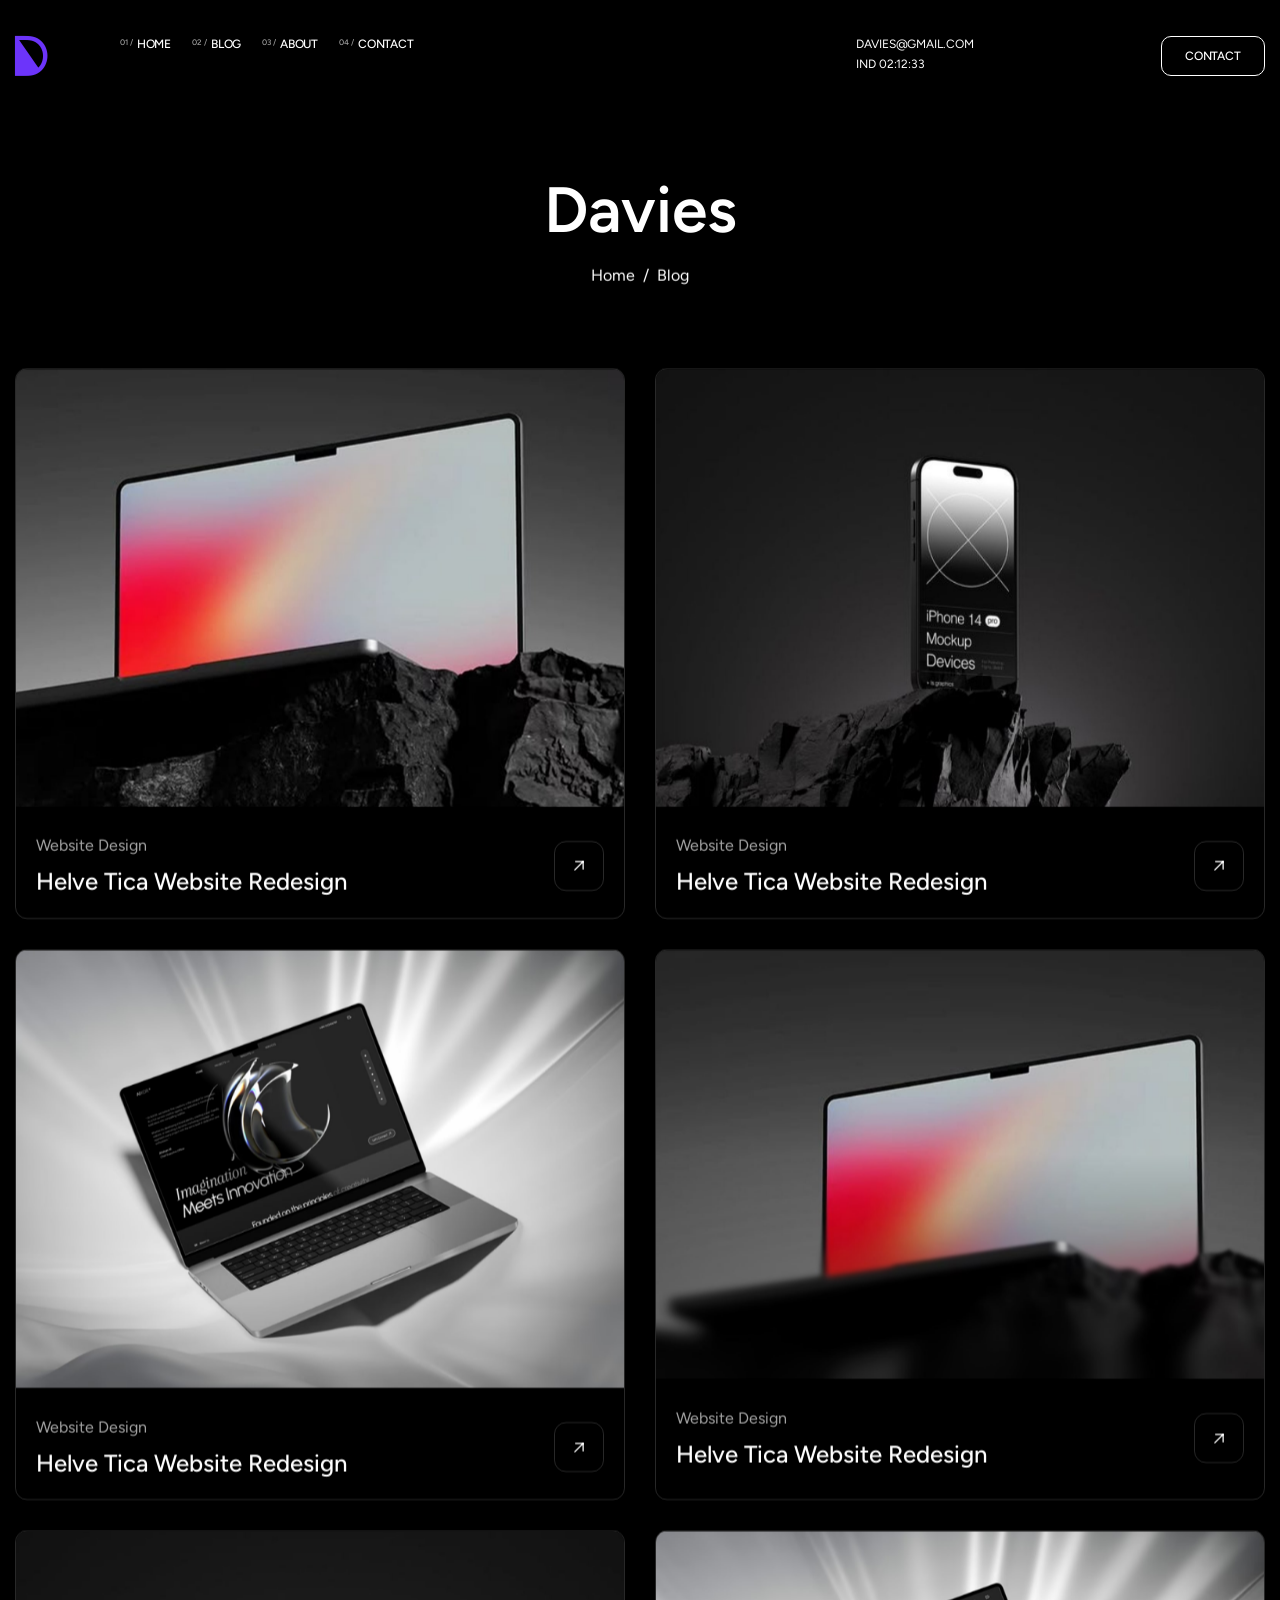
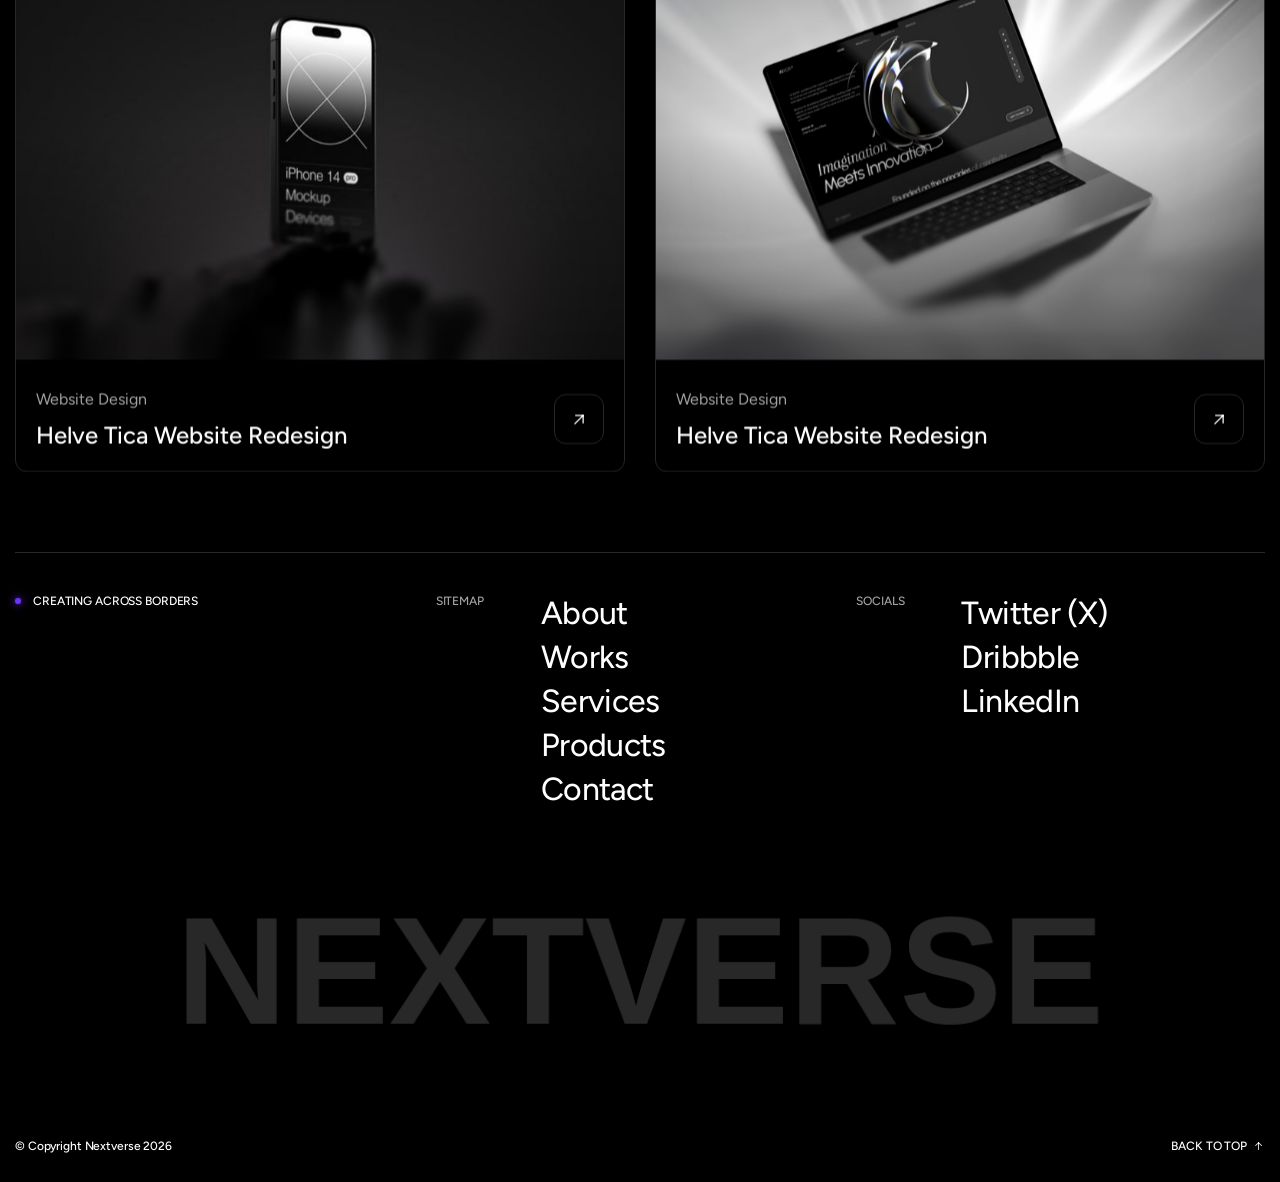
<file: blog-two-columns.html>
<!DOCTYPE html>

<!--[if IE 8]><html class="ie" xmlns="http://www.w3.org/1999/xhtml" xml:lang="en-US" lang="en-US"> <![endif]-->
<!--[if (gte IE 9)|!(IE)]><!-->
<html xmlns="http://www.w3.org/1999/xhtml" xml:lang="en-US" lang="en-US">
<!--<![endif]-->

<head>
    <meta charset="utf-8">
    <title>Davies - Personal Portfolio HTML Template</title>
    <meta name="author" content="themesflat.com">
    <meta name="viewport" content="width=device-width, initial-scale=1, maximum-scale=1">
    <meta name="description"
        content="Davies - Personal Portfolio is a sleek and modern HTML template designed for developers, designers, freelancers, and professionals who want to showcase their work online. Fully responsive, SEO-friendly, and easy to customize, it helps you create a strong personal brand and impress potential clients or employers.">

    <!-- font -->
    <link rel="stylesheet" href="assets/fonts/fonts.css">
    <link rel="stylesheet" href="assets/icon/icomoon/style.css">
    <!-- css -->
    <link rel="stylesheet" href="assets/css/bootstrap.min.css">
    <link rel="stylesheet" href="assets/css/swiper-bundle.min.css">
    <link rel="stylesheet" href="assets/css/animate.css">
    <link rel="stylesheet" href="assets/css/odometer.min.css">
    <link rel="stylesheet" type="text/css" href="assets/css/styles.css">

    <!-- Favicon and Touch Icons  -->
    <link rel="shortcut icon" href="assets/images/logo/favicon.svg">
    <link rel="apple-touch-icon-precomposed" href="assets/images/logo/favicon.svg">
</head>

<body class="counter-scroll">
    <canvas class="cursor-trail d-none d-xl-block" id="trail"></canvas>

    <!-- Scroll Top -->
    <button id="goTop">
        <span class="border-progress"></span>
        <span class="ic-wrap">
            <span class="icon icon-arrow-caret-right"></span>
        </span>
    </button>
    <!-- /Scroll Top -->

    <main id="wrapper">
        <!-- Header -->
        <header class="tf-header m-0">
            <div class="header-inner">
                <div class="container">
                    <div class="row">
                        <div class="col-6 col-md-1">
                            <a href="index.html" class="logo-site">
                                <i class="icon icon-davies-logo"></i>
                            </a>
                        </div>
                        <div class="col-7 d-none d-md-block">
                            <div class="box-navigation">
                                <ul class="nav-menu-main">
                                    <li class="menu-item"><a href="index.html" class="item-link link text-caption"><span>01 /</span>HOME</a></li>
                                    <li class="menu-item has-child">
                                        <a href="#" class="item-link link text-caption"><span>02 /</span>BLOG</a>
                                        <ul class="sub-menu">
                                            <li class="sub-menu-item"><a href="blog-standard.html" class="item-link link text-caption">BLOG
                                                    STANDARD</a></li>
                                            <li class="sub-menu-item"><a href="blog-two-columns.html" class="item-link link text-caption">BLOG GRID
                                                    2</a></li>
                                            <li class="sub-menu-item"><a href="blog-three-columns.html" class="item-link link text-caption">BLOG GRID
                                                    3</a></li>
                                        </ul>
                                    </li>
                                    <li class="menu-item"><a href="index.html" class="item-link link text-caption"><span>03
                                                /</span>ABOUT</a></li>
                                    <li class="menu-item"><a href="index.html" class="item-link link text-caption"><span>04
                                                /</span>CONTACT</a></li>
                                </ul>
                            </div>
                        </div>
                        <div class="col-3 col-md-2 d-none d-sm-block">
                            <div class="header-contact">
                                <a href="mailto:davies@gmail.com" class="link text-caption">DAVIES@GMAIL.COM</a>
                                <p class="text-caption">
                                    IND <span class="clock"></span>
                                </p>
                            </div>
                        </div>
                        <div class="col-6 col-sm-3 col-md-2 d-flex justify-content-end align-items-start">
                            <a href="#mobileMenu" data-bs-toggle="offcanvas" class="btn-mobile-menu text-caption link d-md-none">
                                <i class="icon icon-menu"></i>
                                MENU
                            </a>
                            <a href="index.html" class="tf-btn d-none d-md-flex">
                                <span class="text-caption">
                                    CONTACT
                                </span>
                            </a>
                        </div>
                    </div>
                </div>
            </div>
        </header>
        <!-- /Header -->
        <div class="section-page-title">
            <div class="container text-center">
                <h1 class="page-title fw-semibold effectFade fadeZoom">Davies</h1>
                <div class="breadcrumbs effectFade fadeUp">
                    <a href="index.html" class="link">Home</a>
                    <div>/</div>
                    <div>Blog</div>
                </div>
            </div>
        </div>
        <!-- Blog Grid 3 -->
        <section class="section-blog flat-spacing">
            <div class="container">
                <div class="tf-grid-layout sm-col-2">
                    <div class="article-blog hover-img effectFade fadeUp no-div">
                        <a href="blog-single.html" class="blog-image img-style">
                            <img loading="lazy" width="426" height="307" src="assets/images/blog/blog-1.jpg" alt="Image">
                        </a>
                        <div class="blog-content">
                            <div class="infor">
                                <p class="infor_sub text-white-64">
                                    Website Design
                                </p>
                                <h6>
                                    <a href="blog-single.html" class="link infor_name">
                                        Helve Tica Website Redesign
                                    </a>
                                </h6>
                            </div>
                            <a href="blog-single.html" class="btn-action">
                                <i class="icon icon-arrow-top-right"></i>
                            </a>
                        </div>
                    </div>
                    <div class="article-blog hover-img effectFade fadeUp no-div">
                        <a href="blog-single.html" class="blog-image img-style">
                            <img loading="lazy" width="426" height="307" src="assets/images/blog/blog-2.jpg" alt="Image">
                        </a>
                        <div class="blog-content">
                            <div class="infor">
                                <p class="infor_sub text-white-64">
                                    Website Design
                                </p>
                                <h6>
                                    <a href="blog-single.html" class="link infor_name">
                                        Helve Tica Website Redesign
                                    </a>
                                </h6>
                            </div>
                            <a href="blog-single.html" class="btn-action">
                                <i class="icon icon-arrow-top-right"></i>
                            </a>
                        </div>
                    </div>
                    <div class="article-blog hover-img effectFade fadeUp no-div">
                        <a href="blog-single.html" class="blog-image img-style">
                            <img loading="lazy" width="426" height="307" src="assets/images/blog/blog-3.jpg" alt="Image">
                        </a>
                        <div class="blog-content">
                            <div class="infor">
                                <p class="infor_sub text-white-64">
                                    Website Design
                                </p>
                                <h6>
                                    <a href="blog-single.html" class="link infor_name">
                                        Helve Tica Website Redesign
                                    </a>
                                </h6>
                            </div>
                            <a href="blog-single.html" class="btn-action">
                                <i class="icon icon-arrow-top-right"></i>
                            </a>
                        </div>
                    </div>

                    <div class="article-blog hover-img effectFade fadeUp no-div">
                        <a href="blog-single.html" class="blog-image img-style">
                            <img loading="lazy" width="426" height="307" src="assets/images/blog/blog-4.jpg" alt="Image">
                        </a>
                        <div class="blog-content">
                            <div class="infor">
                                <p class="infor_sub text-white-64">
                                    Website Design
                                </p>
                                <h6>
                                    <a href="blog-single.html" class="link infor_name">
                                        Helve Tica Website Redesign
                                    </a>
                                </h6>
                            </div>
                            <a href="blog-single.html" class="btn-action">
                                <i class="icon icon-arrow-top-right"></i>
                            </a>
                        </div>
                    </div>
                    <div class="article-blog hover-img effectFade fadeUp no-div">
                        <a href="blog-single.html" class="blog-image img-style">
                            <img loading="lazy" width="426" height="307" src="assets/images/blog/blog-5.jpg" alt="Image">
                        </a>
                        <div class="blog-content">
                            <div class="infor">
                                <p class="infor_sub text-white-64">
                                    Website Design
                                </p>
                                <h6>
                                    <a href="blog-single.html" class="link infor_name">
                                        Helve Tica Website Redesign
                                    </a>
                                </h6>
                            </div>
                            <a href="blog-single.html" class="btn-action">
                                <i class="icon icon-arrow-top-right"></i>
                            </a>
                        </div>
                    </div>
                    <div class="article-blog hover-img effectFade fadeUp no-div">
                        <a href="blog-single.html" class="blog-image img-style">
                            <img loading="lazy" width="426" height="307" src="assets/images/blog/blog-6.jpg" alt="Image">
                        </a>
                        <div class="blog-content">
                            <div class="infor">
                                <p class="infor_sub text-white-64">
                                    Website Design
                                </p>
                                <h6>
                                    <a href="blog-single.html" class="link infor_name">
                                        Helve Tica Website Redesign
                                    </a>
                                </h6>
                            </div>
                            <a href="blog-single.html" class="btn-action">
                                <i class="icon icon-arrow-top-right"></i>
                            </a>
                        </div>
                    </div>
                </div>
            </div>
        </section>
        <!-- /Blog Grid 3 -->
      <!-- Footer -->
      <footer class="tf-footer">
        <div class="container">
          <div class="br-line"></div>
        </div>
        <div class="footer-inner">
          <div class="container">
            <div class="row">
              <div class="col-md-4">
                <p class="title text-has-dot text-caption fw-medium mb-md-0">
                  <span class="br-dot"></span>
                  CREATING ACROSS BORDERS
                </p>
              </div>
              <div class="col-6 col-sm-2 col-md-1">
                <p class="footer-heading text-caption fw-medium text-white-64">
                  SITEMAP
                </p>
              </div>
              <div class="col-6 col-sm-4 col-md-3">
                <ul class="footer-menu-list mb-sm-0">
                  <li>
                    <a href="about.html" class="link letter-space--2 h5"
                      >About</a
                    >
                  </li>
                  <li>
                    <a href="works.html" class="link letter-space--2 h5"
                      >Works</a
                    >
                  </li>
                  <li>
                    <a href="services.html" class="link letter-space--2 h5"
                      >Services</a
                    >
                  </li>
                  <li>
                    <a href="products.html" class="link letter-space--2 h5"
                      >Products</a
                    >
                  </li>
                  <li>
                    <a href="contact.html" class="link letter-space--2 h5"
                      >Contact</a
                    >
                  </li>
                </ul>
              </div>
              <div class="col-6 col-sm-2 col-md-1">
                <p class="footer-heading text-caption fw-medium text-white-64">
                  SOCIALS
                </p>
              </div>
              <div class="col-6 col-sm-4 col-md-3">
                <ul class="footer-menu-list mb-0">
                  <li>
                    <a href="#" class="link letter-space--2 h5">Twitter (X)</a>
                  </li>
                  <li>
                    <a href="#" class="link letter-space--2 h5">Dribbble</a>
                  </li>
                  <li>
                    <a href="#" class="link letter-space--2 h5">LinkedIn</a>
                  </li>
                </ul>
              </div>
            </div>
          </div>
        </div>
        <div class="footer-bottom">
          <div class="container">
            <div class="img-agency">
              <svg class="effectFade fadeZoom" style="width: 100%; height: auto;" viewBox="0 0 1296 279" fill="none" xmlns="http://www.w3.org/2000/svg">
                <text x="50%" y="50%" dominant-baseline="middle" text-anchor="middle" font-family="'Instrument Sans', sans-serif" font-size="160" font-weight="550" letter-spacing="normal" fill="#2a2a2a">NEXTVERSE</text>
              </svg>
            </div>
            <div class="bottom">
              <p class="text-nocopy text-caption fw-medium letter-space--1">
                © Copyright Nextverse 2026
              </p>
              <a
                href="#"
                class="action-go-top tf-link-icon link text-caption fw-medium letter-space--1"
              >
                BACK TO TOP
                <i class="icon icon-arrow-long-right"></i>
              </a>
            </div>
          </div>
        </div>
      </footer>
      <!-- /Footer -->
    </main>
    <!-- Mobile Menu -->
    <div class="offcanvas offcanvas-bottom offcanvas-menu" id="mobileMenu">
        <div class="offcanvas-content">
            <div class="container h-100">
                <div class="offcanvas-content_wrapin">
                    <div class="canvas_head">
                        <a href="index.html" class="logo-site">
                            <i class="icon icon-davies-logo"></i>
                        </a>
                        <a href="#" data-bs-dismiss="offcanvas" class="btn-mobile-menu text-caption link">
                            <i class="icon icon-close"></i>
                            CLOSE
                        </a>
                    </div>
                    <div class="canvas_center">
                        <ul class="nav-ul-mb">
                            <li>
                                <div class="item">
                                    <a href="index.html" class="mb-menu-link text-display-1">
                                        <span class="text">Home</span>
                                        <div class="infiniteSlide_text_main">
                                            <div class="infiniteSlide infiniteSlide_text" data-clone="5">
                                                <p class="text-body-2 letter-space--1">
                                                    <span class="text-primary">//</span> View Home
                                                </p>
                                                <p class="text-body-2 letter-space--1">
                                                    <span class="text-primary">//</span> View Home
                                                </p>
                                                <p class="text-body-2 letter-space--1">
                                                    <span class="text-primary">//</span> View Home
                                                </p>
                                            </div>
                                        </div>
                                    </a>
                                </div>
                            </li>
                            <li>
                                <div class="item">
                                    <div class="has-sub-menu">
                                        <a href="#dropdown-menu-1" class="mb-menu-link text-display-1 collapsed" data-bs-toggle="collapse"
                                            aria-expanded="false" aria-controls="dropdown-menu-1">
                                            <span class="text">Blog</span>
                                            <div class="infiniteSlide_text_main">
                                                <div class="infiniteSlide infiniteSlide_text" data-clone="5">
                                                    <p class="text-body-2 letter-space--1">
                                                        <span class="text-primary">//</span> View Blog
                                                    </p>
                                                    <p class="text-body-2 letter-space--1">
                                                        <span class="text-primary">//</span> View Blog
                                                    </p>
                                                    <p class="text-body-2 letter-space--1">
                                                        <span class="text-primary">//</span> View Blog
                                                    </p>
                                                </div>
                                            </div>
                                        </a>
                                        <div id="dropdown-menu-1" class="collapse">
                                            <ul class="sub-nav-menu">
                                                <li><a href="blog-standard.html" class="sub-nav-link">Blog Standard</a></li>
                                                <li><a href="blog-two-columns.html" class="sub-nav-link">Blog Grid 2</a></li>
                                                <li><a href="blog-three-columns.html" class="sub-nav-link">Blog Grid 3</a></li>
                                            </ul>
                                        </div>
                                    </div>
                                </div>
                            </li>
                            <li>
                                <div class="item">
                                    <a href="index.html" class="mb-menu-link text-display-1">
                                        <span class="text">About</span>
                                        <div class="infiniteSlide_text_main">
                                            <div class="infiniteSlide infiniteSlide_text" data-clone="5">
                                                <p class="text-body-2 letter-space--1">
                                                    <span class="text-primary">//</span> View About
                                                </p>
                                                <p class="text-body-2 letter-space--1">
                                                    <span class="text-primary">//</span> View About
                                                </p>
                                                <p class="text-body-2 letter-space--1">
                                                    <span class="text-primary">//</span> View About
                                                </p>
                                            </div>
                                        </div>
                                    </a>
                                </div>
                            </li>
                            <li>
                              <div class="item">
                                <a
                                  href="products.html"
                                  class="mb-menu-link text-display-1"
                                >
                                  <span class="text">Products</span>
                                  <div class="infiniteSlide_text_main">
                                    <div
                                      class="infiniteSlide infiniteSlide_text"
                                      data-clone="5"
                                    >
                                      <p class="text-body-2 letter-space--1">
                                        <span class="text-primary">//</span> View Products
                                      </p>
                                      <p class="text-body-2 letter-space--1">
                                        <span class="text-primary">//</span> View Products
                                      </p>
                                      <p class="text-body-2 letter-space--1">
                                        <span class="text-primary">//</span> View Products
                                      </p>
                                    </div>
                                  </div>
                                </a>
                              </div>
                            </li>
                            <li>
                                <div class="item">
                                    <a href="index.html" class="mb-menu-link text-display-1">
                                        <span class="text">Contact</span>
                                        <div class="infiniteSlide_text_main">
                                            <div class="infiniteSlide infiniteSlide_text" data-clone="5">
                                                <p class="text-body-2 letter-space--1">
                                                    <span class="text-primary">//</span> View Contact
                                                </p>
                                                <p class="text-body-2 letter-space--1">
                                                    <span class="text-primary">//</span> View Contact
                                                </p>
                                                <p class="text-body-2 letter-space--1">
                                                    <span class="text-primary">//</span> View Contact
                                                </p>
                                            </div>
                                        </div>
                                    </a>
                                </div>
                            </li>
                        </ul>
                    </div>
                    <div class="canvas_foot">
                        <div class="left">
                            <a href="mailto:davies@gmail.com" class="link text-caption">DAVIES@GMAIL.COM</a>
                            <p class="text-caption">
                                IND <span class="clock"></span>
                            </p>
                        </div>
                        <div class="right">
                            <a href="#" class="tf-link-icon text-caption link">
                                <i class="icon icon-arrow-top-right"></i>
                                TWITTER (X)
                            </a>
                            <a href="#" class="tf-link-icon text-caption link">
                                <i class="icon icon-arrow-top-right"></i>
                                DRIBBBLE
                            </a>
                            <a href="#" class="tf-link-icon text-caption link">
                                <i class="icon icon-arrow-top-right"></i>
                                LINKEDIN
                            </a>
                        </div>
                    </div>
                </div>
            </div>
        </div>
    </div>
    <!-- /Mobile Menu -->

    <!-- Javascript -->
    <script src="assets/js/bootstrap.min.js"></script>
    <script src="assets/js/jquery.min.js"></script>
    <script src="assets/js/swiper-bundle.min.js"></script>
    <script src="assets/js/carousel.js"></script>
    <script src="assets/js/infinityslide.js"></script>
    <script src="assets/js/ScrollSmooth.js"></script>
    <script src="assets/js/gsap.min.js"></script>
    <script src="assets/js/gsapAnimation.js"></script>
    <script src="assets/js/SplitText.min.js"></script>
    <script src="assets/js/ScrollTrigger.min.js"></script>
    <script src="assets/js/odometer.min.js"></script>
    <script src="assets/js/jquery.nice-select.min.js"></script>
    <script src="assets/js/main.js"></script>
</body>

</html>
</file>
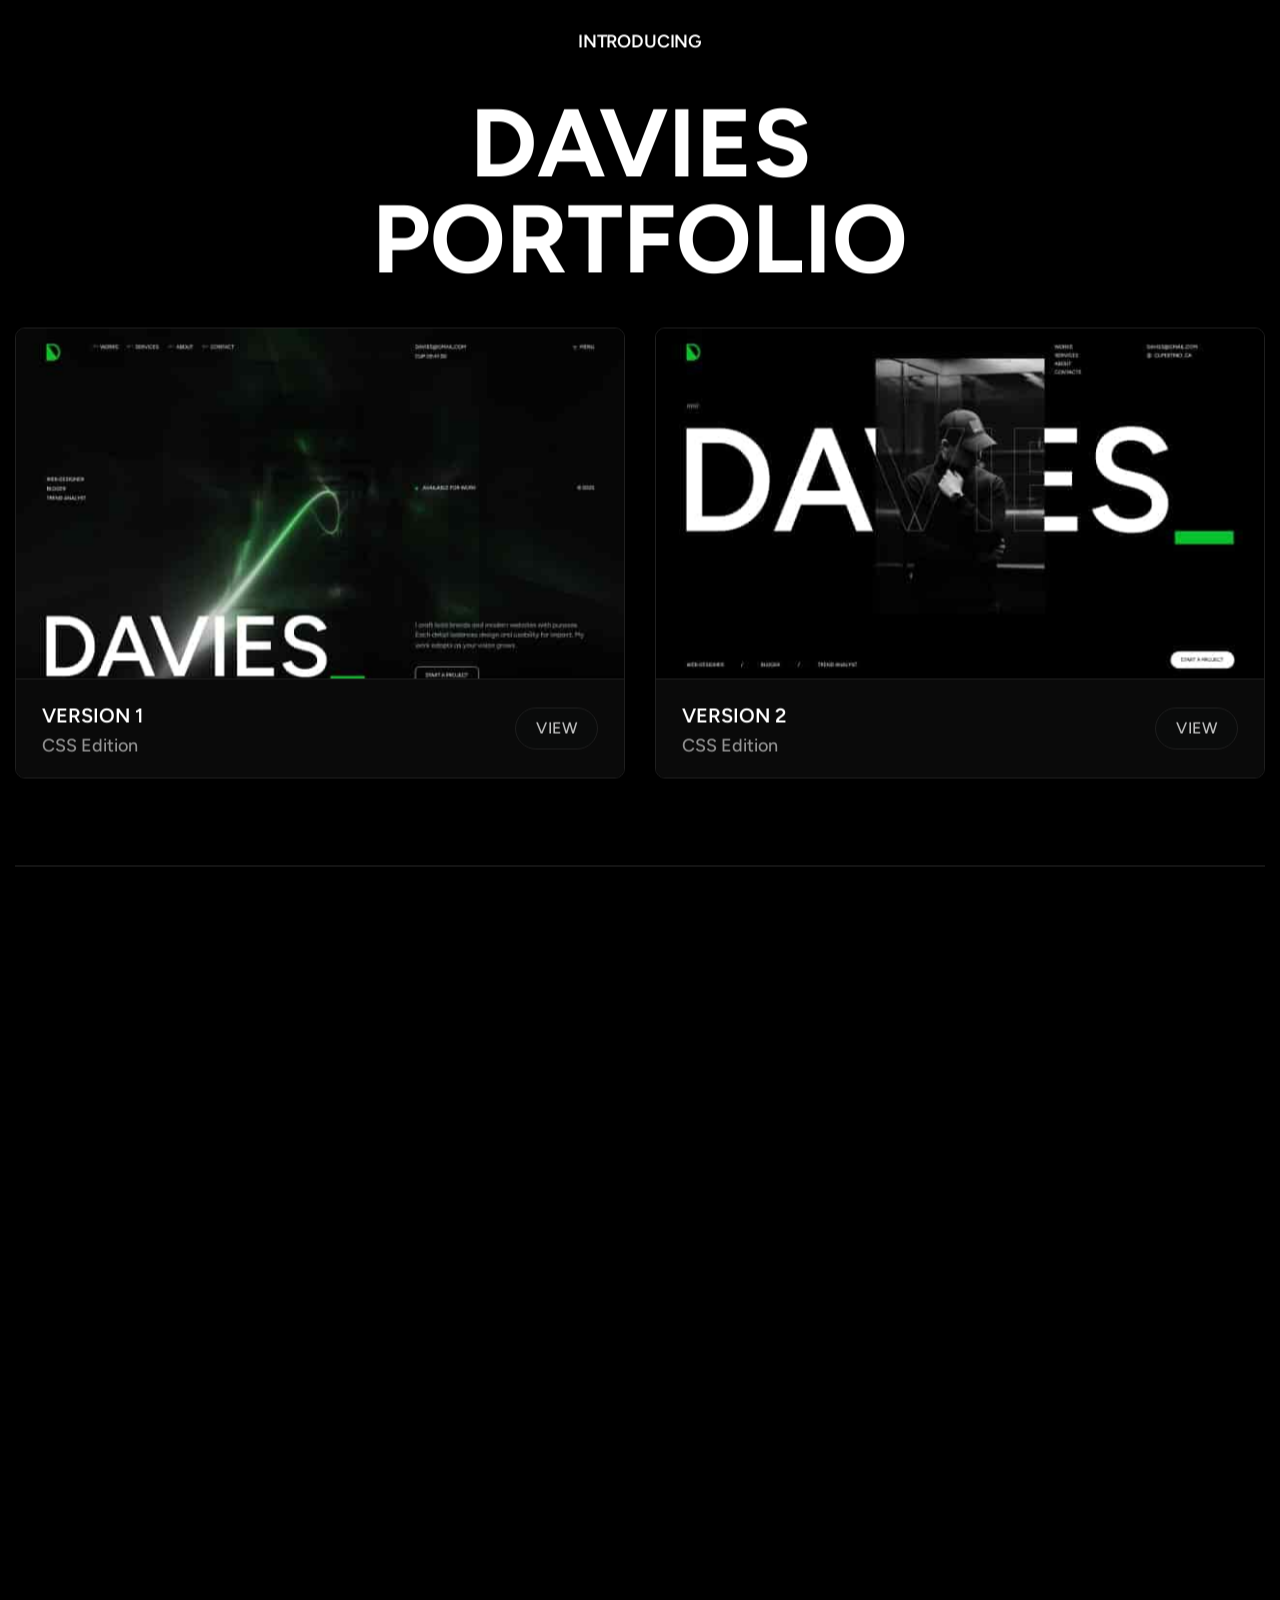
<file: landing.html>
<!DOCTYPE html>

<!--[if IE 8]><html class="ie" xmlns="http://www.w3.org/1999/xhtml" xml:lang="en-US" lang="en-US"> <![endif]-->
<!--[if (gte IE 9)|!(IE)]><!-->
<html xmlns="http://www.w3.org/1999/xhtml" xml:lang="en-US" lang="en-US">
<!--<![endif]-->

<head>
    <meta charset="utf-8">
    <title>Davies - Personal Portfolio HTML Template</title>
    <meta name="author" content="themesflat.com">
    <meta name="viewport" content="width=device-width, initial-scale=1, maximum-scale=1">
    <meta name="description"
        content="Davies - Personal Portfolio is a sleek and modern HTML template designed for developers, designers, freelancers, and professionals who want to showcase their work online. Fully responsive, SEO-friendly, and easy to customize, it helps you create a strong personal brand and impress potential clients or employers.">

    <!-- font -->
    <link rel="stylesheet" href="assets/fonts/fonts.css">
    <link rel="stylesheet" href="assets/icon/icomoon/style.css">
    <!-- css -->
    <link rel="stylesheet" href="assets/css/bootstrap.min.css">
    <link rel="stylesheet" href="assets/css/swiper-bundle.min.css">
    <link rel="stylesheet" href="assets/css/animate.css">
    <link rel="stylesheet" href="assets/css/odometer.min.css">
    <link rel="stylesheet" type="text/css" href="assets/css/styles.css">

    <!-- Favicon and Touch Icons  -->
    <link rel="shortcut icon" href="assets/images/logo/favicon.svg">
    <link rel="apple-touch-icon-precomposed" href="assets/images/logo/favicon.svg">
</head>

<body class="counter-scroll">
    <canvas class="cursor-trail d-none d-xl-block" id="trail"></canvas>
    <main id="wrapper">
        <div id="smooth-wrapper">
            <div id="smooth-content">
                <!-- Header -->
                <header class="header-area">
                    <div class="area-left">
                        <h5 class="fw-semibold">
                            DAVIES®
                        </h5>
                    </div>
                    <div class="header-middle">
                        <div class="humberg-menu">
                            <span></span>
                            <span></span>
                            <span></span>
                            <span></span>
                        </div>
                    </div>
                    <a href="#" class="tf-btn">
                        DOWNLOAD
                    </a>
                </header>
                <!-- /Header -->
                <!-- Demo -->
                <section class="section-demo flat-spacing">
                    <div class="container">
                        <div class="s-header d-block text-center">
                            <p class="mini-title text-body-1 letter-space--1 fw-semibold effectFade fadeUp">
                                INTRODUCING
                            </p>
                            <h1 class="fw-bold text-display-1">
                                <span class="effectFade fadeUp d-block">DAVIES</span>
                                <span class="effectFade fadeUp d-block">PORTFOLIO</span>
                            </h1>
                        </div>
                        <div class="tf-grid-layout md-col-2">
                            <div class="effectFade fadeZoom">
                                <a href="index.html" target="_blank" class="demo-box w-100">
                                    <div class="img-box">
                                        <img src="assets/images/demo/version-1.jpg" alt="demo">
                                    </div>
                                    <div class="content-box">
                                        <div class="left">
                                            <h4>Version 1</h4>
                                            <p>CSS Edition</p>
                                        </div>
                                        <span class="view">View</span>
                                    </div>
                                </a>
                            </div>
                            <div class="effectFade fadeZoom">
                                <a href="version-2.html" target="_blank" class="demo-box w-100">
                                    <div class="img-box">
                                        <img src="assets/images/demo/version-2.jpg" alt="demo">
                                    </div>
                                    <div class="content-box">
                                        <div class="left">
                                            <h4>Version 2</h4>
                                            <p>CSS Edition</p>
                                        </div>
                                        <span class="view">View</span>
                                    </div>
                                </a>
                            </div>
                        </div>
                    </div>
                </section>
                <!-- /Demo -->
      <!-- Footer -->
      <footer class="tf-footer">
        <div class="container">
          <div class="br-line"></div>
        </div>
        <div class="footer-inner">
          <div class="container">
            <div class="row">
              <div class="col-md-4">
                <p class="title text-has-dot text-caption fw-medium mb-md-0">
                  <span class="br-dot"></span>
                  CREATING ACROSS BORDERS
                </p>
              </div>
              <div class="col-6 col-sm-2 col-md-1">
                <p class="footer-heading text-caption fw-medium text-white-64">
                  SITEMAP
                </p>
              </div>
              <div class="col-6 col-sm-4 col-md-3">
                <ul class="footer-menu-list mb-sm-0">
                  <li>
                    <a href="about.html" class="link letter-space--2 h5"
                      >About</a
                    >
                  </li>
                  <li>
                    <a href="works.html" class="link letter-space--2 h5"
                      >Works</a
                    >
                  </li>
                  <li>
                    <a href="services.html" class="link letter-space--2 h5"
                      >Services</a
                    >
                  </li>
                  <li>
                    <a href="products.html" class="link letter-space--2 h5"
                      >Products</a
                    >
                  </li>
                  <li>
                    <a href="contact.html" class="link letter-space--2 h5"
                      >Contact</a
                    >
                  </li>
                </ul>
              </div>
              <div class="col-6 col-sm-2 col-md-1">
                <p class="footer-heading text-caption fw-medium text-white-64">
                  SOCIALS
                </p>
              </div>
              <div class="col-6 col-sm-4 col-md-3">
                <ul class="footer-menu-list mb-0">
                  <li>
                    <a href="#" class="link letter-space--2 h5">Twitter (X)</a>
                  </li>
                  <li>
                    <a href="#" class="link letter-space--2 h5">Dribbble</a>
                  </li>
                  <li>
                    <a href="#" class="link letter-space--2 h5">LinkedIn</a>
                  </li>
                </ul>
              </div>
            </div>
          </div>
        </div>
        <div class="footer-bottom">
          <div class="container">
            <div class="img-agency">
              <svg class="effectFade fadeZoom" style="width: 100%; height: auto;" viewBox="0 0 1296 279" fill="none" xmlns="http://www.w3.org/2000/svg">
                <text x="50%" y="50%" dominant-baseline="middle" text-anchor="middle" font-family="'Instrument Sans', sans-serif" font-size="160" font-weight="550" letter-spacing="normal" fill="#2a2a2a">NEXTVERSE</text>
              </svg>
            </div>
            <div class="bottom">
              <p class="text-nocopy text-caption fw-medium letter-space--1">
                © Copyright Nextverse 2026
              </p>
              <a
                href="#"
                class="action-go-top tf-link-icon link text-caption fw-medium letter-space--1"
              >
                BACK TO TOP
                <i class="icon icon-arrow-long-right"></i>
              </a>
            </div>
          </div>
        </div>
      </footer>
      <!-- /Footer -->
            </div>
        </div>
    </main>


    <!-- Javascript -->
    <script src="assets/js/bootstrap.min.js"></script>
    <script src="assets/js/jquery.min.js"></script>

    <script src="assets/js/gsap.min.js"></script>
    <script src="assets/js/ScrollTrigger.min.js"></script>
    <script src="assets/js/SplitText.min.js"></script>
    <script src="assets/js/ScrollSmoother.min.js"></script>
    <script src="assets/js/gsapAnimation.js"></script>
</body>

</html>
</file>
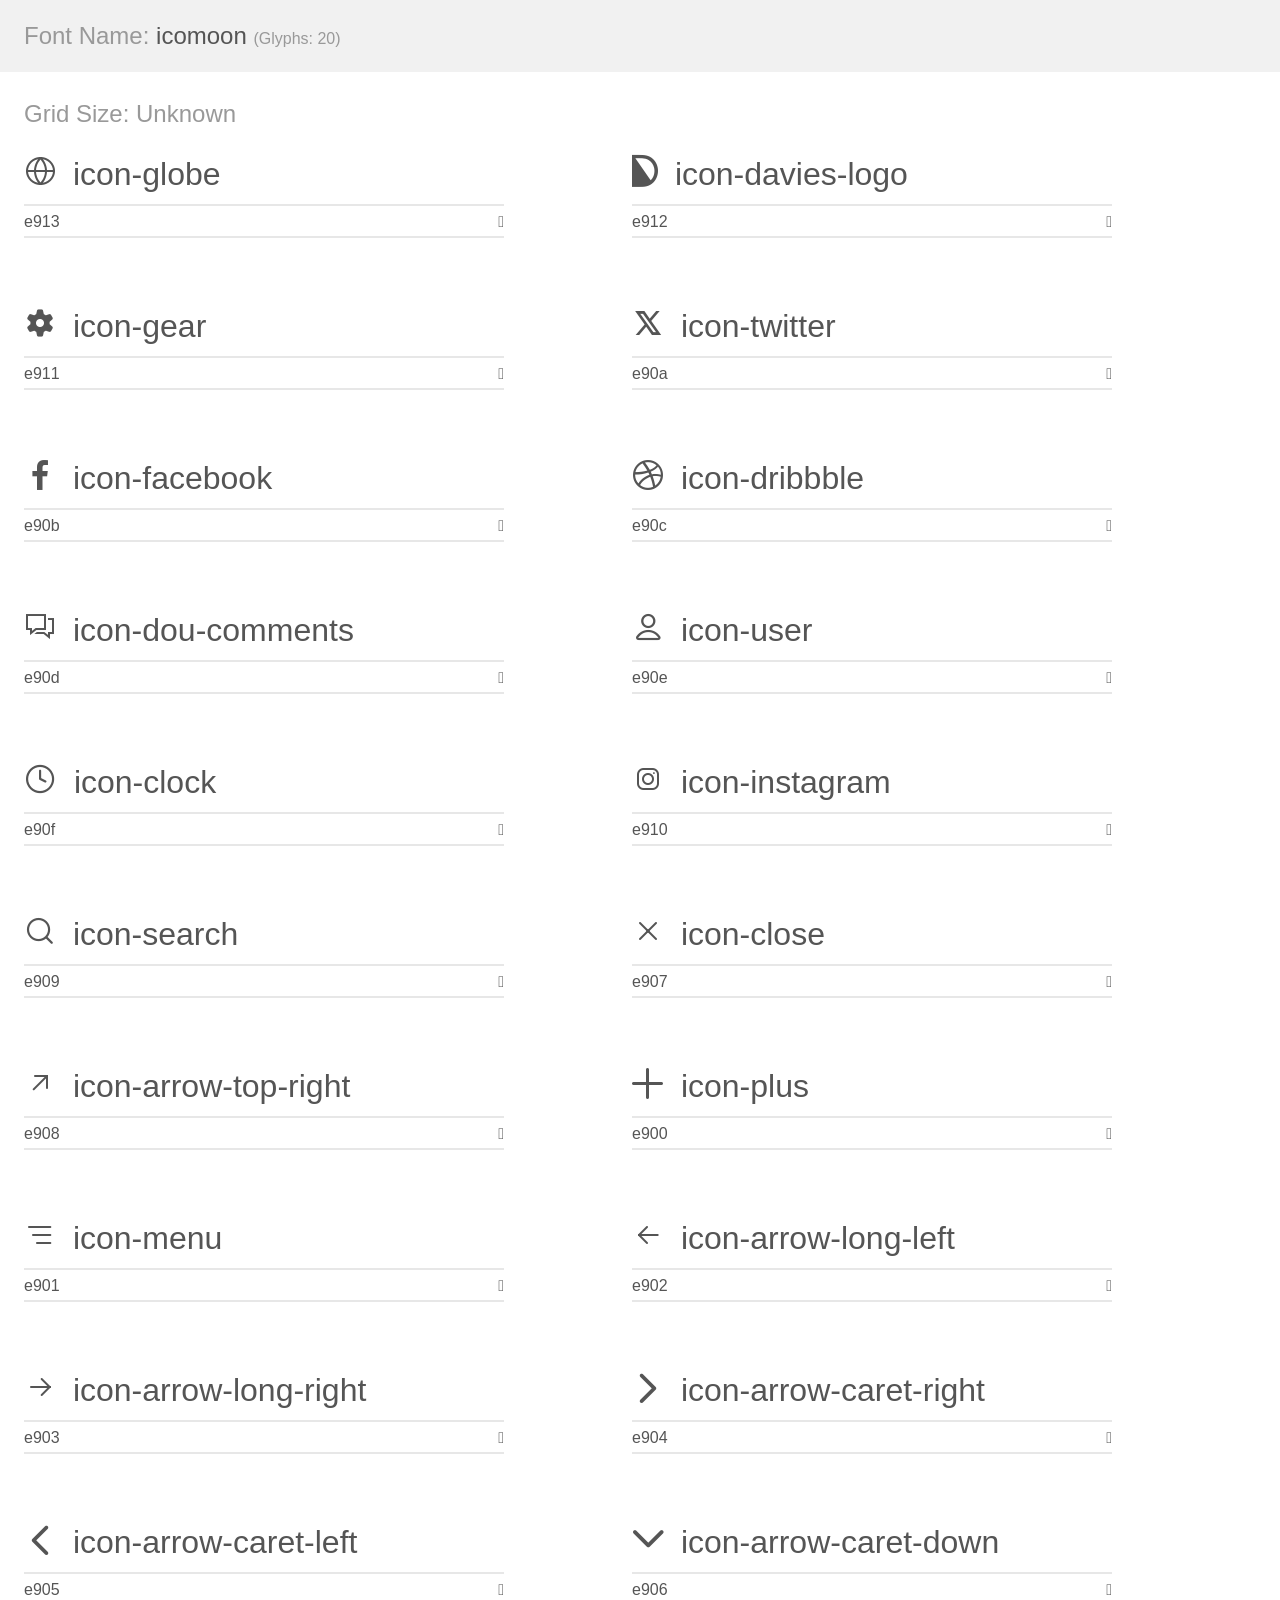
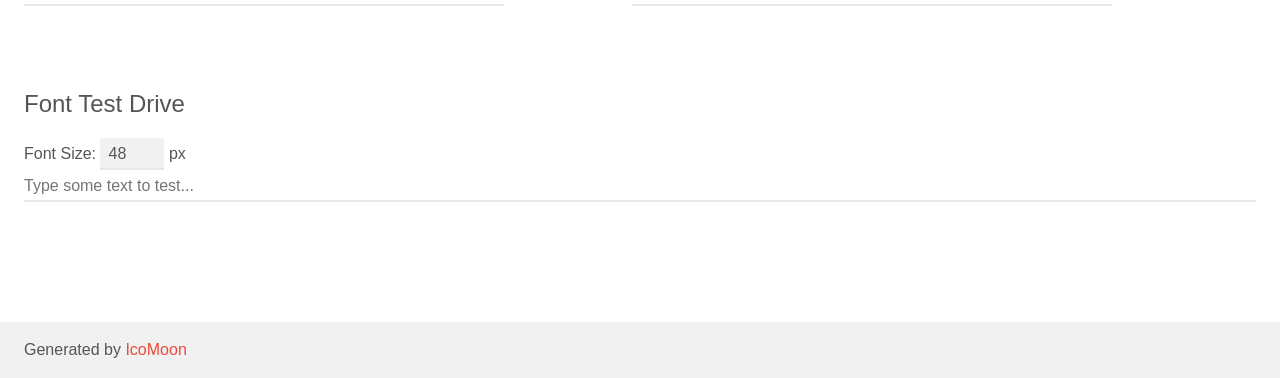
<file: assets/icon/icomoon/demo.html>
<!doctype html>
<html>
<head>
    <meta charset="utf-8">
    <title>IcoMoon Demo</title>
    <meta name="description" content="An Icon Font Generated By IcoMoon.io">
    <meta name="viewport" content="width=device-width, initial-scale=1">
    <link rel="stylesheet" href="demo-files/demo.css">
    <link rel="stylesheet" href="style.css"></head>
<body>
    <div class="bgc1 clearfix">
        <h1 class="mhmm mvm"><span class="fgc1">Font Name:</span> icomoon <small class="fgc1">(Glyphs:&nbsp;20)</small></h1>
    </div>
    <div class="clearfix mhl ptl">
        <h1 class="mvm mtn fgc1">Grid Size: Unknown</h1>
        <div class="glyph fs1">
            <div class="clearfix bshadow0 pbs">
                <span class="icon-globe"></span>
                <span class="mls"> icon-globe</span>
            </div>
            <fieldset class="fs0 size1of1 clearfix hidden-false">
                <input type="text" readonly value="e913" class="unit size1of2" />
                <input type="text" maxlength="1" readonly value="&#xe913;" class="unitRight size1of2 talign-right" />
            </fieldset>
            <div class="fs0 bshadow0 clearfix hidden-true">
                <span class="unit pvs fgc1">liga: </span>
                <input type="text" readonly value="" class="liga unitRight" />
            </div>
        </div>
        <div class="glyph fs1">
            <div class="clearfix bshadow0 pbs">
                <span class="icon-davies-logo"></span>
                <span class="mls"> icon-davies-logo</span>
            </div>
            <fieldset class="fs0 size1of1 clearfix hidden-false">
                <input type="text" readonly value="e912" class="unit size1of2" />
                <input type="text" maxlength="1" readonly value="&#xe912;" class="unitRight size1of2 talign-right" />
            </fieldset>
            <div class="fs0 bshadow0 clearfix hidden-true">
                <span class="unit pvs fgc1">liga: </span>
                <input type="text" readonly value="" class="liga unitRight" />
            </div>
        </div>
        <div class="glyph fs1">
            <div class="clearfix bshadow0 pbs">
                <span class="icon-gear"></span>
                <span class="mls"> icon-gear</span>
            </div>
            <fieldset class="fs0 size1of1 clearfix hidden-false">
                <input type="text" readonly value="e911" class="unit size1of2" />
                <input type="text" maxlength="1" readonly value="&#xe911;" class="unitRight size1of2 talign-right" />
            </fieldset>
            <div class="fs0 bshadow0 clearfix hidden-true">
                <span class="unit pvs fgc1">liga: </span>
                <input type="text" readonly value="" class="liga unitRight" />
            </div>
        </div>
        <div class="glyph fs1">
            <div class="clearfix bshadow0 pbs">
                <span class="icon-twitter"></span>
                <span class="mls"> icon-twitter</span>
            </div>
            <fieldset class="fs0 size1of1 clearfix hidden-false">
                <input type="text" readonly value="e90a" class="unit size1of2" />
                <input type="text" maxlength="1" readonly value="&#xe90a;" class="unitRight size1of2 talign-right" />
            </fieldset>
            <div class="fs0 bshadow0 clearfix hidden-true">
                <span class="unit pvs fgc1">liga: </span>
                <input type="text" readonly value="" class="liga unitRight" />
            </div>
        </div>
        <div class="glyph fs1">
            <div class="clearfix bshadow0 pbs">
                <span class="icon-facebook"></span>
                <span class="mls"> icon-facebook</span>
            </div>
            <fieldset class="fs0 size1of1 clearfix hidden-false">
                <input type="text" readonly value="e90b" class="unit size1of2" />
                <input type="text" maxlength="1" readonly value="&#xe90b;" class="unitRight size1of2 talign-right" />
            </fieldset>
            <div class="fs0 bshadow0 clearfix hidden-true">
                <span class="unit pvs fgc1">liga: </span>
                <input type="text" readonly value="" class="liga unitRight" />
            </div>
        </div>
        <div class="glyph fs1">
            <div class="clearfix bshadow0 pbs">
                <span class="icon-dribbble"></span>
                <span class="mls"> icon-dribbble</span>
            </div>
            <fieldset class="fs0 size1of1 clearfix hidden-false">
                <input type="text" readonly value="e90c" class="unit size1of2" />
                <input type="text" maxlength="1" readonly value="&#xe90c;" class="unitRight size1of2 talign-right" />
            </fieldset>
            <div class="fs0 bshadow0 clearfix hidden-true">
                <span class="unit pvs fgc1">liga: </span>
                <input type="text" readonly value="" class="liga unitRight" />
            </div>
        </div>
        <div class="glyph fs1">
            <div class="clearfix bshadow0 pbs">
                <span class="icon-dou-comments"></span>
                <span class="mls"> icon-dou-comments</span>
            </div>
            <fieldset class="fs0 size1of1 clearfix hidden-false">
                <input type="text" readonly value="e90d" class="unit size1of2" />
                <input type="text" maxlength="1" readonly value="&#xe90d;" class="unitRight size1of2 talign-right" />
            </fieldset>
            <div class="fs0 bshadow0 clearfix hidden-true">
                <span class="unit pvs fgc1">liga: </span>
                <input type="text" readonly value="" class="liga unitRight" />
            </div>
        </div>
        <div class="glyph fs1">
            <div class="clearfix bshadow0 pbs">
                <span class="icon-user"></span>
                <span class="mls"> icon-user</span>
            </div>
            <fieldset class="fs0 size1of1 clearfix hidden-false">
                <input type="text" readonly value="e90e" class="unit size1of2" />
                <input type="text" maxlength="1" readonly value="&#xe90e;" class="unitRight size1of2 talign-right" />
            </fieldset>
            <div class="fs0 bshadow0 clearfix hidden-true">
                <span class="unit pvs fgc1">liga: </span>
                <input type="text" readonly value="" class="liga unitRight" />
            </div>
        </div>
        <div class="glyph fs1">
            <div class="clearfix bshadow0 pbs">
                <span class="icon-clock"></span>
                <span class="mls"> icon-clock</span>
            </div>
            <fieldset class="fs0 size1of1 clearfix hidden-false">
                <input type="text" readonly value="e90f" class="unit size1of2" />
                <input type="text" maxlength="1" readonly value="&#xe90f;" class="unitRight size1of2 talign-right" />
            </fieldset>
            <div class="fs0 bshadow0 clearfix hidden-true">
                <span class="unit pvs fgc1">liga: </span>
                <input type="text" readonly value="" class="liga unitRight" />
            </div>
        </div>
        <div class="glyph fs1">
            <div class="clearfix bshadow0 pbs">
                <span class="icon-instagram"></span>
                <span class="mls"> icon-instagram</span>
            </div>
            <fieldset class="fs0 size1of1 clearfix hidden-false">
                <input type="text" readonly value="e910" class="unit size1of2" />
                <input type="text" maxlength="1" readonly value="&#xe910;" class="unitRight size1of2 talign-right" />
            </fieldset>
            <div class="fs0 bshadow0 clearfix hidden-true">
                <span class="unit pvs fgc1">liga: </span>
                <input type="text" readonly value="" class="liga unitRight" />
            </div>
        </div>
        <div class="glyph fs1">
            <div class="clearfix bshadow0 pbs">
                <span class="icon-search"></span>
                <span class="mls"> icon-search</span>
            </div>
            <fieldset class="fs0 size1of1 clearfix hidden-false">
                <input type="text" readonly value="e909" class="unit size1of2" />
                <input type="text" maxlength="1" readonly value="&#xe909;" class="unitRight size1of2 talign-right" />
            </fieldset>
            <div class="fs0 bshadow0 clearfix hidden-true">
                <span class="unit pvs fgc1">liga: </span>
                <input type="text" readonly value="" class="liga unitRight" />
            </div>
        </div>
        <div class="glyph fs1">
            <div class="clearfix bshadow0 pbs">
                <span class="icon-close"></span>
                <span class="mls"> icon-close</span>
            </div>
            <fieldset class="fs0 size1of1 clearfix hidden-false">
                <input type="text" readonly value="e907" class="unit size1of2" />
                <input type="text" maxlength="1" readonly value="&#xe907;" class="unitRight size1of2 talign-right" />
            </fieldset>
            <div class="fs0 bshadow0 clearfix hidden-true">
                <span class="unit pvs fgc1">liga: </span>
                <input type="text" readonly value="" class="liga unitRight" />
            </div>
        </div>
        <div class="glyph fs1">
            <div class="clearfix bshadow0 pbs">
                <span class="icon-arrow-top-right"></span>
                <span class="mls"> icon-arrow-top-right</span>
            </div>
            <fieldset class="fs0 size1of1 clearfix hidden-false">
                <input type="text" readonly value="e908" class="unit size1of2" />
                <input type="text" maxlength="1" readonly value="&#xe908;" class="unitRight size1of2 talign-right" />
            </fieldset>
            <div class="fs0 bshadow0 clearfix hidden-true">
                <span class="unit pvs fgc1">liga: </span>
                <input type="text" readonly value="" class="liga unitRight" />
            </div>
        </div>
        <div class="glyph fs1">
            <div class="clearfix bshadow0 pbs">
                <span class="icon-plus"></span>
                <span class="mls"> icon-plus</span>
            </div>
            <fieldset class="fs0 size1of1 clearfix hidden-false">
                <input type="text" readonly value="e900" class="unit size1of2" />
                <input type="text" maxlength="1" readonly value="&#xe900;" class="unitRight size1of2 talign-right" />
            </fieldset>
            <div class="fs0 bshadow0 clearfix hidden-true">
                <span class="unit pvs fgc1">liga: </span>
                <input type="text" readonly value="" class="liga unitRight" />
            </div>
        </div>
        <div class="glyph fs1">
            <div class="clearfix bshadow0 pbs">
                <span class="icon-menu"></span>
                <span class="mls"> icon-menu</span>
            </div>
            <fieldset class="fs0 size1of1 clearfix hidden-false">
                <input type="text" readonly value="e901" class="unit size1of2" />
                <input type="text" maxlength="1" readonly value="&#xe901;" class="unitRight size1of2 talign-right" />
            </fieldset>
            <div class="fs0 bshadow0 clearfix hidden-true">
                <span class="unit pvs fgc1">liga: </span>
                <input type="text" readonly value="" class="liga unitRight" />
            </div>
        </div>
        <div class="glyph fs1">
            <div class="clearfix bshadow0 pbs">
                <span class="icon-arrow-long-left"></span>
                <span class="mls"> icon-arrow-long-left</span>
            </div>
            <fieldset class="fs0 size1of1 clearfix hidden-false">
                <input type="text" readonly value="e902" class="unit size1of2" />
                <input type="text" maxlength="1" readonly value="&#xe902;" class="unitRight size1of2 talign-right" />
            </fieldset>
            <div class="fs0 bshadow0 clearfix hidden-true">
                <span class="unit pvs fgc1">liga: </span>
                <input type="text" readonly value="" class="liga unitRight" />
            </div>
        </div>
        <div class="glyph fs1">
            <div class="clearfix bshadow0 pbs">
                <span class="icon-arrow-long-right"></span>
                <span class="mls"> icon-arrow-long-right</span>
            </div>
            <fieldset class="fs0 size1of1 clearfix hidden-false">
                <input type="text" readonly value="e903" class="unit size1of2" />
                <input type="text" maxlength="1" readonly value="&#xe903;" class="unitRight size1of2 talign-right" />
            </fieldset>
            <div class="fs0 bshadow0 clearfix hidden-true">
                <span class="unit pvs fgc1">liga: </span>
                <input type="text" readonly value="" class="liga unitRight" />
            </div>
        </div>
        <div class="glyph fs1">
            <div class="clearfix bshadow0 pbs">
                <span class="icon-arrow-caret-right"></span>
                <span class="mls"> icon-arrow-caret-right</span>
            </div>
            <fieldset class="fs0 size1of1 clearfix hidden-false">
                <input type="text" readonly value="e904" class="unit size1of2" />
                <input type="text" maxlength="1" readonly value="&#xe904;" class="unitRight size1of2 talign-right" />
            </fieldset>
            <div class="fs0 bshadow0 clearfix hidden-true">
                <span class="unit pvs fgc1">liga: </span>
                <input type="text" readonly value="" class="liga unitRight" />
            </div>
        </div>
        <div class="glyph fs1">
            <div class="clearfix bshadow0 pbs">
                <span class="icon-arrow-caret-left"></span>
                <span class="mls"> icon-arrow-caret-left</span>
            </div>
            <fieldset class="fs0 size1of1 clearfix hidden-false">
                <input type="text" readonly value="e905" class="unit size1of2" />
                <input type="text" maxlength="1" readonly value="&#xe905;" class="unitRight size1of2 talign-right" />
            </fieldset>
            <div class="fs0 bshadow0 clearfix hidden-true">
                <span class="unit pvs fgc1">liga: </span>
                <input type="text" readonly value="" class="liga unitRight" />
            </div>
        </div>
        <div class="glyph fs1">
            <div class="clearfix bshadow0 pbs">
                <span class="icon-arrow-caret-down"></span>
                <span class="mls"> icon-arrow-caret-down</span>
            </div>
            <fieldset class="fs0 size1of1 clearfix hidden-false">
                <input type="text" readonly value="e906" class="unit size1of2" />
                <input type="text" maxlength="1" readonly value="&#xe906;" class="unitRight size1of2 talign-right" />
            </fieldset>
            <div class="fs0 bshadow0 clearfix hidden-true">
                <span class="unit pvs fgc1">liga: </span>
                <input type="text" readonly value="" class="liga unitRight" />
            </div>
        </div>
    </div>

    <!--[if gt IE 8]><!-->
    <div class="mhl clearfix mbl">
        <h1>Font Test Drive</h1>
        <label>
            Font Size: <input id="fontSize" type="number" class="textbox0 mbm"
            min="8" value="48" />
            px
        </label>
        <input id="testText" type="text" class="phl size1of1 mvl"
        placeholder="Type some text to test..." value=""/>
        <div id="testDrive" class="icon-" style="font-family: icomoon">&nbsp;
        </div>
    </div>
    <!--<![endif]-->
    <div class="bgc1 clearfix">
        <p class="mhl">Generated by <a href="https://icomoon.io/app">IcoMoon</a></p>
    </div>

    <script src="demo-files/demo.js"></script>
</body>
</html>
</file>
<file: assets/fonts/fonts.css>
@import url("https://fonts.googleapis.com/css2?family=Figtree:ital,wght@0,300..900;1,300..900&display=swap");
</file>
<file: assets/icon/icomoon/style.css>
@font-face {
  font-family: 'icomoon';
  src:  url('fonts/icomoon.eot?grc9q8');
  src:  url('fonts/icomoon.eot?grc9q8#iefix') format('embedded-opentype'),
    url('fonts/icomoon.ttf?grc9q8') format('truetype'),
    url('fonts/icomoon.woff?grc9q8') format('woff'),
    url('fonts/icomoon.svg?grc9q8#icomoon') format('svg');
  font-weight: normal;
  font-style: normal;
  font-display: block;
}

[class^="icon-"], [class*=" icon-"] {
  /* use !important to prevent issues with browser extensions that change fonts */
  font-family: 'icomoon' !important;
  speak: never;
  font-style: normal;
  font-weight: normal;
  font-variant: normal;
  text-transform: none;
  line-height: 1;

  /* Better Font Rendering =========== */
  -webkit-font-smoothing: antialiased;
  -moz-osx-font-smoothing: grayscale;
}

.icon-globe:before {
  content: "\e913";
}
.icon-davies-logo:before {
  content: "\e912";
}
.icon-gear:before {
  content: "\e911";
}
.icon-twitter:before {
  content: "\e90a";
}
.icon-facebook:before {
  content: "\e90b";
}
.icon-dribbble:before {
  content: "\e90c";
}
.icon-dou-comments:before {
  content: "\e90d";
}
.icon-user:before {
  content: "\e90e";
}
.icon-clock:before {
  content: "\e90f";
}
.icon-instagram:before {
  content: "\e910";
}
.icon-search:before {
  content: "\e909";
}
.icon-close:before {
  content: "\e907";
}
.icon-arrow-top-right:before {
  content: "\e908";
}
.icon-plus:before {
  content: "\e900";
}
.icon-menu:before {
  content: "\e901";
}
.icon-arrow-long-left:before {
  content: "\e902";
}
.icon-arrow-long-right:before {
  content: "\e903";
}
.icon-arrow-caret-right:before {
  content: "\e904";
}
.icon-arrow-caret-left:before {
  content: "\e905";
}
.icon-arrow-caret-down:before {
  content: "\e906";
}
</file>
<file: assets/css/styles.css>
@charset "UTF-8";
/* ---------------------------------------------------------
    * Name: Davies - Personal Portfolio HTML Template
    * Version: 1.0.0
    * Author: Themesflat
    * Author URI: http://themesflat.com 

	* Abstracts variable

    * Core CSS

    * Components
        * Blog
        * Layout
        * Header
        * Accordion
        * Animation
        * Box Icon
        * Button
        * Carousel
        * Form
        * Hover
        * Nice Select
        * Popup
        * Section
        * Slider
        * Tabs
        * Testimonial
        * Widget
        * Footer

 ------------------------------------------------------------------------------ */
/*--------- Abstracts variable ---------- */
:root {
  --white: #ffffff;
  --black: #000000;
  --primary: #6c34fa;
  --primary-rgb: 108, 52, 250;
  --white-50: #FFFFFF80;
  --white-64: #FFFFFFA3;
  --white-32: #ffffff52;
  --white-16: #FFFFFF29;
  --black-64: #000000A3;
  --black-32: #00000052;
  --line-2: #CCCCCC;
  /* Custom */
  --shadow-1: #A3A3A340;
  --verified: #00BF43;
  --success: #3DAB25;
  --surface: #D8D8D8;
}

[data-color-primary=color-primary-1] {
  --primary: #07C42C;
}

[data-color-primary=color-primary-2] {
  --primary: #f8c736;
  --primary-rgb: 248, 199, 54;
}

[data-color-primary=color-primary-3] {
  --primary: #f5772e;
  --primary-rgb: 245, 119, 46;
}

[data-color-primary=color-primary-4] {
  --primary: #2ac6f8;
  --primary-rgb: 42, 198, 248;
}

[data-color-primary=color-primary-5] {
  --primary: #8dca37;
  --primary-rgb: 141, 202, 55;
}

[data-color-primary=color-primary-6] {
  --primary: #6c34fa;
  --primary-rgb: 108, 52, 250;
}

[data-color-primary=color-primary-7] {
  --primary: #f14444;
  --primary-rgb: 241, 68, 68;
}

[data-color-primary=color-primary-8] {
  --primary: #e14392;
  --primary-rgb: 225, 67, 146;
}

/*------------ Core CSS ---------------- */
/* ---------------------------------------------------------
    * Name: Davies - Personal Portfolio HTML Template
    * Version: 1.0.0
    * Author: Themesflat
    * Author URI: http://themesflat.com 

	* Abstracts variable

    * Core CSS

    * Components
        * Blog
        * Layout
        * Header
        * Accordion
        * Animation
        * Box Icon
        * Button
        * Carousel
        * Form
        * Hover
        * Nice Select
        * Popup
        * Section
        * Slider
        * Tabs
        * Testimonial
        * Widget
        * Footer

 ------------------------------------------------------------------------------ */
/*--------- Abstracts variable ---------- */
html,
body,
div,
span,
applet,
object,
iframe,
h1,
h2,
h3,
h4,
h5,
h6,
p,
blockquote,
pre,
a,
abbr,
acronym,
address,
big,
cite,
code,
del,
dfn,
em,
img,
ins,
kbd,
q,
s,
samp,
small,
strike,
strong,
sub,
sup,
tt,
var,
b,
u,
i,
center,
dl,
dt,
dd,
ol,
ul,
li,
fieldset,
form,
label,
legend,
table,
caption,
tbody,
tfoot,
thead,
tr,
th,
td,
article,
aside,
canvas,
details,
embed,
figure,
figcaption,
footer,
header,
hgroup,
menu,
nav,
output,
ruby,
section,
summary,
time,
mark,
audio,
video {
  margin: 0;
  padding: 0;
  border: 0;
  outline: 0;
  font-size: 100%;
  font: inherit;
  vertical-align: baseline;
  font-family: inherit;
  font-size: 100%;
  font-style: inherit;
  font-weight: inherit;
}

article,
aside,
details,
figcaption,
figure,
footer,
header,
hgroup,
menu,
nav,
section {
  display: block;
}

/* Elements
-------------------------------------------------------------- */
html {
  margin-right: 0 !important;
  scroll-behavior: smooth;
}

* {
  margin: 0;
  padding: 0;
  box-sizing: border-box;
}

body {
  font-family: "Figtree", sans-serif;
  font-weight: 400;
  font-size: 16px;
  line-height: 24px;
  color: var(--white);
  background-color: var(--black);
}
body::-webkit-scrollbar {
  width: 4px;
}
body::-webkit-scrollbar-thumb {
  cursor: grab;
  background-color: var(--primary);
}

img {
  max-width: 100%;
  height: auto;
  transform: scale(1);
  vertical-align: middle;
  -ms-interpolation-mode: bicubic;
}

ul,
li {
  list-style-type: none;
  margin-bottom: 0;
  padding-left: 0;
  list-style: none;
}

table {
  width: 100%;
  overflow-x: auto;
  table-layout: auto;
  border-collapse: collapse;
}

td,
th {
  padding: 12px 16px;
}
@media (min-width: 1200px) {
  td,
  th {
    padding: 16px 24px;
  }
}

svg path {
  -webkit-transition: all 0.3s ease;
  -moz-transition: all 0.3s ease;
  -ms-transition: all 0.3s ease;
  -o-transition: all 0.3s ease;
  transition: all 0.3s ease;
}

button {
  background: transparent;
  border: 0;
  display: inline-flex;
  -webkit-transition: all 0.3s ease;
  -moz-transition: all 0.3s ease;
  -ms-transition: all 0.3s ease;
  -o-transition: all 0.3s ease;
  transition: all 0.3s ease;
}

select,
option {
  all: unset;
  appearance: none;
  -webkit-appearance: none;
  -moz-appearance: none;
  background: transparent;
  border: none;
  padding: 0;
  margin: 0;
  font: inherit;
  color: inherit;
  cursor: pointer;
}

/* Since FF19 lowers the opacity of the placeholder by default */
:-ms-input-placeholder {
  color: var(--secondary-2);
}

b,
strong {
  font-weight: bolder;
}

video {
  width: 100%;
  height: 100%;
  object-fit: cover;
}

a {
  -webkit-transition: all 0.3s ease;
  -moz-transition: all 0.3s ease;
  -ms-transition: all 0.3s ease;
  -o-transition: all 0.3s ease;
  transition: all 0.3s ease;
  text-decoration: none;
  cursor: pointer;
  display: inline-block;
  font-family: "Figtree", sans-serif;
  color: var(--text);
}
a:focus, a:hover {
  outline: 0;
}

p {
  display: block;
}

.grid-2 {
  display: grid;
  grid-template-columns: repeat(2, 1fr);
}

.grid-3 {
  display: grid;
  grid-template-columns: repeat(3, 1fr);
}

.grid-4 {
  display: grid;
  grid-template-columns: repeat(4, 1fr);
}

.grid-6 {
  display: grid;
  grid-template-columns: repeat(6, 1fr);
}

[data-grid=grid-1] {
  display: grid;
  gap: 30px;
  grid-template-columns: 1fr;
}

[data-grid=grid-2] {
  display: grid;
  gap: 30px;
  grid-template-columns: 1fr 1fr;
}

[data-grid=grid-3] {
  display: grid;
  gap: 30px;
  grid-template-columns: repeat(3, 1fr);
}

[data-grid=grid-4] {
  display: grid;
  gap: 30px;
  grid-template-columns: repeat(4, 1fr);
}

[data-grid=grid-5] {
  display: grid;
  gap: 30px;
  grid-template-columns: repeat(5, 1fr);
}

[data-grid=grid-6] {
  display: grid;
  gap: 30px;
  grid-template-columns: repeat(6, 1fr);
}

[data-grid=grid-7] {
  display: grid;
  gap: 30px;
  grid-template-columns: repeat(7, 1fr);
}

.grid-template-columns-2 {
  grid-template-columns: 1fr 1fr;
}

.tf-row-flex {
  display: flex;
  flex-direction: row;
  column-gap: 30px;
  row-gap: 30px;
}

.overflow-unset {
  overflow: unset !important;
}

.sticky-top {
  position: sticky !important;
  z-index: 50;
  top: 15px;
  -webkit-transition: all 0.3s ease;
  -moz-transition: all 0.3s ease;
  -ms-transition: all 0.3s ease;
  -o-transition: all 0.3s ease;
  transition: all 0.3s ease;
}

.wmax {
  width: max-content !important;
}

#scroll-top {
  position: fixed;
  display: block;
  width: 48px;
  height: 48px;
  line-height: 50px;
  border-radius: 4px;
  z-index: 1;
  border-radius: 50%;
  opacity: 0;
  visibility: hidden;
  cursor: pointer;
  overflow: hidden;
  z-index: 100;
  background-color: var(--main);
  border: 0;
  bottom: 92px;
  right: 20px;
  padding: 0;
  display: flex;
  align-items: center;
  justify-content: center;
  -webkit-transition: all 0.3s ease;
  -moz-transition: all 0.3s ease;
  -ms-transition: all 0.3s ease;
  -o-transition: all 0.3s ease;
  transition: all 0.3s ease;
}
#scroll-top.show {
  opacity: 1;
  visibility: visible;
}
#scroll-top.type-1 {
  bottom: 140px;
}
#scroll-top:hover {
  transform: translateY(-5px);
  background-color: var(--primary);
}

/* Preload 
------------------------------------------- */
.spinner {
  width: 60px;
  height: 60px;
  border: 3px solid transparent;
  border-top: 3px solid var(--primary);
  border-radius: 100%;
  position: absolute;
  top: 0;
  bottom: 0;
  left: 0;
  right: 0;
  margin: auto;
  animation: spin 1s infinite linear;
}

@keyframes spin {
  from {
    transform: rotate(0deg);
  }
  to {
    transform: rotate(360deg);
  }
}
.br-line {
  width: 100%;
  height: 1px;
  display: inline-flex;
  background-color: var(--white-16);
}
.br-line.type-vertical {
  width: 1px;
  height: 16px;
}

.br-dot {
  display: inline-flex;
  width: 6px;
  height: 6px;
  border-radius: 50%;
  background-color: var(--primary);
  box-shadow: 0px 0px 2px 1px rgba(var(--primary-rgb), 0.2), 0px 0px 6px 4px rgba(var(--primary-rgb), 0.2);
}

.line {
  border: 1px solid var(--white-16);
}

.tf-swiper .swiper-slide {
  height: auto;
}
.tf-swiper .swiper-slide > * {
  height: 100%;
}

.initial-child-container {
  flex: 0 0 auto;
  display: flex;
  min-width: auto;
  flex-direction: row;
  align-items: center;
}

.marquee-wrapper {
  display: flex;
  animation: infiniteScroll 7s linear infinite;
  align-items: center;
  transition: animation-duration 300ms;
}

@media (min-width: 1200px) {
  .flex-xl-1 {
    flex: 1 !important;
  }
}

@media (min-width: 576px) {
  .flex-sm-1 {
    flex: 1 !important;
  }
}

.h-unset {
  height: unset !important;
}

@media (min-width: 576px) {
  .h-sm-100 {
    height: 100% !important;
  }
}
@media (min-width: 1200px) {
  .gap-xl-64 {
    gap: 64px !important;
  }
  .gap-xl-40 {
    gap: 40px !important;
  }
  .h-xl-unset {
    height: unset !important;
  }
}
@media (min-width: 1440px) {
  .text-xxl-nowrap {
    white-space: nowrap !important;
  }
}
@media (min-width: 1600px) {
  .d-xxxl-flex {
    display: flex !important;
  }
}
.w-maxcontent {
  width: max-content !important;
}

/* ---------------------------------------------------------
    * Name: Davies - Personal Portfolio HTML Template
    * Version: 1.0.0
    * Author: Themesflat
    * Author URI: http://themesflat.com 

	* Abstracts variable

    * Core CSS

    * Components
        * Blog
        * Layout
        * Header
        * Accordion
        * Animation
        * Box Icon
        * Button
        * Carousel
        * Form
        * Hover
        * Nice Select
        * Popup
        * Section
        * Slider
        * Tabs
        * Testimonial
        * Widget
        * Footer

 ------------------------------------------------------------------------------ */
/*--------- Abstracts variable ---------- */
/* Typography
============================================================== */
/* Heading */
h1,
h2,
h3,
h4,
h5,
h6 {
  font-family: "Figtree", sans-serif;
  text-rendering: optimizeLegibility;
  font-weight: 500;
  margin-bottom: 0;
  letter-spacing: 0;
}

.h1,
.h2,
.h3,
.h4,
.h5,
.h6 {
  font-family: "Figtree", sans-serif;
  text-rendering: optimizeLegibility;
  font-weight: 400;
  margin-bottom: 0;
  letter-spacing: 0;
}

h1,
.h1 {
  font-size: clamp(36px, 5vw, 64px);
  line-height: clamp(44px, 5.5vw, 68px);
}

h2,
.h2 {
  font-size: clamp(32px, 4.5vw, 56px);
  line-height: clamp(40px, 5vw, 64px);
}

h3,
.h3 {
  font-size: clamp(28px, 4vw, 48px);
  line-height: clamp(36px, 4.5vw, 56px);
}

h4,
.h4 {
  font-size: clamp(26px, 3.5vw, 40px);
  line-height: clamp(34px, 4vw, 48px);
}

h5,
.h5 {
  font-size: clamp(22px, 3vw, 32px);
  line-height: clamp(28px, 3.5vw, 40px);
}

h6,
.h6 {
  font-size: clamp(20px, 2.5vw, 24px);
  line-height: clamp(26px, 3vw, 32px);
}

/* Font custom */
.font-main {
  font-family: "Figtree", sans-serif;
}

.text-display-1 {
  font-size: clamp(60px, 8vw, 96px);
  line-height: clamp(60px, 8vw, 96px);
}

.text-display-2 {
  font-size: clamp(32px, 6vw, 72px);
  line-height: clamp(40px, 6.5vw, 80px);
}

.text-body-1 {
  font-size: 18px;
  line-height: 28px;
}

.text-body-2 {
  font-size: 16px;
  line-height: 24px;
}

.text-body-3 {
  font-size: 14px;
  line-height: 20px;
}

.text-caption {
  font-size: 12px;
  line-height: 16px;
  letter-spacing: -0.01em;
}

/* Text Font */
.text-24 {
  font-size: clamp(18px, 2vw, 24px);
  line-height: clamp(18px, 2vw, 24px);
}

.text-64 {
  font-size: clamp(36px, 5vw, 64px);
  line-height: clamp(36px, 5vw, 64px);
}

.text-80 {
  font-size: clamp(40px, 6vw, 80px);
  line-height: clamp(48px, 6.6vw, 88px);
}

/* Font size */
.fs-4 {
  font-size: 4px !important;
}

.fs-8 {
  font-size: 8px !important;
}

.fs-10 {
  font-size: 10px !important;
}

.fs-12 {
  font-size: 12px !important;
}

.fs-14 {
  font-size: 14px !important;
}

.fs-16 {
  font-size: 16px !important;
}

.fs-18 {
  font-size: 18px !important;
}

.fs-20 {
  font-size: 20px !important;
}

.fs-24 {
  font-size: 24px !important;
}

.fs-32 {
  font-size: 32px !important;
}

.fs-35 {
  font-size: 35px !important;
}

/* Line height */
.lh-8 {
  line-height: 8px !important;
}

.lh-10 {
  line-height: 10px !important;
}

.lh-11 {
  line-height: 11px !important;
}

.lh-13 {
  line-height: 13px !important;
}

.lh-19 {
  line-height: 19px !important;
}

.lh-20 {
  line-height: 20px !important;
}

.lh-24 {
  line-height: 24px !important;
}

.lh-26 {
  line-height: 26px !important;
}

.lh-28 {
  line-height: 28px !important;
}

.lh-30 {
  line-height: 30px !important;
}

.lh-32 {
  line-height: 32px !important;
}

/* Letter spacing */
.letter-space-0 {
  letter-spacing: 0px !important;
}

.letter-space--1 {
  letter-spacing: -0.01em !important;
}

.letter-space--2 {
  letter-spacing: -0.02em !important;
}

.letter-space--3 {
  letter-spacing: -0.03em !important;
}

.letter-space--4 {
  letter-spacing: -0.04em !important;
}

/* Responsive */
@media (min-width: 1440px) {
  .lh-xxl-11 {
    line-height: 11px !important;
  }
  .lh-xxl-19 {
    line-height: 19px !important;
  }
  .lh-xxl-22 {
    line-height: 22px !important;
  }
  .lh-xxl-56 {
    line-height: 56px !important;
  }
}
@media (min-width: 1200px) {
  .lh-xl-54 {
    line-height: 54px !important;
  }
  .lh-xl-36 {
    line-height: 36px !important;
  }
}
@media (min-width: 992px) {
  .lh-lg-56 {
    line-height: 56px !important;
  }
}
/* ---------------------------------------------------------
    * Name: Davies - Personal Portfolio HTML Template
    * Version: 1.0.0
    * Author: Themesflat
    * Author URI: http://themesflat.com 

	* Abstracts variable

    * Core CSS

    * Components
        * Blog
        * Layout
        * Header
        * Accordion
        * Animation
        * Box Icon
        * Button
        * Carousel
        * Form
        * Hover
        * Nice Select
        * Popup
        * Section
        * Slider
        * Tabs
        * Testimonial
        * Widget
        * Footer

 ------------------------------------------------------------------------------ */
/*--------- Abstracts variable ---------- */
/* General
============================================================== */
/* Margin */
.mb-2 {
  margin-bottom: 2px !important;
}

.mb-4 {
  margin-bottom: 4px !important;
}

.mb-7 {
  margin-bottom: 7px !important;
}

.mb-8 {
  margin-bottom: 8px !important;
}

.mb-12 {
  margin-bottom: 12px !important;
}

.mb-14 {
  margin-bottom: 14px !important;
}

.mb-15 {
  margin-bottom: 15px !important;
}

.mb-16 {
  margin-bottom: 16px !important;
}

.mb-20 {
  margin-bottom: 20px;
}

.mb-24 {
  margin-bottom: 24px !important;
}

.mb-32 {
  margin-bottom: 32px !important;
}

.mb-40 {
  margin-bottom: 40px !important;
}

.mt-30 {
  margin-top: 30px;
}

/* Padding */
.pt-30 {
  padding-top: 30px;
}

.px-16 {
  padding-left: 16px;
  padding-right: 16px;
}

.py-20 {
  padding-top: 20px;
  padding-bottom: 20px;
}

/* Gap */
.gap-6 {
  gap: 6px !important;
}

.gap-8 {
  gap: 8px;
}

.gap-10 {
  gap: 10px !important;
}

.gap-12 {
  gap: 12px !important;
}

.gap-13 {
  gap: 13px !important;
}

.gap-15 {
  gap: 15px;
}

.gap-16 {
  gap: 16px !important;
}

.gap-20 {
  gap: 20px !important;
}

.gap-24 {
  gap: 24px !important;
}

.gap-28 {
  gap: 28px !important;
}

.gap-30 {
  gap: 30px;
}

/* Spacing */
.flat-spacing {
  padding-top: 120px;
  padding-bottom: 120px;
}
@media (max-width: 1439px) {
  .flat-spacing {
    padding-top: 80px;
    padding-bottom: 80px;
  }
}
@media (max-width: 991px) {
  .flat-spacing {
    padding-top: 60px;
    padding-bottom: 60px;
  }
}

.flat-spacing-2 {
  padding-top: 60px;
  padding-bottom: 60px;
}

.flat-spacing-bottom {
  margin-bottom: 88px;
}
@media (max-width: 1199px) {
  .flat-spacing-bottom {
    margin-bottom: 60px;
  }
}

/* Orther */
.text-primary {
  color: var(--primary) !important;
}

.text-white-32 {
  color: var(--white-32);
}

.text-white-50 {
  color: var(--white-50);
}

.text-white-64 {
  color: var(--white-64);
}

.text-black-64 {
  color: var(--black-64);
}

.link {
  -webkit-transition: all 0.3s ease;
  -moz-transition: all 0.3s ease;
  -ms-transition: all 0.3s ease;
  -o-transition: all 0.3s ease;
  transition: all 0.3s ease;
}
.link:hover {
  color: var(--primary) !important;
}

.cl-line-2 {
  border-color: var(--line-2) !important;
}

.link-underline {
  -webkit-transition: all 0.3s ease;
  -moz-transition: all 0.3s ease;
  -ms-transition: all 0.3s ease;
  -o-transition: all 0.3s ease;
  transition: all 0.3s ease;
  text-decoration: underline;
  text-decoration-color: transparent;
}
.link-underline:hover {
  text-decoration-color: var(--primary);
}

.lt-sp-nor {
  letter-spacing: -0.32px;
}

.letter-space-0 {
  letter-spacing: 0px !important;
}

.text-vertical {
  writing-mode: vertical-lr;
  transform: rotate(180deg);
}

.cs-pointer {
  cursor: pointer;
}

.max-width_1 {
  max-width: 1424px;
  width: 100%;
}

.gap-x-10 {
  column-gap: 10px !important;
}

.radius-3 {
  border-radius: 3px !important;
}

.radius-5 {
  border-radius: 5px !important;
}

.radius-10 {
  border-radius: 10px !important;
}

.radius-12 {
  border-radius: 12px !important;
}

.radius-16 {
  border-radius: 16px !important;
}

.radius-20 {
  border-radius: 20px !important;
}

.bg-white-2 {
  background-color: var(--bg-10);
}

.bg-surface {
  background-color: var(--surface);
}

.text-line-clamp-1 {
  -webkit-line-clamp: 1;
  -webkit-box-orient: vertical;
  display: -webkit-box !important;
  overflow: hidden;
}

.text-line-clamp-2 {
  -webkit-line-clamp: 2;
  -webkit-box-orient: vertical;
  display: -webkit-box;
  overflow: hidden;
}

.text-line-clamp-3 {
  -webkit-line-clamp: 3 !important;
  -webkit-box-orient: vertical;
  display: -webkit-box;
  overflow: hidden;
}

.aspect-ratio-0 {
  aspect-ratio: 0 !important;
}

.aspect-ratio-1 {
  aspect-ratio: 1/1 !important;
}

.z-1 {
  z-index: 1;
}

.z-5 {
  z-index: 5;
}

.cursor-not-allowed {
  cursor: not-allowed;
}

.cursor-auto {
  cursor: auto;
}

.min-w-unset {
  min-width: unset !important;
}

.flex-1 {
  flex: 1;
}

.bg-primary {
  background-color: var(--primary) !important;
}

.cursor-pointer {
  cursor: pointer;
}

@media (min-width: 992px) {
  .h-lg-100 {
    height: 100% !important;
  }
}
/*------------ Component ---------------- */
/*------------ Layout ---------------- */
/* ---------------------------------------------------------
    * Name: Davies - Personal Portfolio HTML Template
    * Version: 1.0.0
    * Author: Themesflat
    * Author URI: http://themesflat.com 

	* Abstracts variable

    * Core CSS

    * Components
        * Blog
        * Layout
        * Header
        * Accordion
        * Animation
        * Box Icon
        * Button
        * Carousel
        * Form
        * Hover
        * Nice Select
        * Popup
        * Section
        * Slider
        * Tabs
        * Testimonial
        * Widget
        * Footer

 ------------------------------------------------------------------------------ */
/*--------- Abstracts variable ---------- */
.tf-grid-layout {
  display: grid;
  column-gap: 24px;
  row-gap: 32px;
}
.tf-grid-layout.tf-col-2 {
  grid-template-columns: 1fr 1fr;
}
.tf-grid-layout.tf-col-3 {
  grid-template-columns: repeat(3, 1fr);
}
.tf-grid-layout.tf-col-4 {
  grid-template-columns: repeat(4, 1fr);
}
.tf-grid-layout.tf-col-5 {
  grid-template-columns: repeat(5, 1fr);
}
.tf-grid-layout.tf-col-6 {
  grid-template-columns: repeat(6, 1fr);
}
.tf-grid-layout.tf-col-7 {
  grid-template-columns: repeat(7, 1fr);
}
.tf-grid-layout .wd-full {
  grid-column: 1/-1;
}
.tf-grid-layout .wd-2-cols {
  grid-column: span 2;
}
@media (min-width: 576px) {
  .tf-grid-layout.sm-col-2 {
    grid-template-columns: 1fr 1fr;
  }
  .tf-grid-layout.sm-col-3 {
    grid-template-columns: repeat(3, 1fr);
  }
  .tf-grid-layout.sm-col-4 {
    grid-template-columns: repeat(4, 1fr);
  }
  .tf-grid-layout.sm-col-5 {
    grid-template-columns: repeat(5, 1fr);
  }
  .tf-grid-layout.sm-col-6 {
    grid-template-columns: repeat(6, 1fr);
  }
  .tf-grid-layout.sm-col-7 {
    grid-template-columns: repeat(7, 1fr);
  }
}
@media (min-width: 768px) {
  .tf-grid-layout.md-col-2 {
    grid-template-columns: 1fr 1fr;
  }
  .tf-grid-layout.md-col-3 {
    grid-template-columns: repeat(3, 1fr);
  }
  .tf-grid-layout.md-col-4 {
    grid-template-columns: repeat(4, 1fr);
  }
  .tf-grid-layout.md-col-5 {
    grid-template-columns: repeat(5, 1fr);
  }
  .tf-grid-layout.md-col-6 {
    grid-template-columns: repeat(6, 1fr);
  }
  .tf-grid-layout.md-col-7 {
    grid-template-columns: repeat(7, 1fr);
  }
}
@media (min-width: 992px) {
  .tf-grid-layout.lg-col-2 {
    grid-template-columns: 1fr 1fr;
  }
  .tf-grid-layout.lg-col-3 {
    grid-template-columns: repeat(3, 1fr);
  }
  .tf-grid-layout.lg-col-4 {
    grid-template-columns: repeat(4, 1fr);
  }
  .tf-grid-layout.lg-col-5 {
    grid-template-columns: repeat(5, 1fr);
  }
  .tf-grid-layout.lg-col-6 {
    grid-template-columns: repeat(6, 1fr);
  }
  .tf-grid-layout.lg-col-7 {
    grid-template-columns: repeat(7, 1fr);
  }
}
@media (min-width: 1200px) {
  .tf-grid-layout {
    column-gap: 30px;
    row-gap: 40px;
  }
  .tf-grid-layout.row-xl-gap-40 {
    row-gap: 40px;
  }
  .tf-grid-layout.row-xl-gap-56 {
    row-gap: 56px;
  }
  .tf-grid-layout.xl-col-2 {
    grid-template-columns: 1fr 1fr;
  }
  .tf-grid-layout.xl-col-3 {
    grid-template-columns: repeat(3, 1fr);
  }
  .tf-grid-layout.xl-col-4 {
    grid-template-columns: repeat(4, 1fr);
  }
  .tf-grid-layout.xl-col-5 {
    grid-template-columns: repeat(5, 1fr);
  }
  .tf-grid-layout.xl-col-6 {
    grid-template-columns: repeat(6, 1fr);
  }
  .tf-grid-layout.xl-col-7 {
    grid-template-columns: repeat(7, 1fr);
  }
}
@media (min-width: 1440px) {
  .tf-grid-layout.xxl-col-2 {
    grid-template-columns: 1fr 1fr;
  }
  .tf-grid-layout.xxl-col-3 {
    grid-template-columns: repeat(3, 1fr);
  }
  .tf-grid-layout.xxl-col-4 {
    grid-template-columns: repeat(4, 1fr);
  }
  .tf-grid-layout.xxl-col-5 {
    grid-template-columns: repeat(5, 1fr);
  }
  .tf-grid-layout.xxl-col-6 {
    grid-template-columns: repeat(6, 1fr);
  }
  .tf-grid-layout.xxl-col-7 {
    grid-template-columns: repeat(7, 1fr);
  }
}

.row {
  margin-right: -6px;
  margin-left: -6px;
}
.row > * {
  padding-left: 6px;
  padding-right: 6px;
}

.container {
  position: relative;
  margin-left: auto;
  margin-right: auto;
  padding-right: 15px;
  padding-left: 15px;
  width: 1326px;
  max-width: 100%;
}

/*------------ Header ---------------- */
/* ---------------------------------------------------------
    * Name: Davies - Personal Portfolio HTML Template
    * Version: 1.0.0
    * Author: Themesflat
    * Author URI: http://themesflat.com 

	* Abstracts variable

    * Core CSS

    * Components
        * Blog
        * Layout
        * Header
        * Accordion
        * Animation
        * Box Icon
        * Button
        * Carousel
        * Form
        * Hover
        * Nice Select
        * Popup
        * Section
        * Slider
        * Tabs
        * Testimonial
        * Widget
        * Footer

 ------------------------------------------------------------------------------ */
/*--------- Abstracts variable ---------- */
header {
  position: sticky;
  z-index: 100;
  transition: all 0.6s cubic-bezier(0.22, 1, 0.36, 1);
}
header.header-sticky {
  background-color: var(--black);
  box-shadow: 0 0 10px rgba(255, 255, 255, 0.15);
}

.tf-header {
  padding-top: 36px;
  padding-bottom: 36px;
  margin-bottom: -116px;
}
.tf-header .header-contact {
  display: grid;
  gap: 4px;
}
.tf-header.style-2 {
  margin-bottom: -148px;
}
.tf-header.style-2 .text-utc {
  display: flex;
  align-items: center;
  gap: 6px;
}
.tf-header.style-2 .tf-list li {
  display: flex;
}
@media (max-width: 1199px) {
  .tf-header {
    padding-top: 15px;
    padding-bottom: 15px;
    margin-bottom: -74px;
  }
  .tf-header.style-2 {
    margin-bottom: -106px;
  }
}
@media (max-width: 767px) {
  .tf-header.style-2 {
    margin-bottom: -74px;
  }
}

.item-link {
  display: flex;
  align-items: start;
  gap: 4px;
  font-weight: 500;
}
.item-link span {
  font-size: 8px;
  line-height: 12px;
  color: var(--white-64);
}

.nav-menu-main {
  display: flex;
  align-items: center;
  gap: 21px;
}

.box-nav-icon {
  display: flex;
  align-items: center;
  gap: 30px;
}
.box-nav-icon .br-line {
  height: 30px;
  width: 1px;
  background-color: var(--line);
}
@media (min-width: 1440px) {
  .box-nav-icon {
    padding-right: 30px;
  }
}
@media (min-width: 1600px) {
  .box-nav-icon {
    gap: 40px;
    padding-right: 40px;
  }
}
@media (max-width: 1199px) {
  .box-nav-icon {
    gap: 16px;
  }
}

.nav-icon-list {
  display: flex;
  align-items: center;
  gap: 20px;
}
.nav-icon-list li {
  display: flex;
}
@media (max-width: 1199px) {
  .nav-icon-list {
    gap: 12px;
  }
}

.nav-icon-item {
  font-size: 24px;
  display: flex;
  aspect-ratio: 1;
  position: relative;
}
.nav-icon-item .number-count {
  width: 16px;
  height: 16px;
  display: flex;
  align-items: center;
  justify-content: center;
  color: var(--white);
  background-color: var(--primary);
  border-radius: 50%;
}
.nav-icon-item.has-num {
  margin-right: 8px;
}
.nav-icon-item.has-num .number-count {
  position: absolute;
  top: -5.75px;
  right: -8px;
}
@media (max-width: 1199px) {
  .nav-icon-item {
    font-size: 20px;
  }
}

.box-nav-support {
  display: flex;
  align-items: center;
  gap: 12px;
  background-color: var(--secondary);
  padding: 20px 40px;
  margin-right: -40px;
  border-radius: 0px 100px 100px 0px;
}
.box-nav-support .ic-wrap {
  width: 60px;
  height: 60px;
  border-radius: 50%;
  display: flex;
  align-items: center;
  justify-content: center;
  background-color: var(--primary);
}
.box-nav-support .ic-wrap .icon {
  color: var(--white);
  font-size: 32px;
}
.box-nav-support .title {
  margin-bottom: 4px;
}

.btn-mobile-menu {
  display: flex;
  align-items: center;
  gap: 6px;
}
.btn-mobile-menu .icon {
  aspect-ratio: 1;
}

/*-- Menu Mobile --*/
.mb-menu-link {
  -webkit-transition: all 0.3s ease;
  -moz-transition: all 0.3s ease;
  -ms-transition: all 0.3s ease;
  -o-transition: all 0.3s ease;
  transition: all 0.3s ease;
  font-weight: 550;
  letter-spacing: -0.03em;
  position: relative;
  width: 100%;
  pointer-events: none;
  overflow: hidden;
  font-size: clamp(44px, 6.5vw, 72px);
  line-height: clamp(50px, 7vw, 84px);
}
.mb-menu-link > * {
  pointer-events: all;
}
.mb-menu-link .infiniteSlide_text_main {
  position: absolute;
  top: 40%;
  left: 0;
  transform: translateY(-50%);
  opacity: 0;
  visibility: hidden;
  -webkit-transition: all 0.3s ease;
  -moz-transition: all 0.3s ease;
  -ms-transition: all 0.3s ease;
  -o-transition: all 0.3s ease;
  transition: all 0.3s ease;
}
.mb-menu-link .infiniteSlide_text_main .infiniteSlide_text {
  gap: 40px;
}
.mb-menu-link .infiniteSlide_text_main::before {
  content: "";
  position: absolute;
  inset: 0;
  background: linear-gradient(90deg, #000 0%, rgba(255, 255, 255, 0) 20%, rgba(255, 255, 255, 0) 80%, rgba(255, 255, 255, 0) 100%);
  z-index: 2;
}
.mb-menu-link .text {
  -webkit-transition: all 0.3s ease;
  -moz-transition: all 0.3s ease;
  -ms-transition: all 0.3s ease;
  -o-transition: all 0.3s ease;
  transition: all 0.3s ease;
}
@media (min-width: 576px) {
  .mb-menu-link:hover .text {
    color: rgba(255, 255, 255, 0.6392156863);
    filter: blur(12px);
  }
  .mb-menu-link:hover .infiniteSlide_text_main {
    opacity: 1;
    visibility: visible;
    top: 50%;
  }
}

.nav-ul-mb {
  display: grid;
  gap: 4px;
}
.nav-ul-mb li {
  text-align: end;
}
.nav-ul-mb .has-sub-menu {
  display: grid;
  place-items: flex-end;
  width: 100%;
}
.nav-ul-mb .has-sub-menu .mb-menu-link {
  position: relative;
}
.nav-ul-mb .has-sub-menu .mb-menu-link .ic {
  position: absolute;
  left: 0;
  top: 50%;
  transform: translateY(-50%);
  z-index: -1;
  line-height: 1;
  display: flex;
  -webkit-transition: all 0.3s ease;
  -moz-transition: all 0.3s ease;
  -ms-transition: all 0.3s ease;
  -o-transition: all 0.3s ease;
  transition: all 0.3s ease;
}
.nav-ul-mb .has-sub-menu .mb-menu-link .ic .icon {
  aspect-ratio: 1;
  font-size: 24px;
}
.nav-ul-mb .has-sub-menu .mb-menu-link:not(.collapsed) {
  margin-bottom: 20px;
}
.nav-ul-mb .has-sub-menu .mb-menu-link:not(.collapsed) .ic {
  transform: rotate(180deg);
}
.nav-ul-mb .has-sub-menu .sub-nav-menu {
  display: grid;
  gap: 4px;
}

.offcanvas-menu {
  height: 100vh !important;
  backdrop-filter: blur(4px);
  position: fixed;
  inset: 0;
  background-color: rgba(0, 0, 0, 0.5607843137);
  z-index: 3000;
}
.offcanvas-menu .offcanvas-content {
  padding-top: 36px;
  padding-bottom: 60px;
  height: 100%;
}
.offcanvas-menu .offcanvas-content_wrapin {
  display: flex;
  flex-direction: column;
  height: 100%;
  gap: 20px;
}
.offcanvas-menu .canvas_head {
  display: flex;
  justify-content: space-between;
  align-items: start;
  flex-wrap: wrap;
}
.offcanvas-menu .canvas_center {
  flex: 1;
  display: flex;
  flex-direction: column;
  justify-content: center;
  overflow-y: auto;
}
.offcanvas-menu .canvas_center::-webkit-scrollbar {
  width: 2px;
}
.offcanvas-menu .canvas_center::-webkit-scrollbar-thumb {
  background-color: var(--primary);
}
.offcanvas-menu .canvas_foot {
  display: flex;
  justify-content: space-between;
  align-items: end;
  flex-wrap: wrap;
  gap: 12px;
}
.offcanvas-menu .canvas_foot .left {
  display: flex;
  flex-direction: column;
  gap: 4px;
}
.offcanvas-menu .canvas_foot .right {
  display: flex;
  gap: 40px;
  align-items: center;
  flex-wrap: wrap;
}
.offcanvas-menu.style-2 .infiniteSlide_text_main {
  display: none;
}
@media (max-width: 1199px) {
  .offcanvas-menu .offcanvas-content {
    padding-top: 30px;
    padding-bottom: 30px;
  }
  .offcanvas-menu .canvas_foot .right {
    gap: 24px;
  }
}

.offcanvas-menu {
  -webkit-transition: all 0.5s ease;
  -moz-transition: all 0.5s ease;
  -ms-transition: all 0.5s ease;
  -o-transition: all 0.5s ease;
  transition: all 0.5s ease;
  top: 100%;
}
.offcanvas-menu .canvas_head {
  -webkit-transition: all 0.3s ease;
  -moz-transition: all 0.3s ease;
  -ms-transition: all 0.3s ease;
  -o-transition: all 0.3s ease;
  transition: all 0.3s ease;
  opacity: 0;
  visibility: hidden;
  transform: translateY(-20px);
}
.offcanvas-menu .nav-ul-mb li {
  overflow: hidden;
}
.offcanvas-menu .nav-ul-mb .item {
  -webkit-transition: all 0.5s ease;
  -moz-transition: all 0.5s ease;
  -ms-transition: all 0.5s ease;
  -o-transition: all 0.5s ease;
  transition: all 0.5s ease;
  opacity: 0;
  visibility: hidden;
  transform: translateY(100px);
  display: flex;
}
.offcanvas-menu .canvas_foot {
  -webkit-transition: all 0.3s ease;
  -moz-transition: all 0.3s ease;
  -ms-transition: all 0.3s ease;
  -o-transition: all 0.3s ease;
  transition: all 0.3s ease;
  opacity: 0;
  visibility: hidden;
  transform: translateY(20px);
}
.offcanvas-menu.show {
  top: 0;
}
.offcanvas-menu.show .canvas_head {
  opacity: 1;
  visibility: visible;
  transform: translateY(0);
  transition-delay: 0.5s;
}
.offcanvas-menu.show .canvas_foot {
  opacity: 1;
  visibility: visible;
  transform: translateY(0);
  transition-delay: 0.6s;
}
.offcanvas-menu.show .nav-ul-mb li .item {
  transform: translateY(0px);
  opacity: 1;
  visibility: visible;
}
.offcanvas-menu.show .nav-ul-mb li:nth-child(1) .item {
  transition-delay: 0.5s;
}
.offcanvas-menu.show .nav-ul-mb li:nth-child(2) .item {
  transition-delay: 0.6s;
}
.offcanvas-menu.show .nav-ul-mb li:nth-child(3) .item {
  transition-delay: 0.7s;
}
.offcanvas-menu.show .nav-ul-mb li:nth-child(4) .item {
  transition-delay: 0.8s;
}
.offcanvas-menu.show .nav-ul-mb li:nth-child(5) .item {
  transition-delay: 1s;
}

/*-- Landing --*/
.header-area {
  display: flex;
  align-items: center;
  justify-content: space-between;
  padding: 34px 40px 0px;
}
@media (max-width: 1199px) {
  .header-area {
    padding: 30px 15px 0px;
  }
}

.humberg-menu {
  width: 18px;
  height: 18px;
  position: relative;
  cursor: pointer;
  transition: 0.5s;
  -webkit-transition: 0.5s;
  -moz-transition: 0.5s;
  -ms-transition: 0.5s;
  -o-transition: 0.5s;
}

.humberg-menu:hover {
  transform: rotate(45deg);
}

.humberg-menu span {
  position: absolute;
  left: 0;
  top: 0;
  background: var(--dark);
  border-radius: 50%;
  width: 4px;
  height: 4px;
  background-color: var(--white);
}

.humberg-menu span:nth-child(4),
.humberg-menu span:nth-child(3) {
  top: auto;
  bottom: 0;
}

.humberg-menu span:nth-child(4),
.humberg-menu span:nth-child(2) {
  left: auto;
  right: 0;
}

.demo-box {
  border: 1px solid rgb(31, 31, 31);
  border-radius: 10px;
  overflow: hidden;
  position: relative;
}

.demo-box .img-box {
  position: relative;
  overflow: hidden;
}
.demo-box .img-box img {
  max-height: 350px;
  width: 100%;
  height: 100%;
  object-fit: cover;
  object-position: top;
  transition: none;
  transition: object-position 1s ease;
}

.demo-box:hover .img-box img {
  object-position: bottom;
  transition-duration: 15s;
}

.demo-box .content-box {
  display: flex;
  align-items: center;
  justify-content: space-between;
  padding: 22px 26px;
  background: rgb(10, 10, 10);
  border-top: 1px solid rgb(31, 31, 31);
}

.demo-box .content-box h4 {
  margin: 0 0 6px;
  font-size: 20px;
  line-height: 28px;
  letter-spacing: 0;
  font-family: var(--font_instrument);
  font-weight: 600;
  text-transform: uppercase;
}

.demo-box .content-box p {
  color: rgb(148, 148, 148);
  font-size: 18px;
  line-height: 20px;
  margin: 0;
  letter-spacing: 0;
  font-family: var(--font_instrument);
  font-weight: 500;
}

.demo-box .content-box .view {
  color: rgba(255, 255, 255, 0.75);
  letter-spacing: 0.5px;
  text-transform: uppercase;
  font-family: var(--font_instrument);
  display: block;
  line-height: 20px;
  font-weight: 500;
  background: rgb(10, 11, 11);
  border: 1px solid rgb(31, 31, 31);
  border-radius: 60px;
  backdrop-filter: blur(20px);
  padding: 10px 20px;
  font-size: 16px;
}

.menu-item.has-child {
  position: relative;
  cursor: pointer;
}
.menu-item.has-child::after {
  content: "";
  position: absolute;
  top: 50%;
  left: 50%;
  transform: translate(-50%, -50%);
  width: calc(100% + 40px);
  height: calc(100% + 40px);
  z-index: 0;
  display: none;
}
.menu-item:hover .sub-menu {
  pointer-events: all;
  transform: translateY(0px);
  opacity: 1;
  visibility: visible;
}
.menu-item:hover.has-child > a {
  color: var(--primary);
}
.menu-item:hover.has-child::after {
  display: block;
}

.sub-menu {
  position: absolute;
  top: calc(100% + 20px);
  background-color: rgba(15, 15, 15, 0.9);
  box-shadow: rgba(0, 0, 0, 0.05) 0px 10px 20px 0px;
  min-width: 150px;
  left: -31px;
  border-radius: 8px;
  -webkit-transition: all 0.3s ease;
  -moz-transition: all 0.3s ease;
  -ms-transition: all 0.3s ease;
  -o-transition: all 0.3s ease;
  transition: all 0.3s ease;
  opacity: 0;
  visibility: hidden;
  transform: translateY(10px);
  padding: 12px 0px;
}
.sub-menu li > a {
  padding: 4px 16px;
}

/*------------ Blog ---------------- */
/* ---------------------------------------------------------
    * Name: Davies - Personal Portfolio HTML Template
    * Version: 1.0.0
    * Author: Themesflat
    * Author URI: http://themesflat.com 

	* Abstracts variable

    * Core CSS

    * Components
        * Blog
        * Layout
        * Header
        * Accordion
        * Animation
        * Box Icon
        * Button
        * Carousel
        * Form
        * Hover
        * Nice Select
        * Popup
        * Section
        * Slider
        * Tabs
        * Testimonial
        * Widget
        * Footer

 ------------------------------------------------------------------------------ */
/*--------- Abstracts variable ---------- */
.article-blog {
  border-radius: 12px;
  overflow: hidden;
  border: 1px solid var(--white-16);
}
.article-blog .blog-content {
  padding: 20px;
  display: flex;
  align-items: center;
  justify-content: space-between;
  gap: 15px;
}
.article-blog .btn-action {
  width: 40px;
  height: 40px;
  display: flex;
  align-items: center;
  justify-content: center;
  border-radius: 12px;
  border: 1px solid var(--white-16);
  flex-shrink: 0;
}
.article-blog .btn-action .icon {
  font-size: 20px;
}
.article-blog .btn-action:hover {
  border-color: var(--primary);
  color: var(--primary);
}
.article-blog .infor_sub {
  margin-bottom: 8px;
}
.article-blog .infor_name {
  -webkit-line-clamp: 1;
  -webkit-box-orient: vertical;
  display: -webkit-box !important;
  overflow: hidden;
}
@media (min-width: 426px) {
  .article-blog.style-horizontal {
    display: flex;
  }
  .article-blog.style-horizontal .blog-image {
    max-width: 300px;
  }
  .article-blog.style-horizontal .blog-image img {
    aspect-ratio: 1.5;
  }
  .article-blog.style-horizontal .blog-content {
    display: grid;
  }
}
@media (min-width: 1200px) {
  .article-blog .btn-action {
    width: 50px;
    height: 50px;
  }
}

.wg-pagination {
  display: flex;
  align-items: center;
  gap: 12px;
  margin-top: 12px;
}
.wg-pagination .pagination-item {
  width: 40px;
  height: 40px;
  display: flex;
  align-items: center;
  justify-content: center;
  border: 1px solid var(--white-16);
}
.wg-pagination .pagination-item.active, .wg-pagination .pagination-item:hover {
  color: var(--primary);
  border-color: var(--primary);
}

.blog-sidebar {
  display: flex;
  flex-direction: column;
  gap: 24px;
  margin-top: 50px;
}
.blog-sidebar .sidebar-title {
  margin-bottom: 16px;
}
@media (min-width: 1200px) {
  .blog-sidebar {
    gap: 32px;
  }
}

.list-relatest-post .relatest-post-item:not(:last-child) {
  margin-bottom: 10px;
}

.relatest-post-item {
  display: flex;
  gap: 20px;
  align-items: center;
}
.relatest-post-item .image {
  width: 80px;
  aspect-ratio: 1;
}
.relatest-post-item .image img {
  width: 100%;
  height: 100%;
  object-fit: cover;
}
.relatest-post-item .title {
  -webkit-line-clamp: 1;
  -webkit-box-orient: vertical;
  display: -webkit-box;
  overflow: hidden;
}

.sidebar-categories {
  display: flex;
  flex-direction: column;
  gap: 7px;
}
.sidebar-categories .item {
  display: flex;
  justify-content: space-between;
  align-items: center;
}

.list-tags {
  display: flex;
  align-items: center;
  flex-wrap: wrap;
  gap: 8px;
}
.list-tags a {
  display: flex;
  align-items: center;
  padding: 5px 24px;
  border-radius: 99px;
  background: rgba(37, 37, 37, 0.5019607843);
}
.list-tags a:hover {
  background: #fff;
  color: #000;
}

.blog-single-wrap {
  display: flex;
  flex-direction: column;
  gap: 40px;
}
.blog-single-wrap .image img {
  width: 100%;
  border-radius: 16px;
}

.meta-list {
  display: flex;
  align-items: center;
  gap: 20px;
}
.meta-list .meta-item {
  display: flex;
  align-items: center;
  gap: 5px;
}
.meta-list .meta-item .icon {
  color: var(--primary);
}

.entry-footer {
  display: flex;
  align-items: center;
  justify-content: space-between;
  flex-wrap: wrap;
  gap: 20px;
}
.entry-footer .tags-links {
  display: flex;
  align-items: center;
  gap: 15px;
  max-width: 420px;
}

.blockquote-wrap {
  position: relative;
  overflow: hidden;
  border-radius: 24px;
  padding: 74px 39px 80px 56px;
  background-color: rgb(26, 26, 26);
  box-shadow: 0px 0px 20px 0px rgba(103, 103, 103, 0.25) inset;
}
.blockquote-wrap img {
  position: absolute;
  width: 200px;
  bottom: -50px;
  right: 56px;
  opacity: 0.1;
}
@media (max-width: 767px) {
  .blockquote-wrap {
    padding: 40px 30px 50px;
  }
}

.social-links {
  display: flex;
  gap: 8px;
}
.social-links a {
  display: flex;
  align-items: center;
  justify-content: center;
  width: 40px;
  height: 40px;
  border-radius: 50%;
  background: rgba(255, 255, 255, 0.1019607843);
  box-shadow: 0px 0px 15px 0px rgba(221, 221, 221, 0.1490196078) inset;
  backdrop-filter: blur(6px);
  font-size: 16px;
}
.social-links a:hover {
  background-color: #fff;
  color: #151515;
}

.comment-wrap .heading {
  margin-bottom: 25px;
}
.comment-wrap .author {
  position: relative;
  display: flex;
  gap: 12px;
  margin-bottom: 30px;
  padding-bottom: 30px;
  border-bottom: 1px solid rgba(255, 255, 255, 0.2);
}
.comment-wrap .author:not(:last-child) {
  margin-bottom: 20px;
}
.comment-wrap .author.type-reply {
  margin-left: 20px;
}
.comment-wrap .name {
  margin-bottom: 5px;
  margin-top: -7px;
}
.comment-wrap .image {
  width: 48px;
  height: 48px;
  flex-shrink: 0;
  border-radius: 50% !important;
  overflow: hidden;
  filter: grayscale(100%);
}
.comment-wrap .image img {
  width: 100%;
  height: 100%;
  object-fit: cover;
}
.comment-wrap .time {
  margin-bottom: 20px;
}
.comment-wrap .reply {
  position: absolute;
  top: 0;
  right: 0;
  display: flex;
  gap: 5px;
  align-items: center;
}
@media (min-width: 992px) {
  .comment-wrap .author {
    gap: 18px;
  }
  .comment-wrap .author.type-reply {
    margin-left: 66px;
  }
}

.post-comment .heading {
  margin-bottom: 35px;
}
.post-comment .text {
  margin-bottom: 25px;
}
.post-comment .form-cta .form-content {
  gap: 24px;
  margin-bottom: 40px;
}
.post-comment .form-cta textarea {
  height: 100px;
}

/*------------ Element ---------------- */
/* ---------------------------------------------------------
    * Name: Davies - Personal Portfolio HTML Template
    * Version: 1.0.0
    * Author: Themesflat
    * Author URI: http://themesflat.com 

	* Abstracts variable

    * Core CSS

    * Components
        * Blog
        * Layout
        * Header
        * Accordion
        * Animation
        * Box Icon
        * Button
        * Carousel
        * Form
        * Hover
        * Nice Select
        * Popup
        * Section
        * Slider
        * Tabs
        * Testimonial
        * Widget
        * Footer

 ------------------------------------------------------------------------------ */
/*--------- Abstracts variable ---------- */
@keyframes sliderShape {
  0%, 100% {
    border-radius: 42% 58% 70% 30%/45% 45% 55% 55%;
    transform: translate3d(0, 0, 0) rotateZ(0.01deg);
  }
  34% {
    border-radius: 70% 30% 46% 54%/30% 29% 71% 70%;
    transform: translate3d(0, 5px, 0) rotateZ(0.01deg);
  }
  50% {
    transform: translate3d(0, 0, 0) rotateZ(0.01deg);
  }
  67% {
    border-radius: 100% 60% 60% 100%/100% 100% 60% 60%;
    transform: translate3d(0, -3px, 0) rotateZ(0.01deg);
  }
}
@keyframes tf-animate-zoom-in-out {
  0% {
    transform: scale(1);
  }
  50% {
    transform: scale(1.1);
  }
  100% {
    transform: scale(1);
  }
}
@keyframes ripple-line {
  to {
    transform: scale(2);
    opacity: 0;
  }
}
@keyframes shine-reverse {
  0% {
    left: 100%;
  }
  100% {
    left: -100%;
  }
}
@-webkit-keyframes spinner-circleBounceDelay {
  0%, 80%, 100% {
    -webkit-transform: scale(0);
    transform: scale(0);
  }
  40% {
    -webkit-transform: scale(1);
    transform: scale(1);
  }
}
@keyframes spinner-circleBounceDelay {
  0%, 80%, 100% {
    -webkit-transform: scale(0);
    transform: scale(0);
  }
  40% {
    -webkit-transform: scale(1);
    transform: scale(1);
  }
}
@keyframes rotate {
  0% {
    transform: rotate(0deg);
  }
  100% {
    transform: rotate(360deg);
  }
}
.ani-zoom {
  animation: tf-animate-zoom-in-out 30s linear infinite;
}

@keyframes iconBounce {
  0%, 100%, 20%, 50%, 80% {
    -webkit-transform: translateY(0);
    -ms-transform: translateY(0);
    transform: translateY(0);
  }
  40% {
    -webkit-transform: translateY(-8px);
    -ms-transform: translateY(-8px);
    transform: translateY(-8px);
  }
  60% {
    -webkit-transform: translateY(-5px);
    -ms-transform: translateY(-5px);
    transform: translateY(-5px);
  }
}
@keyframes float1 {
  0%, 100% {
    transform: translateY(0) rotate(0deg);
  }
  50% {
    transform: translateY(-5px) rotate(-5deg);
  }
}
@keyframes float2 {
  0%, 100% {
    transform: translateX(0) rotate(0deg);
  }
  50% {
    transform: translateX(5px) rotate(10deg);
  }
}
@keyframes float3 {
  0%, 100% {
    transform: scale(1) rotate(0deg);
  }
  50% {
    transform: scale(1.1) rotate(-8deg);
  }
}
@keyframes float4 {
  0%, 100% {
    opacity: 0.6;
    transform: translateY(0);
  }
  50% {
    opacity: 1;
    transform: translateY(-8px);
  }
}
@keyframes float5 {
  0%, 100% {
    transform: rotate(0deg) scale(1);
  }
  25% {
    transform: rotate(5deg) scale(1.05);
  }
  75% {
    transform: rotate(-5deg) scale(1.05);
  }
}
@keyframes bgMove {
  from {
    background-position: 200% 0;
  }
  to {
    background-position: 0% 0;
  }
}
@keyframes effect-send {
  0% {
    transform: translateX(0);
    opacity: 1;
  }
  49% {
    transform: translate3d(42px, -39px, 38px);
    opacity: 0;
  }
  50% {
    transform: translate3d(-42px, 39px, 38px);
    opacity: 0;
  }
  100% {
    transform: translateX(0);
    opacity: 1;
  }
}
@keyframes spin {
  from {
    transform: rotate(0deg);
  }
  to {
    transform: rotate(360deg);
  }
}
@keyframes moveUp {
  0% {
    background-position-y: 0;
  }
  100% {
    background-position-y: -1000px;
  }
}
@keyframes objPosition {
  0% {
    object-fit: top;
  }
  100% {
    object-fit: bottom;
  }
}
.effectFade {
  opacity: 0;
}

.slick-slide,
.slick-track,
.flip-image,
.element,
.textFadeUp,
.textFadeUp2,
.textFadeUp3,
.scroll-fadeZoom,
.effectFade,
.animate-box,
.image-2,
.overflow-hidden > * {
  will-change: transform, opacity;
  backface-visibility: hidden;
  -webkit-backface-visibility: hidden;
}

/* ---------------------------------------------------------
    * Name: Davies - Personal Portfolio HTML Template
    * Version: 1.0.0
    * Author: Themesflat
    * Author URI: http://themesflat.com 

	* Abstracts variable

    * Core CSS

    * Components
        * Blog
        * Layout
        * Header
        * Accordion
        * Animation
        * Box Icon
        * Button
        * Carousel
        * Form
        * Hover
        * Nice Select
        * Popup
        * Section
        * Slider
        * Tabs
        * Testimonial
        * Widget
        * Footer

 ------------------------------------------------------------------------------ */
/*--------- Abstracts variable ---------- */
.hover-img .img-style {
  overflow: hidden;
}
.hover-img .img-style > img {
  width: 100%;
  height: 100%;
  object-fit: cover;
  -webkit-transition: opacity 0.5s ease, transform 1.5s cubic-bezier(0, 0, 0.44, 1.18);
  transition: opacity 0.5s ease, transform 1.5s cubic-bezier(0, 0, 0.44, 1.18);
}
.hover-img:hover .img-style > img {
  -webkit-transform: scale(1.1);
  transform: scale(1.1);
}
.hover-img .img-style2 {
  overflow: hidden;
  border-radius: 10px;
}
.hover-img .img-style2 .img-hv {
  width: 100%;
  object-fit: cover;
  -webkit-transition: all 1s cubic-bezier(0.3, 1, 0.35, 1) 0s;
  transition: all 1s cubic-bezier(0.3, 1, 0.35, 1) 0s;
  transition: transform 500ms ease;
}

.hover-img2 .img-style2 {
  overflow: hidden;
  border-radius: 8px;
}
.hover-img2 .img-style2 .img2 {
  -webkit-transition: all 0.3s ease;
  -moz-transition: all 0.3s ease;
  -ms-transition: all 0.3s ease;
  -o-transition: all 0.3s ease;
  transition: all 0.3s ease;
}
.hover-img2:hover .img2 {
  transform: scale(1.1) rotate(3deg);
}

.hover-img3 .img-style3 {
  border-radius: 8px;
  overflow: hidden;
}
.hover-img3 .img-style3 img {
  width: 100%;
  -webkit-transition: all 0.3s ease;
  -moz-transition: all 0.3s ease;
  -ms-transition: all 0.3s ease;
  -o-transition: all 0.3s ease;
  transition: all 0.3s ease;
}
.hover-img3:hover img {
  transform: scale(1.075);
  -webkit-transition: all 0.3s ease;
  -moz-transition: all 0.3s ease;
  -ms-transition: all 0.3s ease;
  -o-transition: all 0.3s ease;
  transition: all 0.3s ease;
}

.hover-img4 .img-style4 {
  position: relative;
  overflow: hidden;
}
.hover-img4 .img-style4:after {
  content: "";
  position: absolute;
  width: 200%;
  height: 0%;
  left: 50%;
  top: 50%;
  background-color: rgba(255, 255, 255, 0.3);
  transform: translate(-50%, -50%) rotate(-45deg);
  z-index: 1;
  pointer-events: none;
}
.hover-img4 .img-style4 img {
  width: 100%;
  height: 100%;
  object-fit: cover;
  transition: all 1s;
}
.hover-img4:hover .img-style4:after {
  height: 250%;
  transition: all 600ms linear;
  background-color: transparent;
}
.hover-img4:hover .img-style4 img {
  transform: scale(1.1);
}

.pagi2 .swiper-pagination2:hover .box-img .icon-practice,
.swiper-button-next2:hover .box-img .icon-practice,
.swiper-button-prev2:hover .box-img .icon-practice,
.hv-one:hover .box-img .icon-practice {
  opacity: 1;
  z-index: 99;
  top: 50%;
  transition-delay: 0.5s;
}
.pagi2 .swiper-pagination2:hover .img-style::before,
.swiper-button-next2:hover .img-style::before,
.swiper-button-prev2:hover .img-style::before,
.hv-one:hover .img-style::before {
  opacity: 1;
}
.pagi2 .swiper-pagination2 .img-style,
.swiper-button-next2 .img-style,
.swiper-button-prev2 .img-style,
.hv-one .img-style {
  border-radius: 10px;
  overflow: hidden;
}
.pagi2 .swiper-pagination2 .img-style::before,
.swiper-button-next2 .img-style::before,
.swiper-button-prev2 .img-style::before,
.hv-one .img-style::before {
  content: "";
  top: 0;
  right: 0;
  left: 0;
  bottom: 0;
  position: absolute;
  background: rgba(0, 0, 0, 0.5019607843);
  width: 100%;
  height: 100%;
  -webkit-transition: all 0.5s ease;
  -moz-transition: all 0.5s ease;
  -ms-transition: all 0.5s ease;
  -o-transition: all 0.5s ease;
  transition: all 0.5s ease;
  z-index: 99;
  opacity: 0;
  border-radius: 10px;
}
.pagi2 .swiper-pagination2 .img-style.s-one::before,
.swiper-button-next2 .img-style.s-one::before,
.swiper-button-prev2 .img-style.s-one::before,
.hv-one .img-style.s-one::before {
  border-radius: 50%;
}

.hv-one2:hover .img-style2::before {
  opacity: 1;
  visibility: visible;
}
.hv-one2 .img-style2::before {
  content: "";
  position: absolute;
  left: 0;
  right: 0;
  bottom: 0;
  width: 100%;
  height: 100%;
  -webkit-transition: all 0.4s ease-out 0s;
  -moz-transition: all 0.4s ease-out 0s;
  -ms-transition: all 0.4s ease-out 0s;
  -o-transition: all 0.4s ease-out 0s;
  transition: all 0.4s ease-out 0s;
  opacity: 0;
  visibility: hidden;
  background: rgba(0, 0, 0, 0.5);
  z-index: 1;
  border-radius: 10px;
}

.hv-tool {
  position: relative;
  transition: all 0.3s ease;
}

.hover-tooltip {
  position: relative;
}
.hover-tooltip .tooltip {
  position: absolute;
  white-space: nowrap;
  padding: 4px 12px;
  border-radius: 2px;
  bottom: calc(100% + 10px);
  left: 50%;
  transform: translateX(-50%);
  opacity: 0;
  visibility: hidden;
  color: var(--white);
  background-color: var(--black);
  transition: transform 0.3s ease 0.1s, opacity 0.3s ease 0.1s;
  z-index: 5;
  font-size: 12px;
  line-height: 22px;
  font-weight: 400;
  border-radius: 8px;
  text-align: center;
  font-family: "Figtree", sans-serif;
  display: none;
}
.hover-tooltip .tooltip::before {
  content: "";
  left: 50%;
  transform: translateX(-50%) rotate(45deg);
  top: 26px;
  position: absolute;
  background: var(--black);
  width: 9px;
  height: 9px;
  z-index: -1;
}
@media (min-width: 1200px) {
  .hover-tooltip .tooltip {
    font-size: 16px;
    line-height: 22px;
    display: block;
  }
}
.hover-tooltip .tooltip.bg-primary::before {
  background: var(--primary);
}
.hover-tooltip:hover .tooltip {
  opacity: 1;
  visibility: visible;
}
.hover-tooltip.tooltip-bot .tooltip {
  top: calc(100% + 10px);
  bottom: unset;
}
.hover-tooltip.tooltip-bot .tooltip::before {
  top: -4px;
}
.hover-tooltip.tooltip-left .tooltip {
  right: 100%;
  bottom: auto;
  transform: translateX(0px);
  left: unset;
}
.hover-tooltip.tooltip-left .tooltip::before {
  top: 50%;
  left: auto;
  transform: translateY(-50%) rotate(45deg);
  right: -4px;
}
.hover-tooltip.tooltip-left:hover .tooltip {
  transform: translateX(-12px);
}
.hover-tooltip.tooltip-right .tooltip {
  left: 100%;
  bottom: auto;
  transform: translateX(0px);
}
.hover-tooltip.tooltip-right .tooltip::before {
  top: 50%;
  right: auto;
  transform: translateY(-50%) rotate(45deg);
  left: -4px;
}
.hover-tooltip.tooltip-right:hover .tooltip {
  transform: translateX(8px);
}

.hover-overlay {
  position: relative;
}
.hover-overlay::before {
  position: absolute;
  z-index: 2;
  content: "";
  width: 100%;
  height: 100%;
  background-color: rgba(0, 0, 0, 0.1);
  top: 0;
  left: 0;
  transition: 0.4s ease 0.1s;
  opacity: 0;
  visibility: hidden;
}
.hover-overlay:hover::before {
  opacity: 1;
  visibility: visible;
}

.hover-cursor-img .hover-image {
  display: none;
}
@media (min-width: 1200px) {
  .hover-cursor-img {
    position: relative;
  }
  .hover-cursor-img .hover-image {
    position: fixed;
    display: block;
    transform: scale(0);
    pointer-events: none;
    opacity: 0;
    transition: transform 0.3s ease, opacity 0.3s ease;
    z-index: 1000;
  }
  .hover-cursor-img .hover-image img {
    border-radius: 50%;
    max-width: 150px;
    box-shadow: 0px 10px 25px 0px rgba(43, 52, 74, 0.1215686275);
  }
}

/* ---------------------------------------------------------
    * Name: Davies - Personal Portfolio HTML Template
    * Version: 1.0.0
    * Author: Themesflat
    * Author URI: http://themesflat.com 

	* Abstracts variable

    * Core CSS

    * Components
        * Blog
        * Layout
        * Header
        * Accordion
        * Animation
        * Box Icon
        * Button
        * Carousel
        * Form
        * Hover
        * Nice Select
        * Popup
        * Section
        * Slider
        * Tabs
        * Testimonial
        * Widget
        * Footer

 ------------------------------------------------------------------------------ */
/*--------- Abstracts variable ---------- */
.box-icon {
  display: flex;
  align-items: center;
  justify-content: center;
  -webkit-transition: all 0.3s ease;
  -moz-transition: all 0.3s ease;
  -ms-transition: all 0.3s ease;
  -o-transition: all 0.3s ease;
  transition: all 0.3s ease;
  cursor: pointer;
}

.tf-social-icon {
  display: inline-flex;
  gap: 16px;
  --facebook-cl: rgb(59, 89, 152);
  --x-cl: rgb(85, 85, 85);
  --instagram-cl: linear-gradient(#8a3ab9, #e95950, #fccc63);
  --threads-cl: rgb(224, 53, 102);
  --youtube-cl: rgb(205, 32, 31);
  --tiktok-cl: linear-gradient(#25f4ee, #000, #fe2c55);
  --tiktok-cl2: rgb(254, 44, 85);
  --pinterest-cl: rgb(203, 32, 39);
  --tumblr-cl: rgb(55, 69, 92);
  --vimeo-cl: rgb(26, 183, 234);
  --snapchat-cl: rgb(255, 221, 0);
  --whatsapp-cl: rgb(0, 230, 118);
  --linked_in-cl: rgb(23, 106, 255);
  --wechat-cl: rgb(26, 173, 24);
  --reddit-cl: rgb(255, 69, 0);
  --line-cl: rgb(0, 195, 77);
  --spotify-cl: rgb(30, 125, 96);
}
.tf-social-icon a {
  display: flex;
  align-items: center;
  justify-content: center;
  width: 48px;
  height: 48px;
  border-radius: 50%;
  border: 1px solid;
  border-color: var(--line);
  position: relative;
}
.tf-social-icon a .icon {
  display: inline-flex;
  position: relative;
  z-index: 1;
  font-size: 16px;
}
.tf-social-icon a::after {
  content: "";
  border-radius: 50%;
  position: absolute;
  background: transparent;
  top: -1px;
  left: -1px;
  right: -1px;
  bottom: -1px;
  z-index: 0;
  -webkit-transition: all 0.3s ease;
  -moz-transition: all 0.3s ease;
  -ms-transition: all 0.3s ease;
  -o-transition: all 0.3s ease;
  transition: all 0.3s ease;
  opacity: 0;
  visibility: hidden;
}
.tf-social-icon.style-2 a {
  border-color: var(--line-3);
  color: var(--white);
}
.tf-social-icon .social-facebook::after {
  background: var(--facebook-cl);
}
.tf-social-icon .social-facebook:hover {
  color: var(--white);
}
.tf-social-icon .social-facebook:hover::after {
  opacity: 1;
  visibility: visible;
}
.tf-social-icon .social-instagram::after {
  background: var(--instagram-cl);
}
.tf-social-icon .social-instagram:hover {
  color: var(--white);
}
.tf-social-icon .social-instagram:hover::after {
  opacity: 1;
  visibility: visible;
}
.tf-social-icon .social-x::after {
  background: var(--x-cl);
}
.tf-social-icon .social-x:hover {
  color: var(--white);
}
.tf-social-icon .social-x:hover::after {
  opacity: 1;
  visibility: visible;
}
.tf-social-icon .social-snapchat::after {
  background: var(--snapchat-cl);
}
.tf-social-icon .social-snapchat:hover {
  color: var(--white);
}
.tf-social-icon .social-snapchat:hover::after {
  opacity: 1;
  visibility: visible;
}
.tf-social-icon .social-pinterest::after {
  background: var(--pinterest-cl);
}
.tf-social-icon .social-pinterest:hover {
  color: var(--white);
}
.tf-social-icon .social-pinterest:hover::after {
  opacity: 1;
  visibility: visible;
}
.tf-social-icon .social-linkin::after {
  background: var(--linked_in-cl);
}
.tf-social-icon .social-linkin:hover {
  color: var(--white);
}
.tf-social-icon .social-linkin:hover::after {
  opacity: 1;
  visibility: visible;
}
.tf-social-icon .social-tiktok::after {
  background: var(--tiktok-cl);
}
.tf-social-icon .social-tiktok:hover {
  color: var(--white);
}
.tf-social-icon .social-tiktok:hover::after {
  opacity: 1;
  visibility: visible;
}
.tf-social-icon.style-white a {
  color: var(--white);
  border-color: var(--line);
}

.tf-social-icon-2 {
  display: flex;
  align-items: center;
  gap: 12px;
}
.tf-social-icon-2 a {
  display: flex;
  align-items: center;
  justify-content: center;
  width: 40px;
  height: 40px;
  border-radius: 50%;
  border: 1px solid var(--line);
  color: var(--primary);
}
.tf-social-icon-2 a:hover {
  background-color: var(--line);
}
.tf-social-icon-2 .icon {
  font-size: 24px;
}

.tf-link-icon {
  display: flex;
  align-items: center;
  gap: 4px;
}

/* ---------------------------------------------------------
    * Name: Davies - Personal Portfolio HTML Template
    * Version: 1.0.0
    * Author: Themesflat
    * Author URI: http://themesflat.com 

	* Abstracts variable

    * Core CSS

    * Components
        * Blog
        * Layout
        * Header
        * Accordion
        * Animation
        * Box Icon
        * Button
        * Carousel
        * Form
        * Hover
        * Nice Select
        * Popup
        * Section
        * Slider
        * Tabs
        * Testimonial
        * Widget
        * Footer

 ------------------------------------------------------------------------------ */
/*--------- Abstracts variable ---------- */
/*-- CSS Boostrap --*/
.offcanvas {
  border: none !important;
  color: var(--white);
  z-index: 3000;
  background-color: rgba(0, 0, 0, 0.5607843137);
}
.offcanvas .icon-close-popup {
  -webkit-transition: all 0.3s ease;
  -moz-transition: all 0.3s ease;
  -ms-transition: all 0.3s ease;
  -o-transition: all 0.3s ease;
  transition: all 0.3s ease;
  cursor: pointer;
  background: transparent;
  font-size: 16px;
  padding: 10px;
  border: none;
  color: var(--black);
  z-index: 10;
}
.offcanvas .icon-close-popup:hover {
  color: var(--primary);
}
.offcanvas .icon-close-popup.type-right {
  top: 16px;
  right: 16px;
}
.offcanvas .offcanvas-content {
  height: 100%;
}
.offcanvas.offcanvas-center {
  top: 50%;
  left: 50%;
  transform: translate(-50%, -50%) !important;
  opacity: 0;
  visibility: hidden;
  max-width: calc(100vw - 30px);
}
.offcanvas.offcanvas-center.show {
  visibility: visible;
  opacity: 1;
}

.offcanvas-backdrop {
  z-index: 2999;
  cursor: url(../images/cursor-close.svg), auto;
}

.overflow-x-auto::-webkit-scrollbar,
.overflow-y-auto::-webkit-scrollbar {
  width: 0px;
}

.modal {
  cursor: url(../images/cursor-close.svg), auto;
}
.modal .icon-close-popup {
  -webkit-transition: all 0.3s ease;
  -moz-transition: all 0.3s ease;
  -ms-transition: all 0.3s ease;
  -o-transition: all 0.3s ease;
  transition: all 0.3s ease;
  cursor: pointer;
  background: transparent;
  font-size: 16px;
  padding: 16px;
  border: none;
  color: var(--black);
  z-index: 10;
  position: absolute;
  top: 0px;
  right: 0px;
}
.modal .icon-close-popup:hover {
  color: var(--primary);
}
@media (min-width: 576px) {
  .modal .icon-close-popup {
    top: 10px;
    right: 10px;
  }
}
.modal .modal-content {
  border: 0;
}
.modal .modal-body {
  padding: 0;
}
.modal.fullRight .modal-dialog {
  transform: translate(100%, 0);
  min-width: 100%;
  height: 100%;
  margin: 0;
  transition: transform 1s ease-out;
}
.modal.fullRight .modal-dialog .modal-content {
  border-radius: 0;
  border: 0;
  margin: auto;
  overflow: hidden;
  position: absolute;
  right: 0;
  bottom: 0;
  top: 0;
  padding: 0;
}
.modal.fullRight .modal-dialog .modal-content .modal-body {
  overflow: auto;
  padding: 0;
  padding-bottom: 30px;
}
.modal.fullRight.show .modal-dialog {
  transform: none;
  transition: transform 0.4s ease-out;
}
.modal.fullLeft .modal-dialog {
  transform: translate(-100%, 0) !important;
  min-width: 100%;
  height: 100%;
  margin: 0;
  transition: all 0.3s !important;
}
.modal.fullLeft .modal-content {
  border-radius: 0;
  border: 0;
  margin: auto;
  overflow: hidden;
  position: absolute;
  left: 0;
  bottom: 0;
  top: 0;
  padding: 0;
}
.modal.fullLeft .modal-body {
  overflow: auto;
  padding: 0;
  padding-bottom: 30px;
}
.modal.fullLeft.show .modal-dialog {
  transform: translate(0, 0) !important;
}
.modal.fullBottom .modal-dialog {
  transform: translate(0, 100%);
  min-width: 100%;
  height: 100%;
  max-height: unset;
  margin: 0;
  transition: transform 0.3s linear !important;
}
.modal.fullBottom .modal-content {
  border-radius: 0;
  border: 0;
  margin: auto;
  overflow: hidden;
  position: absolute;
  right: 0;
  bottom: 0;
  padding: 0;
  max-height: max-content;
}
.modal.fullBottom .modal-body {
  overflow: auto;
  padding: 0;
  padding-bottom: 30px;
}
.modal.fullBottom.show .modal-dialog {
  transform: translate(0, 0);
}
.modal.modalCentered .modal-dialog {
  margin: 15px auto;
  padding-left: 15px;
  padding-right: 15px;
  transform: translate(0, 0) !important;
}
.modal.fade:not(.show) {
  opacity: 0;
}
.modal .modal-content {
  cursor: default !important;
  border-radius: 0px;
}

.modal-heading {
  position: relative;
  margin-bottom: 30px;
}
.modal-heading .icon-close-popup {
  top: 50%;
  transform: translateY(-50%);
  right: 0;
  left: unset;
  font-size: 24px;
}
@media (min-width: 992px) {
  .modal-heading {
    margin-bottom: 40px;
  }
}

.canvas-wrapper {
  padding: 0;
  isolation: isolate;
  height: 100%;
  width: 100%;
  max-height: none;
  display: grid;
  grid-auto-rows: auto minmax(0, 1fr) auto;
  align-content: start;
}

.canvas-header {
  display: flex;
  align-items: center;
  justify-content: space-between;
  padding: 24px;
  position: relative;
  text-transform: capitalize;
}
.canvas-header .icon-close-popup {
  height: 32px;
  width: 32px;
  display: flex;
  justify-content: center;
  align-items: center;
  cursor: pointer;
}
@media (min-width: 1200px) {
  .canvas-header {
    padding: 32px;
  }
}

.canvas-body {
  background-color: var(--white);
  padding: 10px 24px;
  overscroll-behavior-y: contain;
  overflow-y: auto;
  flex: 1;
}
.canvas-body::-webkit-scrollbar {
  width: 5px;
}
.canvas-body::-webkit-scrollbar-track {
  background-color: var(--white);
}
.canvas-body::-webkit-scrollbar-thumb {
  background: var(--primary);
  border-radius: 4px;
}
@media (min-width: 1200px) {
  .canvas-body {
    padding: 12px 32px 15px;
  }
}

.canvas-footer,
.canvas-bottom {
  padding: 16px 24px 24px;
  box-shadow: 0px 0px 5px 0px rgba(0, 0, 0, 0.1);
}

/*-- Css --*/
.offcanvas-color .offcanvas-content {
  display: flex;
  flex-direction: column;
}
.offcanvas-color .offcanvas-content,
.offcanvas-color .canvas-body {
  background-color: #191919;
}
.offcanvas-color .icon-close-popup {
  color: var(--white);
  aspect-ratio: 1;
  position: absolute;
  top: 5px;
  right: 5px;
  font-size: 20px;
}
.offcanvas-color .title {
  margin-bottom: 20px;
}
@media (min-width: 1200px) {
  .offcanvas-color {
    width: 1043px !important;
  }
  .offcanvas-color .offcanvas-content {
    padding: 134px;
  }
}
@media (max-width: 575px) {
  .offcanvas-color {
    max-width: 325px;
  }
}

/* ---------------------------------------------------------
    * Name: Davies - Personal Portfolio HTML Template
    * Version: 1.0.0
    * Author: Themesflat
    * Author URI: http://themesflat.com 

	* Abstracts variable

    * Core CSS

    * Components
        * Blog
        * Layout
        * Header
        * Accordion
        * Animation
        * Box Icon
        * Button
        * Carousel
        * Form
        * Hover
        * Nice Select
        * Popup
        * Section
        * Slider
        * Tabs
        * Testimonial
        * Widget
        * Footer

 ------------------------------------------------------------------------------ */
/*--------- Abstracts variable ---------- */
.flat-animate-tab .tab-content {
  position: relative;
}
.flat-animate-tab .tab-pane {
  display: block;
  pointer-events: none;
  opacity: 0;
  visibility: hidden;
  position: absolute;
  z-index: 1;
  top: 0;
  left: 0;
  right: 0;
  -webkit-transform: translateY(30px);
  -ms-transform: translateY(30px);
  transform: translateY(30px);
  transition-timing-function: ease-in;
  transition-duration: 0.2s;
}
.flat-animate-tab .tab-pane.active {
  pointer-events: auto;
  opacity: 1;
  visibility: visible;
  position: relative;
  z-index: 2;
  -webkit-transform: none;
  -ms-transform: none;
  transform: none;
  transition-timing-function: ease-out;
  transition-duration: 0.3s;
  transition-delay: 0.3s;
}

.pricing-tab_btn {
  display: flex;
  align-items: center;
  justify-content: center;
}
.pricing-tab_btn li {
  width: 100%;
  white-space: nowrap;
}
.pricing-tab_btn .tf-btn-tab {
  display: grid;
  place-items: center;
  gap: 16px;
  color: var(--white-64);
  text-align: center;
}
.pricing-tab_btn .tf-btn-tab.active {
  color: var(--white);
}
.pricing-tab_btn .tf-btn-tab.active .dot-active {
  background: var(--primary);
  box-shadow: 0px 0px 2px 1px rgba(5, 148, 29, 0.3019607843), 0px 0px 6px 4px rgba(5, 148, 29, 0.1803921569);
}
.pricing-tab_btn .dot-active {
  width: 8px;
  height: 8px;
  border-radius: 50%;
  border: 1px solid var(--white-32);
}
@media (min-width: 576px) {
  .pricing-tab_btn {
    gap: 12px;
  }
  .pricing-tab_btn li {
    max-width: 206px;
    width: 100%;
  }
}

/* ---------------------------------------------------------
    * Name: Davies - Personal Portfolio HTML Template
    * Version: 1.0.0
    * Author: Themesflat
    * Author URI: http://themesflat.com 

	* Abstracts variable

    * Core CSS

    * Components
        * Blog
        * Layout
        * Header
        * Accordion
        * Animation
        * Box Icon
        * Button
        * Carousel
        * Form
        * Hover
        * Nice Select
        * Popup
        * Section
        * Slider
        * Tabs
        * Testimonial
        * Widget
        * Footer

 ------------------------------------------------------------------------------ */
/*--------- Abstracts variable ---------- */
form {
  position: relative;
  z-index: 30;
}
form textarea,
form input[type=text],
form input[type=password],
form input[type=datetime],
form input[type=datetime-local],
form input[type=date],
form input[type=month],
form input[type=time],
form input[type=week],
form input[type=number],
form input[type=email],
form input[type=url],
form input[type=search],
form input[type=tel],
form input[type=color] {
  outline: 0;
  -webkit-box-shadow: none;
  -moz-box-shadow: none;
  box-shadow: none;
  width: 100%;
  padding: 16px 12px 3px 0px;
  border: 0;
  background-color: transparent;
  border-bottom: 1px solid var(--white-16);
  color: var(--white);
  -webkit-transition: all 0.3s ease;
  -moz-transition: all 0.3s ease;
  -ms-transition: all 0.3s ease;
  -o-transition: all 0.3s ease;
  transition: all 0.3s ease;
}
form textarea::placeholder,
form input[type=text]::placeholder,
form input[type=password]::placeholder,
form input[type=datetime]::placeholder,
form input[type=datetime-local]::placeholder,
form input[type=date]::placeholder,
form input[type=month]::placeholder,
form input[type=time]::placeholder,
form input[type=week]::placeholder,
form input[type=number]::placeholder,
form input[type=email]::placeholder,
form input[type=url]::placeholder,
form input[type=search]::placeholder,
form input[type=tel]::placeholder,
form input[type=color]::placeholder {
  color: var(--text-2);
}
form textarea:focus,
form input[type=text]:focus,
form input[type=password]:focus,
form input[type=datetime]:focus,
form input[type=datetime-local]:focus,
form input[type=date]:focus,
form input[type=month]:focus,
form input[type=time]:focus,
form input[type=week]:focus,
form input[type=number]:focus,
form input[type=email]:focus,
form input[type=url]:focus,
form input[type=search]:focus,
form input[type=tel]:focus,
form input[type=color]:focus {
  border-color: var(--primary);
}
form button,
form input[type=button],
form input[type=reset],
form input[type=submit] {
  background-color: transparent;
  overflow: hidden;
  padding: 0;
}
form textarea {
  height: 150px;
  border-radius: 32px;
  resize: none;
}
form .form-content {
  display: grid;
  gap: 20px;
}

input[type=number]::-webkit-inner-spin-button,
input[type=number]::-webkit-outer-spin-button {
  -webkit-appearance: none;
  margin: 0;
}

select {
  outline: 0;
  -webkit-box-shadow: none;
  -moz-box-shadow: none;
  box-shadow: none;
  width: 100%;
  padding: 0;
  padding-bottom: 16px;
  padding-left: 16px;
  border: 0;
  background-color: transparent;
  border-bottom: 1px solid var(--white-16);
  color: var(--white-64);
  -webkit-transition: all 0.3s ease;
  -moz-transition: all 0.3s ease;
  -ms-transition: all 0.3s ease;
  -o-transition: all 0.3s ease;
  transition: all 0.3s ease;
  font-size: 18px;
  letter-spacing: -0.18px;
}
select option {
  background-color: var(--black);
  padding-left: 10px;
}

.password-wrapper {
  position: relative;
}
.password-wrapper .toggle-pass {
  position: absolute;
  right: 16px;
  top: 50%;
  transform: translateY(-50%);
  cursor: pointer;
}

.tf-check {
  position: relative;
  background: transparent;
  cursor: pointer;
  outline: 0;
  -webkit-appearance: none;
  width: 24px;
  height: 24px;
  min-width: 24px;
  border: 1px solid var(--line);
  padding: 0;
  display: inline-flex;
  justify-content: center;
  align-items: center;
  background-color: var(--white);
  -webkit-transition: all 0.3s ease;
  -moz-transition: all 0.3s ease;
  -ms-transition: all 0.3s ease;
  -o-transition: all 0.3s ease;
  transition: all 0.3s ease;
}
.tf-check:checked {
  border-color: var(--black);
  background-color: var(--black);
}
.tf-check:checked::before {
  opacity: 1;
  transform: scale(1);
}
.tf-check::before {
  font-weight: 500;
  font-family: "icomoon";
  content: "\e930";
  position: absolute;
  color: var(--white);
  opacity: 0;
  font-size: 16px;
  transform: scale(0);
  -webkit-transition: all 0.3s ease;
  -moz-transition: all 0.3s ease;
  -ms-transition: all 0.3s ease;
  -o-transition: all 0.3s ease;
  transition: all 0.3s ease;
}
.tf-check.style-white {
  background-color: var(--black);
  border: 1px solid rgba(255, 255, 255, 0.2);
}

.checkbox-wrap {
  display: flex;
  align-items: center;
  gap: 10px;
}
.checkbox-wrap input {
  padding: 0;
}
.checkbox-wrap label {
  cursor: pointer;
}

.tf-field {
  position: relative;
}
.tf-field .tf-lable {
  cursor: text;
  -webkit-transition: all 0.3s ease;
  -moz-transition: all 0.3s ease;
  -ms-transition: all 0.3s ease;
  -o-transition: all 0.3s ease;
  transition: all 0.3s ease;
  font-size: 14px;
  pointer-events: none;
  color: var(--white-64);
}
@media (min-width: 576px) {
  .tf-field .tf-input:not(:placeholder-shown) ~ .tf-lable, .tf-field .tf-input:focus ~ .tf-lable {
    font-size: 12px;
    line-height: 16px;
    letter-spacing: 0;
  }
  .tf-field .tf-input::placeholder {
    color: transparent;
  }
  .tf-field .tf-lable {
    position: absolute;
    left: 0;
    top: 0;
    font-size: 18px;
    line-height: 28px;
  }
}
@media (max-width: 575px) {
  .tf-field {
    display: grid;
  }
  .tf-field .tf-lable {
    order: -1;
  }
  .tf-field .tf-input {
    padding-top: 0;
  }
}

.form-cta .form-content {
  gap: 40px;
  margin-bottom: 88px;
}
.form-cta .form-content input {
  letter-spacing: -0.01em;
}
.form-cta .tf-grid-layout {
  gap: 40px;
}
.form-cta .form-action {
  display: flex;
  justify-content: space-between;
  align-items: center;
  flex-wrap: wrap;
  gap: 15px;
}
@media (min-width: 576px) {
  .form-cta .form-content input {
    font-size: 18px;
    line-height: 22px;
  }
  .form-cta .nice-select .current {
    color: var(--white-64);
    font-size: 18px;
    line-height: 22px;
  }
}
@media (max-width: 1199px) {
  .form-cta .form-content {
    gap: 32px;
    margin-bottom: 40px;
  }
  .form-cta .tf-grid-layout {
    gap: 32px;
  }
}
@media (max-width: 991px) {
  .form-cta .form-content {
    gap: 24px;
  }
  .form-cta .tf-grid-layout {
    gap: 24px;
  }
}
@media (max-width: 575px) {
  .form-cta .nice-select {
    padding-bottom: 3px;
  }
}

.form-search {
  position: relative;
}
.form-search fieldset input {
  padding-right: 30px;
}
.form-search button {
  position: absolute;
  right: 5px;
  top: 50%;
  transform: translateY(-50%) rotateY(180deg);
}

/* ---------------------------------------------------------
    * Name: Davies - Personal Portfolio HTML Template
    * Version: 1.0.0
    * Author: Themesflat
    * Author URI: http://themesflat.com 

	* Abstracts variable

    * Core CSS

    * Components
        * Blog
        * Layout
        * Header
        * Accordion
        * Animation
        * Box Icon
        * Button
        * Carousel
        * Form
        * Hover
        * Nice Select
        * Popup
        * Section
        * Slider
        * Tabs
        * Testimonial
        * Widget
        * Footer

 ------------------------------------------------------------------------------ */
/*--------- Abstracts variable ---------- */
.tf-btn {
  display: inline-flex;
  align-items: center;
  justify-content: center;
  gap: 12px;
  height: 40px;
  padding-left: 23px;
  padding-right: 23px;
  position: relative;
  color: var(--white);
  border-radius: 10px;
  font-weight: 500;
  font-size: 12px;
  line-height: 16px;
  letter-spacing: -0.01em;
  border: 1px solid var(--white);
  position: relative;
  overflow: hidden;
}
.tf-btn::before {
  content: "";
  position: absolute;
  left: -1px;
  right: -1px;
  bottom: -1px;
  top: calc(100% + 1px);
  height: 100%;
  border-radius: 10px;
  background-color: var(--white);
  z-index: -1;
  -webkit-transition: all 0.3s ease;
  -moz-transition: all 0.3s ease;
  -ms-transition: all 0.3s ease;
  -o-transition: all 0.3s ease;
  transition: all 0.3s ease;
}
.tf-btn:hover {
  color: var(--black);
}
.tf-btn:hover::before {
  top: 0px;
}
.tf-btn.style-2 {
  border-radius: 999px;
}
.tf-btn.style-2::before {
  border-radius: 999px;
}
.tf-btn.style-fill {
  background-color: var(--primary);
  border-color: var(--primary);
  color: var(--black);
}
.tf-btn.style-fill::before {
  content: none;
}
.tf-btn.style-fill-white {
  background-color: var(--white);
  border-color: var(--white);
  color: var(--black);
}
.tf-btn.style-fill-white::before {
  content: none;
}

.animate-btn {
  position: relative;
  overflow: hidden;
}
.animate-btn:hover::after {
  animation: shine-reverse 1s forwards;
}

.animate-btn:after {
  content: "";
  position: absolute;
  width: 100%;
  height: 100%;
  background-image: linear-gradient(120deg, rgba(255, 255, 255, 0) 30%, rgba(255, 255, 255, 0.8), rgba(255, 255, 255, 0) 70%);
  top: 0;
  left: -100%;
  opacity: 0.6;
}

button.animate-btn::after,
.animate-btn.tf-btn::after {
  background-image: linear-gradient(120deg, rgba(0, 0, 0, 0) 20%, rgba(255, 255, 255, 0.4), rgba(0, 0, 0, 0) 70%);
}

.animate-btn.animate-dark::after {
  background-image: linear-gradient(90deg, transparent, rgba(0, 0, 0, 0.25), transparent);
}

.tf-loading {
  font-size: 14px;
  line-height: 20px;
  width: auto;
  height: 42px;
  min-width: 118px;
  padding: 10px;
}
.tf-loading.loadmore .spinner-circle {
  display: none;
}
.tf-loading.loadmore.loading .spinner-circle {
  display: block;
}
.tf-loading.loadmore.loading .text {
  display: none;
}
.tf-loading.loadmore:hover .spinner-child::before {
  background-color: var(--white);
}
.tf-loading.loadmore .spinner-child::before {
  background-color: var(--main);
  -webkit-transition: all 0.3s ease;
  -moz-transition: all 0.3s ease;
  -ms-transition: all 0.3s ease;
  -o-transition: all 0.3s ease;
  transition: all 0.3s ease;
}

.spinner-circle {
  width: 24px;
  height: 24px;
  position: relative;
}
.spinner-circle .spinner-child {
  width: 100%;
  height: 100%;
  position: absolute;
  left: 0;
  top: 0;
}
.spinner-circle .spinner-child::before {
  content: "";
  display: block;
  margin: 0 auto;
  width: 20%;
  height: 20%;
  background-color: var(--white);
  border-radius: 100%;
  -webkit-animation: spinner-circleBounceDelay 1s infinite ease-in-out both;
  animation: spinner-circleBounceDelay 1s infinite ease-in-out both;
}
.spinner-circle .spinner-circle2 {
  -webkit-transform: rotate(40deg);
  -ms-transform: rotate(40deg);
  transform: rotate(40deg);
}
.spinner-circle .spinner-circle2::before {
  -webkit-animation-delay: -0.9s;
  animation-delay: -0.9s;
}
.spinner-circle .spinner-circle3 {
  -webkit-transform: rotate(80deg);
  -ms-transform: rotate(80deg);
  transform: rotate(80deg);
}
.spinner-circle .spinner-circle3::before {
  -webkit-animation-delay: -0.8s;
  animation-delay: -0.8s;
}
.spinner-circle .spinner-circle4 {
  -webkit-transform: rotate(120deg);
  -ms-transform: rotate(120deg);
  transform: rotate(120deg);
}
.spinner-circle .spinner-circle4::before {
  -webkit-animation-delay: -0.7s;
  animation-delay: -0.7s;
}
.spinner-circle .spinner-circle5 {
  -webkit-transform: rotate(160deg);
  -ms-transform: rotate(160deg);
  transform: rotate(160deg);
}
.spinner-circle .spinner-circle5::before {
  -webkit-animation-delay: -0.6s;
  animation-delay: -0.6s;
}
.spinner-circle .spinner-circle6 {
  -webkit-transform: rotate(200deg);
  -ms-transform: rotate(200deg);
  transform: rotate(200deg);
}
.spinner-circle .spinner-circle6::before {
  -webkit-animation-delay: -0.5s;
  animation-delay: -0.5s;
}
.spinner-circle .spinner-circle7 {
  -webkit-transform: rotate(240deg);
  -ms-transform: rotate(240deg);
  transform: rotate(240deg);
}
.spinner-circle .spinner-circle7::before {
  -webkit-animation-delay: -0.4s;
  animation-delay: -0.4s;
}
.spinner-circle .spinner-circle8 {
  -webkit-transform: rotate(280deg);
  -ms-transform: rotate(280deg);
  transform: rotate(280deg);
}
.spinner-circle .spinner-circle8::before {
  -webkit-animation-delay: -0.3s;
  animation-delay: -0.3s;
}
.spinner-circle .spinner-circle9 {
  -webkit-transform: rotate(320deg);
  -ms-transform: rotate(320deg);
  transform: rotate(320deg);
}
.spinner-circle .spinner-circle9::before {
  -webkit-animation-delay: -0.2s;
  animation-delay: -0.2s;
}

.tf-btn-line {
  font-weight: 600;
  color: var(--primary);
  position: relative;
  -webkit-transition: all 0.3s ease;
  -moz-transition: all 0.3s ease;
  -ms-transition: all 0.3s ease;
  -o-transition: all 0.3s ease;
  transition: all 0.3s ease;
  display: inline-flex;
  align-items: center;
  gap: 4px;
  background: linear-gradient(to right, var(--primary-2) 50%, var(--primary) 50%);
  background-size: 200% 100%;
  background-position: right;
  -webkit-background-clip: text;
  -webkit-text-fill-color: transparent;
  transition: background-position 0.3s linear;
  cursor: pointer;
  padding-bottom: 4px;
}
.tf-btn-line::after {
  position: absolute;
  content: "";
  left: 0;
  right: 0;
  bottom: 0px;
  height: 2px;
  background-color: var(--primary);
  -webkit-transition: all 0.3s ease;
  -moz-transition: all 0.3s ease;
  -ms-transition: all 0.3s ease;
  -o-transition: all 0.3s ease;
  transition: all 0.3s ease;
}
.tf-btn-line::before {
  position: absolute;
  content: "";
  left: 0;
  width: 0;
  bottom: 0px;
  height: 2px;
  background-color: var(--primary-2);
  transition: width 0.3s linear;
  z-index: 1;
}
.tf-btn-line.style-white {
  color: var(--white);
  background: linear-gradient(to right, var(--primary-2) 50%, var(--white) 50%);
  background-size: 200% 100%;
  background-position: right;
  -webkit-background-clip: text;
  -webkit-text-fill-color: transparent;
  transition: background-position 0.3s linear;
}
.tf-btn-line.style-white::after {
  background-color: var(--white);
}
.tf-btn-line:hover {
  background-position: left;
}
.tf-btn-line:hover::before {
  width: 100%;
}
.tf-btn-line.active {
  background-position: left;
}
.tf-btn-line.active::before {
  width: 100%;
}

.tf-btn-2 {
  width: 80px;
  height: 80px;
  font-size: 32px;
  border-radius: 50%;
  display: flex;
  align-items: center;
  justify-content: center;
  background: linear-gradient(0deg, rgba(0, 0, 0, 0.56), rgba(0, 0, 0, 0.56)), linear-gradient(180deg, rgba(255, 255, 255, 0.12) 0%, rgba(255, 255, 255, 0) 100%), radial-gradient(65.62% 65.62% at 50% 50%, rgba(0, 0, 0, 0.32) 0%, rgba(0, 0, 0, 0) 100%);
  box-shadow: 0px 0.5px 0.5px 0px rgba(255, 255, 255, 0.3215686275) inset, 0px 1px 0.5px 0px rgba(255, 255, 255, 0.1215686275) inset, 0px 4px 16px 0px rgba(255, 255, 255, 0.1607843137) inset, 0px -12px 16px 0px rgba(255, 255, 255, 0.0588235294) inset, 0px 0px 0px 1px rgba(0, 0, 0, 0.5607843137), 0px 3px 6px 0px rgba(0, 0, 0, 0.1882352941), 0px 10px 10px 0px rgba(0, 0, 0, 0.0588235294), 0px 12px 16px 0px rgba(0, 0, 0, 0.0588235294), 0px 23px 14px 0px rgba(0, 0, 0, 0.0588235294);
  backdrop-filter: blur(12px);
}
@media (min-width: 1200px) {
  .tf-btn-2 {
    width: 120px;
    height: 120px;
    font-size: 48px;
  }
}

/* ---------------------------------------------------------
    * Name: Davies - Personal Portfolio HTML Template
    * Version: 1.0.0
    * Author: Themesflat
    * Author URI: http://themesflat.com 

	* Abstracts variable

    * Core CSS

    * Components
        * Blog
        * Layout
        * Header
        * Accordion
        * Animation
        * Box Icon
        * Button
        * Carousel
        * Form
        * Hover
        * Nice Select
        * Popup
        * Section
        * Slider
        * Tabs
        * Testimonial
        * Widget
        * Footer

 ------------------------------------------------------------------------------ */
/*--------- Abstracts variable ---------- */
.tf-list {
  display: flex;
  gap: 4px;
}
.tf-list.vertical {
  display: grid;
}

.s-header {
  padding-bottom: 88px;
  display: flex;
  align-items: end;
  justify-content: space-between;
  flex-wrap: wrap;
  gap: 12px;
}
@media (max-width: 1439px) {
  .s-header {
    padding-bottom: 40px;
  }
}

.section-hero-v1 {
  padding-top: 120px;
  padding-bottom: 60px;
  min-height: 900px;
  position: relative;
  display: flex;
  align-items: end;
}
.section-hero-v1 .davies-large {
  font-size: clamp(60px, 11vw, 135px);
  line-height: clamp(70px, 11vw, 135px);
  font-weight: 550;
  letter-spacing: -0.04em;
}
.section-hero-v1 .overlay {
  position: absolute;
  bottom: -1px;
  left: 0;
  right: 0;
  z-index: 0;
  height: 200px;
  background: linear-gradient(180deg, rgba(0, 0, 0, 0) 0%, #000000 100%);
}
.section-hero-v1 .bg-video {
  position: absolute;
  inset: 0;
  z-index: -1;
}
.section-hero-v1 .bg-video .video-overlay {
  position: absolute;
  inset: 0;
  background-color: var(--primary);
  mix-blend-mode: hue;
  pointer-events: none;
}
.section-hero-v1 .bg-video .video-overlay-2 {
  position: absolute;
  inset: 0;
  background-color: #000000;
  opacity: 0.18;
}
.section-hero-v1 .content-wrap {
  width: 100%;
  position: relative;
  z-index: 1;
}
.section-hero-v1 .content-wrap .container {
  height: 100%;
}
.section-hero-v1 .col-left .tf-list {
  margin-bottom: 273px;
}
.section-hero-v1 .col-right .top {
  margin-bottom: 303px;
}
.section-hero-v1 .col-right .desc {
  margin-bottom: 40px;
}
.section-hero-v1 .col-left,
.section-hero-v1 .col-right {
  display: flex;
  flex-direction: column;
  justify-content: space-between;
  height: 100%;
}
@media (min-width: 1200px) {
  .section-hero-v1 .col-right .top {
    padding-top: 24px;
  }
}
@media (max-width: 1599px) {
  .section-hero-v1 {
    min-height: 100vh;
  }
  .section-hero-v1 .col-left .tf-list {
    margin-bottom: 150px;
  }
  .section-hero-v1 .col-right .top {
    margin-bottom: 150px;
  }
  .section-hero-v1 .col-right .desc {
    margin-bottom: 24px;
  }
}
@media (max-width: 767px) {
  .section-hero-v1 .col-left {
    margin-bottom: 50px;
    height: unset;
  }
  .section-hero-v1 .col-left .tf-list {
    margin-bottom: 30px;
  }
  .section-hero-v1 .col-right .top {
    margin-bottom: 30px;
  }
}
@media (max-width: 575px) {
  .section-hero-v1 {
    min-height: 500px;
  }
}

.section-hero-v2 {
  padding-top: 100px;
  position: relative;
}
.section-hero-v2 .image-wrap {
  display: flex;
  align-items: center;
  flex-direction: column;
  position: relative;
  margin-bottom: 60px;
}
.section-hero-v2 .image-wrap .img-item {
  overflow: hidden;
  display: flex;
  z-index: 1;
}
.section-hero-v2 .image-wrap .image-child {
  opacity: 0.32;
  position: absolute;
  top: 50%;
  left: 50%;
  transform: translate(-50%, -50%);
  width: 100%;
}
.section-hero-v2 .image-wrap .image-child img {
  width: 100%;
  object-fit: cover;
}
.section-hero-v2 .img-item-2 {
  position: absolute;
  left: 0;
  right: 0;
  top: 50%;
  transform: translateY(-50%);
  z-index: 0;
}
.section-hero-v2 .img-item-2 img {
  object-fit: cover;
}
.section-hero-v2 .img-item-2::after {
  display: none;
  content: "";
  position: absolute;
  background-color: var(--primary);
  bottom: 0;
  right: 0;
  width: clamp(32px, 10.8vw, 140px);
  height: clamp(7px, 2.4vw, 31px);
}
.section-hero-v2 .overlay {
  position: absolute;
  inset: 0;
  background: rgba(0, 0, 0, 0.7215686275);
  z-index: -1;
}
.section-hero-v2 .bg-video {
  position: absolute;
  inset: 0;
  z-index: -2;
}
.section-hero-v2 .bottom {
  display: flex;
  justify-content: space-between;
  align-items: end;
  gap: 24px 32px;
  flex-wrap: wrap;
}
.section-hero-v2 .image {
  margin-bottom: 60px;
}
.section-hero-v2 .image img {
  width: 100%;
  height: 100%;
  object-fit: cover;
}
.section-hero-v2 .tf-list {
  flex-wrap: wrap;
  gap: 12px 24px;
}
.section-hero-v2 .img-item-2::after {
  display: block;
}
@media (min-width: 1200px) {
  .section-hero-v2 {
    padding-top: 71px;
  }
  .section-hero-v2 .tf-list {
    gap: 40px;
  }
  .section-hero-v2 .image,
  .section-hero-v2 .image-wrap {
    margin-bottom: 94px;
  }
}
@media (max-width: 575px) {
  .section-hero-v2 .image-wrap .img-item {
    width: 300px;
  }
}
@media (max-width: 425px) {
  .section-hero-v2 .image-wrap .img-item {
    width: 280px;
  }
}

.cursor-trail {
  position: fixed;
  inset: 0;
  width: 100%;
  height: 100%;
  pointer-events: none;
  z-index: 9999;
}

@media (min-width: 1200px) {
  .section-process .swiper-process {
    overflow: visible;
    padding-left: 100px;
  }
  .section-process .swiper-wrapper {
    display: flex;
  }
  .section-process .swiper-wrapper > * {
    flex: 1;
  }
  .section-process .swiper-slide {
    z-index: 1;
  }
  .section-process .swiper-slide:not(:first-child) {
    left: -5%;
  }
  .section-process .swiper-slide:nth-child(2) {
    margin-top: 72px;
    left: -5%;
  }
  .section-process .swiper-slide:nth-child(3) {
    margin-top: 144px;
    left: -10%;
  }
  .section-process .swiper-slide:hover {
    z-index: 2;
  }
  .section-process .wg-process {
    max-width: 509px;
  }
  .section-process .wg-process:hover {
    transform: translateY(-10px);
  }
}
@media (min-width: 1440px) {
  .section-process .process-list {
    padding-right: 23px;
  }
  .section-process .swiper-process {
    padding-left: 0;
  }
  .section-process .swiper-slide {
    min-width: 509px;
  }
  .section-process .swiper-slide:not(:first-child) {
    left: -139px;
  }
  .section-process .swiper-slide:nth-child(2) {
    margin-top: 72px;
    left: -139px;
  }
  .section-process .swiper-slide:nth-child(3) {
    margin-top: 144px;
    left: -278px;
  }
}
@media (max-width: 1199px) {
  .section-process .swiper-slide {
    height: auto;
  }
  .section-process .swiper-slide > * {
    height: 100%;
  }
}

.section-about-me {
  position: relative;
}
.section-about-me .s-img-bg {
  position: absolute;
  inset: 0;
  z-index: -1;
}
.section-about-me .s-img-bg img {
  width: 100%;
  height: 100%;
  object-fit: cover;
}
.section-about-me .s-img-bg::before {
  content: "";
  position: absolute;
  inset: 0;
  background: rgba(0, 0, 0, 0.4392156863);
  z-index: 1;
}
.section-about-me .col-left {
  position: relative;
  margin-bottom: 50px;
}
.section-about-me .col-left .badget {
  position: absolute;
  right: 15px;
  top: 50%;
  transform: translateY(-50%);
  z-index: 2;
  border-radius: 50%;
  box-shadow: 0px 0.25px 0.25px 0px rgba(255, 255, 255, 0.3215686275) inset, 0px 0.75px 0.25px 0px rgba(255, 255, 255, 0.1215686275) inset, 0px 4px 16px 0px rgba(255, 255, 255, 0.1607843137) inset, 0px -12px 16px 0px rgba(255, 255, 255, 0.0588235294) inset, 0px 0px 0px 0.75px rgba(0, 0, 0, 0.5607843137), 0px 3px 6px 0px rgba(0, 0, 0, 0.1882352941), 0px 10px 10px 0px rgba(0, 0, 0, 0.0588235294), 0px 12px 16px 0px rgba(0, 0, 0, 0.0588235294), 0px 23px 14px 0px rgba(0, 0, 0, 0.0588235294);
  backdrop-filter: blur(6px);
  overflow: hidden;
}
.section-about-me .col-left .badget img {
  animation: spin 10s linear infinite;
}
.section-about-me .col-left .signature {
  position: absolute;
  left: 15px;
  right: 15px;
  bottom: 15px;
  display: flex;
  align-items: center;
  justify-content: center;
  z-index: 2;
}
.section-about-me .davies-video {
  position: relative;
  display: flex;
}
.section-about-me .davies-video .video {
  background-blend-mode: luminosity;
  max-height: 666px;
  aspect-ratio: 0.8003003003;
  filter: grayscale(100%);
}
.section-about-me .davies-video .overlay {
  position: absolute;
  inset: 0;
  z-index: 1;
  pointer-events: none;
}
.section-about-me .davies-video .overlay.mark-1 {
  background: linear-gradient(270deg, #000 0%, rgba(255, 255, 255, 0) 20%, rgba(255, 255, 255, 0) 80%, #000 100%);
}
.section-about-me .davies-video .overlay.mark-2 {
  background: linear-gradient(180deg, #000 0%, rgba(255, 255, 255, 0) 20%, rgba(255, 255, 255, 0) 80%, #000 100%);
}
.section-about-me .col-right .br-line {
  background-color: rgba(255, 255, 255, 0.1607843137);
  display: flex;
  margin-bottom: 40px;
  margin-top: 40px;
}
@media (min-width: 1200px) {
  .section-about-me .col-left .badget {
    transform: translate(50%, -50%);
    right: 0;
  }
  .section-about-me .col-left .signature {
    bottom: 40px;
  }
  .section-about-me .col-right .br-line {
    margin-bottom: 88px;
    margin-top: 88px;
  }
}
@media (max-width: 1199px) {
  .section-about-me .badget {
    max-width: 100px;
  }
}

.experience-list {
  display: grid;
  gap: 16px;
}
.experience-list li {
  letter-spacing: -0.01em;
  display: flex;
  align-items: center;
  justify-content: space-between;
  flex-wrap: wrap;
  gap: 12px;
}
.experience-list li:first-child {
  color: var(--white-64);
}
.experience-list .exp_name {
  flex: 1;
}
.experience-list .exp_year {
  color: var(--white-64);
  min-width: 109px;
  text-align: end;
}

.section-about-me-v2 .davies-video {
  position: relative;
  display: flex;
}
.section-about-me-v2 .davies-video .video {
  background-blend-mode: luminosity;
  min-height: 500px;
  aspect-ratio: 1.7777777778;
  filter: grayscale(100%);
  z-index: 0;
}
.section-about-me-v2 .davies-video .overlay {
  position: absolute;
  inset: 0;
  z-index: 1;
  pointer-events: none;
}
.section-about-me-v2 .davies-video .overlay.mark {
  background: linear-gradient(270deg, #000 0%, rgba(255, 255, 255, 0) 20%, rgba(255, 255, 255, 0) 80%, #000 100%), linear-gradient(180deg, #000 0%, rgba(255, 255, 255, 0) 20%, rgba(255, 255, 255, 0) 80%, #000 100%);
}
.section-about-me-v2 .davies-video .overlay.bg-effect {
  background: var(--white);
  mix-blend-mode: color-burn;
}
.section-about-me-v2 .about-main {
  position: relative;
}
.section-about-me-v2 .about-main .content {
  position: absolute;
  inset: 0;
  z-index: 2;
  display: flex;
  flex-direction: column;
  justify-content: space-between;
}
.section-about-me-v2 .about-main .top {
  display: flex;
  justify-content: space-between;
  flex-wrap: wrap;
  align-items: center;
  gap: 12px 24px;
}
.section-about-me-v2 .about-main .text-color-change {
  max-width: 642px;
}
.section-about-me-v2 .award-main {
  display: flex;
  justify-content: space-between;
  align-items: end;
  flex-wrap: wrap;
  gap: 12px;
}
.section-about-me-v2 .award-main .badget img {
  animation: spin 10s linear infinite;
}
.section-about-me-v2 .award-main .experience-list {
  max-width: 533px;
  width: 100%;
}

.mini-title {
  margin-bottom: 24px;
}
@media (min-width: 1200px) {
  .mini-title {
    margin-bottom: 40px;
  }
}

.section-brand {
  /*-- min, between, max --*/
}
.section-brand .tf-grid-layout {
  gap: 0;
}
.section-brand .img-brand {
  display: flex;
  align-items: center;
  justify-content: center;
  aspect-ratio: 1;
  padding: 20px;
  -webkit-transition: all 0.3s ease;
  -moz-transition: all 0.3s ease;
  -ms-transition: all 0.3s ease;
  -o-transition: all 0.3s ease;
  transition: all 0.3s ease;
  opacity: 0.64;
}
.section-brand .img-brand img {
  -webkit-transition: all 0.3s ease;
  -moz-transition: all 0.3s ease;
  -ms-transition: all 0.3s ease;
  -o-transition: all 0.3s ease;
  transition: all 0.3s ease;
  transform: scale(1);
}
.section-brand .img-brand:hover {
  opacity: 1;
}
.section-brand .img-brand:hover img {
  transform: scale(1.1);
}
.section-brand .brand-list {
  display: grid;
}
.section-brand .brand-list .img-brand {
  border-bottom: 1px solid var(--white-16);
  border-right: 1px solid var(--white-16);
}
.section-brand .brand-list.type-line-2 .img-brand {
  border-color: #C4C4C4 !important;
}
@media (min-width: 768px) {
  .section-brand .brand-list {
    grid-template-columns: repeat(5, 1fr);
  }
  .section-brand .brand-list .img-brand:nth-child(-n+5) {
    border-top: 1px solid var(--white-16);
  }
  .section-brand .brand-list .img-brand:nth-child(5n+1) {
    border-left: 1px solid var(--white-16);
  }
}
@media (min-width: 576px) and (max-width: 767px) {
  .section-brand .brand-list {
    grid-template-columns: repeat(3, 1fr);
  }
  .section-brand .brand-list .img-brand:nth-child(-n+3) {
    border-top: 1px solid var(--white-16);
  }
  .section-brand .brand-list .img-brand:nth-child(3n+1) {
    border-left: 1px solid var(--white-16);
  }
}
@media (max-width: 575px) {
  .section-brand .brand-list {
    grid-template-columns: repeat(2, 1fr);
  }
  .section-brand .brand-list .img-brand:nth-child(-n+2) {
    border-top: 1px solid var(--white-16);
  }
  .section-brand .brand-list .img-brand:nth-child(2n+1) {
    border-left: 1px solid var(--white-16);
  }
}

.section-award {
  position: relative;
  overflow: hidden;
}
.section-award .col-right {
  padding-bottom: 492px;
}
.section-award .award-list {
  display: grid;
  gap: 4px;
}
.section-award .award-list li {
  display: flex;
  align-items: center;
  gap: 8px;
}
.section-award .award-item {
  display: flex;
  align-items: center;
  gap: 8px;
  color: var(--white-32);
  -webkit-transition: all 0.3s ease;
  -moz-transition: all 0.3s ease;
  -ms-transition: all 0.3s ease;
  -o-transition: all 0.3s ease;
  transition: all 0.3s ease;
}
.section-award .tf-swiper {
  height: 152px;
}
.section-award .tf-swiper .swiper-slide.swiper-slide-active .award-item {
  color: var(--white);
}
.section-award .tf-swiper.swiper-t2 .award-item {
  color: var(--black-32);
}
.section-award .tf-swiper.swiper-t2 .swiper-slide.swiper-slide-active .award-item {
  color: var(--black);
}
@media (max-width: 767px) {
  .section-award .tf-swiper {
    height: 86px;
  }
}
@media (max-width: 425px) {
  .section-award .col-right {
    padding-bottom: 400px;
  }
}

.wrap-flip-image {
  position: absolute;
  inset: 0;
  pointer-events: none;
}
.wrap-flip-image .container {
  height: 100%;
}
@media (max-width: 425px) {
  .wrap-flip-image {
    padding-top: 120px;
  }
}

.flip-image-list {
  position: relative;
  height: 100%;
}

.flip-image {
  width: 300px;
  height: 300px;
  border-radius: 16px;
  background-size: cover;
  background-position: center;
  transform: translateX(150vw);
  opacity: 0;
  position: absolute;
  top: 0;
  left: 0;
  pointer-events: all;
}
.flip-image img {
  -webkit-transition: all 0.3s ease;
  -moz-transition: all 0.3s ease;
  -ms-transition: all 0.3s ease;
  -o-transition: all 0.3s ease;
  transition: all 0.3s ease;
}
.flip-image:hover img {
  transform: translateY(-20px);
}
@media (max-width: 767px) {
  .flip-image {
    width: 150px;
    height: 150px;
  }
}

@media (min-width: 992px) {
  .section-service {
    position: relative;
    overflow: hidden;
  }
  .section-service .services-wrapper {
    display: flex;
    flex-direction: row;
    width: 300%;
  }
  .section-service .wg-service {
    width: 100vw;
    flex-shrink: 0;
  }
}

.indicator-wrap {
  position: relative;
  padding-bottom: 30px;
}
.indicator-wrap .wg-indicator {
  margin-bottom: 40px;
}
.indicator-wrap .bg-img {
  position: absolute;
  inset: 0;
  display: flex;
  opacity: 0.5;
}
.indicator-wrap .bg-img img {
  width: 100%;
  height: 100%;
  object-fit: cover;
  object-position: 50% 75%;
}
@media (min-width: 992px) {
  .indicator-wrap {
    padding-bottom: 90px;
  }
}

.section-pricing {
  position: relative;
}
.section-pricing .bg-img {
  position: absolute;
  left: 0;
  right: 0;
  top: 0;
  bottom: 0;
  z-index: -1;
  display: flex;
  justify-content: center;
  align-items: end;
}
.section-pricing .bg-img img {
  width: 100%;
  transform: translateY(25%);
}
.section-pricing .pricing-tab_btn {
  margin-bottom: 88px;
}
.section-pricing .tf-grid-layout {
  gap: 24px;
}
@media (min-width: 1440px) {
  .section-pricing {
    padding-top: 150px;
    padding-bottom: 300px;
  }
  .section-pricing.type-2 {
    padding-bottom: 120px;
  }
}
@media (max-width: 1199px) {
  .section-pricing .pricing-tab_btn {
    margin-bottom: 40px;
  }
  .section-pricing .tf-grid-layout {
    gap: 30px 12px;
  }
}
@media (max-width: 991px) {
  .section-pricing .wg-plan:last-child {
    grid-column: 1/-1;
  }
}

.section-cta {
  position: relative;
}
.section-cta .bg-img {
  position: absolute;
  z-index: -1;
  display: flex;
  justify-content: center;
  align-items: center;
  top: 0;
  left: 0;
  right: 0;
}
.section-cta .bg-img img {
  width: 100%;
  transform: translateY(-35%);
}
@media (min-width: 1440px) {
  .section-cta {
    padding-bottom: 180px;
  }
}

.logo-custom {
  width: 50px;
  height: 50px;
  display: flex;
  align-items: center;
  justify-content: center;
  background: rgba(255, 255, 255, 0.0509803922);
  position: relative;
}
.logo-custom .logo-site {
  display: flex;
  justify-content: center;
  flex-shrink: 0;
  width: 34px;
}
.logo-custom .logo-site-sv {
  display: flex;
  justify-content: center;
  flex-shrink: 0;
}
.logo-custom .logo-site-sv path {
  fill: var(--primary);
}
.logo-custom .line-vertical {
  width: 1px;
  height: 254px;
  position: absolute;
  top: 50%;
  transform: translateY(-50%);
  background: linear-gradient(180deg, rgba(0, 0, 0, 0) 0%, rgba(255, 255, 255, 0.32) 50%, rgba(0, 0, 0, 0) 100%);
}
.logo-custom .line-vertical.left {
  left: 0;
}
.logo-custom .line-vertical.right {
  right: 0;
}
.logo-custom .line-horizontal {
  width: 254px;
  height: 1px;
  position: absolute;
  left: 50%;
  transform: translateX(-50%);
  background: linear-gradient(90deg, rgba(0, 0, 0, 0) 0%, rgba(255, 255, 255, 0.32) 50%, rgba(0, 0, 0, 0) 100%);
}
.logo-custom .line-horizontal.top {
  top: 0;
}
.logo-custom .line-horizontal.bottom {
  bottom: 0;
}
@media (max-width: 991px) {
  .logo-custom .line-vertical {
    height: 127px;
  }
  .logo-custom .line-horizontal {
    width: 127px;
  }
}

.section-selected-work {
  position: relative;
}
.section-selected-work .image-award {
  margin-top: 40px;
  -webkit-transition: all 0.3s ease;
  -moz-transition: all 0.3s ease;
  -ms-transition: all 0.3s ease;
  -o-transition: all 0.3s ease;
  transition: all 0.3s ease;
  opacity: 0;
  visibility: hidden;
}
.section-selected-work .image-award.active {
  opacity: 1;
  visibility: visible;
}
.section-selected-work .btn-thumbs-group.stt-2 .btn-thumbs {
  display: none;
}
.section-selected-work .btn-thumbs-group.stt-2.number-order-3 .btn-thumbs:last-child {
  display: block;
}
.section-selected-work .swiper-btn-hor {
  max-height: 258px;
}
.section-selected-work .bg-img {
  position: absolute;
  inset: 0;
  display: flex;
  align-items: end;
  justify-content: center;
  z-index: 2;
  pointer-events: none;
}
.section-selected-work .bg-img img {
  width: 100%;
  object-fit: cover;
}
.section-selected-work .group-btn-slider {
  margin-top: 24px;
}
.section-selected-work .content-wrap-1 .col-left,
.section-selected-work .content-wrap-1 .col-right {
  margin-bottom: 35px;
}
.section-selected-work .content-wrap-2 {
  position: relative;
  z-index: 2;
  padding-bottom: 20px;
}
.section-selected-work .content-wrap-2::before {
  content: "";
  position: absolute;
  inset: 0;
  background: linear-gradient(180deg, rgba(0, 0, 0, 0) 0%, #000000 100%);
  z-index: 0;
}
.section-selected-work .content-wrap-2 .col-right {
  display: flex;
  justify-content: end;
}
.section-selected-work .group-btn {
  gap: 8px 16px;
  flex-wrap: wrap;
}
.section-selected-work .slider-content-thumb .image {
  box-shadow: 0px 0px 0px 1px rgba(255, 255, 255, 0.0509803922) inset;
}
.section-selected-work .slider-content-thumb .image img {
  min-height: 350px;
  width: 100%;
  height: 100%;
  object-fit: cover;
}
@media (min-width: 1200px) {
  .section-selected-work .group-btn-slider {
    gap: 40px;
  }
  .section-selected-work .content-wrap-2 .col-right {
    transform: translateY(-50%);
  }
}
@media (max-width: 767px) {
  .section-selected-work .group-btn-slider {
    justify-content: flex-start;
    margin: 0;
  }
  .section-selected-work .content-wrap-2 .row {
    align-items: center;
  }
  .section-selected-work .image-award {
    position: absolute;
    right: 0;
    top: 50%;
    transform: translateY(-50%);
    margin-top: 0;
  }
}

.work-wheel {
  position: relative;
  overflow: hidden;
}
.work-wheel li {
  color: var(--white-64);
  transition: color 0.3s ease;
}
.work-wheel li span {
  display: block;
}
.work-wheel li.active {
  color: var(--white);
}
.work-wheel li.style-2 {
  transform: matrix(1, 0, -0.53, 0.85, 0, 0);
}
.work-wheel li.style-2 span {
  transform: matrix(1, 0, 0.53, 1, 0, 0);
}
.work-wheel li.style-3 {
  transform: matrix(1, 0, -0.71, 0.7, 0, 0);
}
.work-wheel li.style-3 span {
  transform: matrix(1, 0, 0.71, 1, 0, 0);
}
.work-wheel.number-order-3 {
  margin-bottom: 40px;
}
.work-wheel::before {
  content: "";
  inset: 0;
  position: absolute;
  z-index: 2;
  pointer-events: none;
  -webkit-transition: all 0.3s ease;
  -moz-transition: all 0.3s ease;
  -ms-transition: all 0.3s ease;
  -o-transition: all 0.3s ease;
  transition: all 0.3s ease;
}
.work-wheel.number-order-1::before {
  background: linear-gradient(0deg, #000000 0%, rgba(0, 0, 0, 0.08) 100%);
}
.work-wheel.number-order-2::before {
  background: linear-gradient(180deg, #000000 0%, rgba(0, 0, 0, 0.08) 50%, #000000 100%);
}
.work-wheel.number-order-3::before {
  background: linear-gradient(180deg, #000000 0%, rgba(0, 0, 0, 0.08) 100%);
}

.work-tag {
  position: relative;
  list-style: none;
  padding: 0;
  margin: 0;
  min-height: 108px;
}
.work-tag li {
  position: absolute;
  top: 0;
  left: 0;
  width: 100%;
  -webkit-transition: all 0.5s ease;
  -moz-transition: all 0.5s ease;
  -ms-transition: all 0.5s ease;
  -o-transition: all 0.5s ease;
  transition: all 0.5s ease;
  opacity: 0;
  visibility: hidden;
  transform: translateY(20px);
}
.work-tag li.active {
  opacity: 1;
  visibility: visible;
  transform: translateY(0);
  z-index: 1;
  position: relative;
}

.smooth-wrapper {
  position: fixed;
  top: 0;
  left: 0;
  width: 100%;
  height: 100%;
  overflow: hidden;
}

.smooth-content {
  position: absolute;
  width: 100%;
}

.section-selected-work-v2 {
  padding-top: 60px;
}
.section-selected-work-v2 .work-list {
  margin-bottom: 60px;
}
.section-selected-work-v2 .work-list .element:not(:last-child) {
  margin-bottom: 60px;
}
@media (min-width: 1200px) {
  .section-selected-work-v2 .work-list {
    margin-bottom: 88px;
  }
  .section-selected-work-v2 .work-list .element:not(:last-child) {
    margin-bottom: 88px;
  }
}

.infiniteSlide_select_work > * {
  margin-left: 12px;
  margin-right: 12px;
}
@media (max-width: 991px) {
  .infiniteSlide_select_work .icon-app {
    max-width: 80px;
  }
}

.section-tech-stack {
  padding-top: 60px;
}

.section-tech-stack-v2 .tf-grid-layout {
  gap: 12px;
  place-items: center;
}
.section-tech-stack-v2 .wg-tech-v2 {
  max-width: 400px;
  width: 100%;
}
@media (min-width: 1200px) {
  .section-tech-stack-v2 .tf-grid-layout {
    gap: 24px;
    padding-right: 24px;
    padding-left: 24px;
  }
}

@media (min-width: 1440px) {
  .section-feature {
    padding-top: 180px;
  }
}

.section-testimonial {
  padding-bottom: 0;
  position: relative;
}
.section-testimonial .bg-img-item {
  position: absolute;
  left: 0;
  right: 0;
  bottom: 60px;
  display: flex;
  justify-content: center;
  z-index: -1;
  opacity: 0.5;
}
.section-testimonial .bg-img-item img {
  width: 100%;
}
@media (min-width: 992px) {
  .section-testimonial {
    padding-bottom: 60px;
  }
}

.section-service-v2 .br-line {
  margin-bottom: 40px;
}

.section-blog .tf-grid-layout {
  gap: 30px;
}

.section-page-title {
  padding-top: 60px;
}
.section-page-title .page-title {
  margin-bottom: 20px;
}
.section-page-title .breadcrumbs {
  display: flex;
  align-items: center;
  justify-content: center;
  gap: 8px;
}

.section-404 .title {
  margin-bottom: 40px;
}
.section-404 .desc {
  margin-bottom: 30px;
}
.section-404 .tf-btn {
  max-width: 180px;
  width: 100%;
}

.section-faq.type-2 .s-header .text {
  gap: 0px 16px;
  display: inline-flex;
  align-items: center;
}
@media (max-width: 767px) {
  .section-faq.type-2 .s-header .title {
    display: grid;
    place-items: center;
  }
  .section-faq.type-2 .s-header .title br {
    display: none;
  }
  .section-faq.type-2 .s-header .text {
    gap: 8px;
  }
  .section-faq.type-2 .s-header .icon {
    width: 40px;
    aspect-ratio: 1;
  }
}

.main-mouse-hover {
  position: relative;
}
.main-mouse-hover .tf-mouse {
  position: absolute;
  top: 50%;
  left: 50%;
  transform: translate(-50%, -50%);
  opacity: 0;
}
.main-mouse-hover .tf-mouse.hover {
  opacity: 1;
}

@media (min-width: 992px) {
  .stack-element-2 {
    position: relative;
    height: 100vh;
    overflow: hidden;
  }
  .stack-element-2 .stack {
    position: relative;
    width: 100%;
    height: 100%;
  }
  .stack-element-2 .element {
    position: absolute;
    inset: 0;
  }
  .stack-element-2 .element1 {
    z-index: 1;
  }
  .stack-element-2 .element2 {
    z-index: 2;
  }
  .stack-element-2 .element3 {
    z-index: 3;
  }
}

.section-service-2 {
  position: relative;
  display: flex;
  flex-direction: column;
  justify-content: center;
}
.section-service-2 .wrap-control {
  position: relative;
}
.section-service-2 .bg-image-list {
  position: absolute;
  inset: 0;
}
.section-service-2 .bg-image-list .bg-image {
  position: absolute;
  inset: 0;
  z-index: -1;
}
.section-service-2 .bg-image-list .bg-image img {
  width: 100%;
  height: 100%;
  object-fit: cover;
  object-position: top;
}
.section-service-2 .bg-image-list .bg-image .img-item {
  position: absolute;
  inset: 0;
  z-index: 0;
  background: rgba(0, 0, 0, 0.8);
}
@media (min-width: 1200px) {
  .section-service-2 .wg-service-2:not(:first-child) {
    position: absolute;
    inset: 0;
  }
}

.wg-service-2 {
  display: flex;
  gap: 121px;
  position: relative;
  will-change: transform, opacity;
  /*-- min, between, max --*/
}
.wg-service-2 .main-image {
  position: relative;
  max-width: 424px;
  width: 100%;
}
.wg-service-2 .main-image .action {
  position: absolute;
  top: 50%;
  right: 0;
  transform: translate(50%, -50%);
}
.wg-service-2 .title {
  margin-bottom: 16px;
}
.wg-service-2 .desc {
  margin-bottom: 40px;
}
.wg-service-2 .br-line {
  margin-bottom: 40px;
}
.wg-service-2 .tf-list {
  margin-bottom: 60px;
  gap: 16px;
}
.wg-service-2 .image-simu {
  width: 212px;
  flex-shrink: 0;
  align-self: center;
  background-color: var(--white);
  display: none;
}
.wg-service-2 .image-2 {
  align-self: center;
  display: none;
  will-change: transform, opacity, left;
}
.wg-service-2 .image-2 img {
  width: 100%;
  height: 100%;
  object-fit: cover;
}
@media (min-width: 1200px) {
  .wg-service-2 .image-2 {
    width: 212px;
    position: absolute;
    left: calc(100% - 212px);
    top: 50%;
    transform: translateY(-50%);
    display: block;
  }
  .wg-service-2 .image-simu {
    display: block;
  }
}
@media (max-width: 1439px) {
  .wg-service-2 {
    gap: 80px;
  }
}
@media (max-width: 1199px) {
  .wg-service-2 {
    gap: 60px;
  }
  .wg-service-2:not(:last-child) {
    margin-bottom: 60px;
  }
  .wg-service-2 .image {
    height: 100%;
  }
  .wg-service-2 .br-line {
    margin-bottom: 32px;
  }
  .wg-service-2 .tf-list {
    margin-bottom: 40px;
    gap: 8px;
  }
  .wg-service-2 .main-image {
    max-width: unset;
    width: 50%;
  }
  .wg-service-2 .main-image img {
    width: 100%;
    height: 100%;
    object-fit: cover;
  }
  .wg-service-2 .center {
    width: 50%;
    align-self: center;
  }
}
@media (max-width: 767px) {
  .wg-service-2 .desc {
    margin-bottom: 28px;
  }
  .wg-service-2 .br-line {
    margin-bottom: 28px;
  }
  .wg-service-2 .tf-list {
    margin-bottom: 32px;
  }
}
@media (max-width: 575px) {
  .wg-service-2 {
    flex-direction: column;
    gap: 30px;
  }
  .wg-service-2:not(:last-child) {
    margin-bottom: 50px;
  }
  .wg-service-2 > * {
    width: 100% !important;
  }
  .wg-service-2 .desc {
    margin-bottom: 20px;
  }
  .wg-service-2 .br-line {
    margin-bottom: 20px;
  }
  .wg-service-2 .tf-list {
    margin-bottom: 20px;
  }
  .wg-service-2 .image img {
    max-height: 350px;
  }
  .wg-service-2 .action {
    display: none;
  }
}
@media (min-width: 576px) and (max-width: 1199px) {
  .wg-service-2 .desc {
    margin-bottom: 32px;
    -webkit-line-clamp: 3;
    -webkit-box-orient: vertical;
    display: -webkit-box;
    overflow: hidden;
  }
}

/* ---------------------------------------------------------
    * Name: Davies - Personal Portfolio HTML Template
    * Version: 1.0.0
    * Author: Themesflat
    * Author URI: http://themesflat.com 

	* Abstracts variable

    * Core CSS

    * Components
        * Blog
        * Layout
        * Header
        * Accordion
        * Animation
        * Box Icon
        * Button
        * Carousel
        * Form
        * Hover
        * Nice Select
        * Popup
        * Section
        * Slider
        * Tabs
        * Testimonial
        * Widget
        * Footer

 ------------------------------------------------------------------------------ */
/*--------- Abstracts variable ---------- */
.sw-dot-default {
  margin-top: 24px;
  display: inline-flex;
}
.sw-dot-default .swiper-pagination-bullet {
  width: 8px;
  height: 8px;
  background-color: var(--white);
  -webkit-transition: all 0.3s ease;
  -moz-transition: all 0.3s ease;
  -ms-transition: all 0.3s ease;
  -o-transition: all 0.3s ease;
  transition: all 0.3s ease;
  opacity: 0.32;
  margin-left: 4px;
  margin-right: 4px;
}
.sw-dot-default .swiper-pagination-bullet.swiper-pagination-bullet-active {
  opacity: 1;
}
.sw-dot-default.style-white .swiper-pagination-bullet.swiper-pagination-bullet-active {
  border: 1px solid var(--white);
}
.sw-dot-default.style-white .swiper-pagination-bullet.swiper-pagination-bullet-active::before {
  background-color: var(--white);
}
.sw-dot-default.style-white .swiper-pagination-bullet::before {
  background-color: rgba(255, 255, 255, 0.6);
}
@media (min-width: 1200px) {
  .sw-dot-default {
    margin-top: 40px;
  }
}

.group-btn-slider {
  margin-top: 40px;
  display: flex;
  align-items: center;
  justify-content: center;
  gap: 40px;
}
.group-btn-slider .sw-dot-default {
  width: auto;
  margin: 0;
}
.group-btn-slider .nav-prev-swiper.swiper-button-disabled,
.group-btn-slider .nav-next-swiper.swiper-button-disabled {
  opacity: 0.32;
}
@media (max-width: 1199px) {
  .group-btn-slider {
    margin-top: 24px;
    gap: 24px;
  }
}

.btn-thumbs {
  cursor: pointer;
}

.btn-nav-swiper {
  display: flex;
  align-items: center;
  gap: 6px;
}

.hover-wrap {
  position: absolute;
  top: 0;
  bottom: 40px;
  z-index: 2;
  overflow: hidden;
}
.hover-wrap .action {
  top: 50%;
  left: 50%;
  transform: translate(-50%, -50%);
  position: absolute;
  opacity: 0;
}
.hover-wrap .action.hover {
  opacity: 1;
}
.hover-wrap .action:not(.hover) {
  opacity: 0;
}
.hover-wrap.left {
  right: 50%;
  left: 0;
}
.hover-wrap.right {
  right: 0;
  left: 50%;
}
@media (max-width: 1199px) {
  .hover-wrap {
    display: none;
  }
}

.swiper-testimonial .swiper-slide .testimonial-v01 {
  position: relative;
  z-index: 1;
}
.swiper-testimonial .swiper-slide::before {
  content: "";
  position: absolute;
  inset: 0;
  background: rgba(0, 0, 0, 0.0039215686);
  backdrop-filter: blur(2px);
  z-index: 2;
  -webkit-transition: all 0.3s ease;
  -moz-transition: all 0.3s ease;
  -ms-transition: all 0.3s ease;
  -o-transition: all 0.3s ease;
  transition: all 0.3s ease;
  opacity: 0;
  visibility: hidden;
}
.swiper-testimonial .swiper-slide:not(.swiper-slide-active)::before {
  opacity: 1;
  visibility: visible;
}

.slider_effect_fade .swiper-slide.swiper-slide-active .fade-item {
  transform: translateY(0);
  opacity: 1;
  visibility: visible;
}
.slider_effect_fade .swiper-slide.swiper-slide-active .scale-item {
  transform: scale(1);
}
.slider_effect_fade .swiper-slide.swiper-slide-active .width-item {
  width: 100%;
}
.slider_effect_fade .fade-item {
  transform: translateY(100px);
  opacity: 0;
  visibility: hidden;
  -webkit-transition: all 0.3s ease;
  -moz-transition: all 0.3s ease;
  -ms-transition: all 0.3s ease;
  -o-transition: all 0.3s ease;
  transition: all 0.3s ease;
}
.slider_effect_fade .fade-item.fade-box {
  transition-delay: 0.4s;
  transform: translateY(0px);
}
.slider_effect_fade .fade-item.fade-item-1 {
  transition-delay: 0.5s;
}
.slider_effect_fade .fade-item.fade-item-2 {
  transition-delay: 0.6s;
}
.slider_effect_fade .fade-item.fade-item-3 {
  transition-delay: 0.7s;
}
.slider_effect_fade .fade-item.fade-item-4 {
  transition-delay: 0.8s;
}
.slider_effect_fade .scale-item {
  transform: scale(1.2);
  transition: all 0.5s linear;
}
.slider_effect_fade .scale-item.scale-item-1 {
  transition-delay: 0.3s;
}
.slider_effect_fade .width-item {
  width: 1%;
  -webkit-transition: all 0.3s ease;
  -moz-transition: all 0.3s ease;
  -ms-transition: all 0.3s ease;
  -o-transition: all 0.3s ease;
  transition: all 0.3s ease;
}
.slider_effect_fade .width-item.width-item-3 {
  transition-delay: 0.7s;
}

/*-- Slick Slide --*/
.slick-list {
  padding: 0 !important;
  /* xóa padding auto */
}

.slick-nav .slick-slide {
  border: 0;
}
.slick-nav .slick-slide .text-slide {
  -webkit-transition: all 0.3s ease;
  -moz-transition: all 0.3s ease;
  -ms-transition: all 0.3s ease;
  -o-transition: all 0.3s ease;
  transition: all 0.3s ease;
}
.slick-nav .slick-slide:not(.slick-center) .text-slide {
  color: var(--white-32);
}

.slick-nav {
  perspective: 1000px;
}
.slick-nav .slick-slide {
  transition: transform 0.6s, opacity 0.6s;
  transform-origin: center center;
  opacity: 0.4;
  transform: rotateX(0deg) translateZ(0px);
}
.slick-nav .slick-slide:not(.slick-current) {
  transform: rotateX(45deg) translateY(-120px) translateZ(-120px);
}
.slick-nav .slick-current {
  opacity: 1;
}
.slick-nav .slick-current + .slick-slide {
  transform: rotateX(45deg) translateY(-120px) translateZ(-120px);
}
.slick-nav .slick-current ~ .slick-slide:last-child {
  transform: rotateX(-45deg) translateY(120px) translateZ(-120px);
}

/* ---------------------------------------------------------
    * Name: Davies - Personal Portfolio HTML Template
    * Version: 1.0.0
    * Author: Themesflat
    * Author URI: http://themesflat.com 

	* Abstracts variable

    * Core CSS

    * Components
        * Blog
        * Layout
        * Header
        * Accordion
        * Animation
        * Box Icon
        * Button
        * Carousel
        * Form
        * Hover
        * Nice Select
        * Popup
        * Section
        * Slider
        * Tabs
        * Testimonial
        * Widget
        * Footer

 ------------------------------------------------------------------------------ */
/*--------- Abstracts variable ---------- */
.testimonial-v01 {
  padding: 48px;
  border: 1px solid var(--white-16);
  display: grid;
  gap: 40px;
}
.testimonial-v01 .tes-author {
  position: relative;
}
.testimonial-v01 .author_image {
  position: relative;
}
.testimonial-v01 .author_image::after {
  content: "";
  position: absolute;
  inset: 0;
  background: linear-gradient(270deg, #000 0%, rgba(255, 255, 255, 0) 20%, rgba(255, 255, 255, 0) 80%, #000 100%), linear-gradient(180deg, #000 0%, rgba(255, 255, 255, 0) 20%, rgba(255, 255, 255, 0) 80%, #000 100%);
  mix-blend-mode: luminosity;
}
.testimonial-v01 .author_image img {
  width: 100%;
  height: 100%;
  object-fit: cover;
  filter: grayscale(100);
}
.testimonial-v01 .author_info {
  position: absolute;
  bottom: 0;
  left: 15px;
  right: 15px;
  text-align: center;
}
.testimonial-v01 .tes-text {
  text-align: center;
}
@media (max-width: 1199px) {
  .testimonial-v01 {
    padding: 30px;
    gap: 30px;
  }
}
@media (max-width: 991px) {
  .testimonial-v01 {
    padding: 20px 15px;
    gap: 24px;
  }
}

/* ---------------------------------------------------------
    * Name: Davies - Personal Portfolio HTML Template
    * Version: 1.0.0
    * Author: Themesflat
    * Author URI: http://themesflat.com 

	* Abstracts variable

    * Core CSS

    * Components
        * Blog
        * Layout
        * Header
        * Accordion
        * Animation
        * Box Icon
        * Button
        * Carousel
        * Form
        * Hover
        * Nice Select
        * Popup
        * Section
        * Slider
        * Tabs
        * Testimonial
        * Widget
        * Footer

 ------------------------------------------------------------------------------ */
/*--------- Abstracts variable ---------- */
.group-btn {
  display: flex;
  align-items: center;
}

.text-has-dot {
  display: flex;
  align-items: center;
  gap: 6px;
}
@media (min-width: 1200px) {
  .text-has-dot {
    gap: 12px;
  }
}

.wg-feature-v01 {
  box-shadow: 0px 0px 0px 1px rgba(255, 255, 255, 0.0509803922) inset;
  position: relative;
  display: grid;
}
.wg-feature-v01 .feature-content {
  position: absolute;
  bottom: 0;
  left: 0;
  right: 0;
  padding: 20px 28px 28px 28px;
  display: flex;
  justify-content: space-between;
  align-items: end;
}
.wg-feature-v01 .feature-content .tag {
  margin-bottom: 8px;
}
.wg-feature-v01 .feature-content > * {
  position: relative;
  z-index: 1;
}
.wg-feature-v01 .feature-content::before {
  content: "";
  position: absolute;
  inset: 0;
  background: linear-gradient(180deg, rgba(0, 0, 0, 0) 0%, #000000 100%);
  backdrop-filter: blur(2px);
  z-index: 0;
}

.wg-process {
  border: 1px solid var(--white-16);
  padding: 28px;
  position: relative;
  -webkit-transition: all 0.3s ease;
  -moz-transition: all 0.3s ease;
  -ms-transition: all 0.3s ease;
  -o-transition: all 0.3s ease;
  transition: all 0.3s ease;
  background-color: var(--black);
}
.wg-process .bg-img {
  position: absolute;
  inset: 0;
  z-index: 0;
  -webkit-transition: all 0.3s ease;
  -moz-transition: all 0.3s ease;
  -ms-transition: all 0.3s ease;
  -o-transition: all 0.3s ease;
  transition: all 0.3s ease;
  opacity: 0;
  visibility: hidden;
  display: flex;
}
.wg-process .bg-img img {
  width: 100%;
  height: 100%;
  object-fit: cover;
}
.wg-process .img-icon {
  margin-bottom: 30px;
}
.wg-process .title {
  margin-bottom: 24px;
}
.wg-process .br-line {
  background-color: var(--white-16);
  display: flex;
  margin-bottom: 24px;
}
.wg-process .bot {
  display: flex;
  align-items: end;
  gap: 24px;
}
.wg-process .bot .img-item {
  flex-shrink: 0;
}
.wg-process .content {
  display: flex;
  flex-direction: column;
  justify-content: space-between;
}
.wg-process:hover {
  border-color: var(--primary);
}
.wg-process:hover .bg-img {
  opacity: 1;
  visibility: visible;
}
@media (min-width: 992px) {
  .wg-process .desc {
    -webkit-line-clamp: 3;
    -webkit-box-orient: vertical;
    display: -webkit-box;
    overflow: hidden;
  }
  .wg-process .content {
    height: 100%;
  }
}
@media (min-width: 1200px) {
  .wg-process {
    aspect-ratio: 1;
  }
}
@media (max-width: 1199px) {
  .wg-process {
    padding: 20px 15px;
  }
  .wg-process .img-icon {
    max-width: 80px;
  }
}
@media (max-width: 767px) {
  .wg-process .bot {
    flex-wrap: wrap;
    gap: 12px;
  }
}

.wg-service {
  position: relative;
}
.wg-service .bg-image {
  position: absolute;
  inset: 0;
  z-index: -1;
}
.wg-service .bg-image img {
  width: 100%;
  height: 100%;
  object-fit: cover;
  object-position: top;
}
.wg-service .bg-image .img-item {
  position: absolute;
  inset: 0;
  z-index: 0;
  background: rgba(0, 0, 0, 0.5607843137);
  backdrop-filter: blur(24px);
}
.wg-service .image {
  position: relative;
}
.wg-service .image img {
  width: 100%;
  height: 100%;
  object-fit: cover;
  max-height: 530px;
}
.wg-service .image,
.wg-service .image-2 {
  box-shadow: 0px 0px 0px 1px rgba(255, 255, 255, 0.0509803922) inset;
}
.wg-service .action {
  position: absolute;
  right: 0;
  top: 50%;
  transform: translate(50%, -50%);
}
.wg-service .action.active-2 {
  right: 100%;
}
.wg-service .title {
  margin-bottom: 16px;
}
.wg-service .br-line {
  margin-top: 40px;
  margin-bottom: 40px;
}
.wg-service .tf-list {
  gap: 16px;
  margin-bottom: 60px;
}
@media (max-width: 1199px) {
  .wg-service .br-line {
    margin-top: 24px;
    margin-bottom: 24px;
  }
  .wg-service .tf-list {
    margin-bottom: 40px;
  }
}
@media (max-width: 991px) {
  .wg-service .image {
    margin-bottom: 30px;
  }
  .wg-service .action {
    right: 55px;
  }
}
@media (max-width: 575px) {
  .wg-service .image img {
    max-height: 300px;
  }
}

.wg-tech {
  padding: 24px 0px 23px;
  border-bottom: 1px solid var(--white-16);
  position: relative;
  -webkit-transition: all 0.3s ease;
  -moz-transition: all 0.3s ease;
  -ms-transition: all 0.3s ease;
  -o-transition: all 0.3s ease;
  transition: all 0.3s ease;
}
.wg-tech .tech_text {
  color: var(--white-32);
  display: flex;
  justify-content: center;
  gap: 8px;
}
.wg-tech > .tech_text {
  -webkit-transition: all 0.3s ease;
  -moz-transition: all 0.3s ease;
  -ms-transition: all 0.3s ease;
  -o-transition: all 0.3s ease;
  transition: all 0.3s ease;
  opacity: 1;
  visibility: visible;
}
.wg-tech .infiniteSlide_tech_main {
  position: absolute;
  inset: 0;
  background: rgba(var(--primary-rgb), 0.08);
  -webkit-transition: all 0.3s ease;
  -moz-transition: all 0.3s ease;
  -ms-transition: all 0.3s ease;
  -o-transition: all 0.3s ease;
  transition: all 0.3s ease;
  opacity: 0;
  visibility: hidden;
  display: flex;
  align-items: center;
}
.wg-tech .infiniteSlide_tech > * {
  margin-left: 20px;
  margin-right: 20px;
}
.wg-tech .infiniteSlide_tech .tech_text .text {
  color: var(--white);
}
.wg-tech .infiniteSlide_tech .tech_text .process {
  color: var(--primary);
}
.wg-tech .app_icon {
  box-shadow: 0px 0.5px 0.5px 0px rgba(255, 255, 255, 0.3215686275) inset, 0px 1px 0.5px 0px rgba(255, 255, 255, 0.1215686275) inset, 0px 4px 16px 0px rgba(255, 255, 255, 0.1607843137) inset, 0px -12px 16px 0px rgba(255, 255, 255, 0.0588235294) inset, 0px 0px 0px 1px rgba(0, 0, 0, 0.5607843137), 0px 3px 6px 0px rgba(0, 0, 0, 0.1882352941), 0px 10px 10px 0px rgba(0, 0, 0, 0.0588235294), 0px 12px 16px 0px rgba(0, 0, 0, 0.0588235294), 0px 23px 14px 0px rgba(0, 0, 0, 0.0588235294);
  backdrop-filter: blur(12px);
  border-radius: 999px;
}
.wg-tech:hover, .wg-tech.active {
  border-color: rgba(var(--primary-rgb), 0.16);
}
.wg-tech:hover .infiniteSlide_tech_main, .wg-tech.active .infiniteSlide_tech_main {
  opacity: 1;
  visibility: visible;
}
.wg-tech:hover > .tech_text, .wg-tech.active > .tech_text {
  opacity: 0;
  visibility: hidden;
}
@media (max-width: 991px) {
  .wg-tech .infiniteSlide_tech > * {
    margin-left: 10px;
    margin-right: 10px;
  }
}

.wg-indicator {
  text-align: center;
}
.wg-indicator .indicate-title {
  margin-bottom: 24px;
}
.wg-indicator .indicate-counter {
  display: flex;
  align-items: center;
  justify-content: center;
  margin-bottom: 4px;
}
@media (min-width: 1200px) {
  .wg-indicator .indicate-title {
    margin-bottom: 40px;
  }
}

.wg-plan {
  padding: 48px;
  padding-top: 0;
  position: relative;
}
.wg-plan .br-line {
  display: flex;
  height: 2px;
  margin-bottom: 26px;
}
.wg-plan .plan-name,
.wg-plan .plan-desc,
.wg-plan .btn-action {
  margin-bottom: 40px;
}
.wg-plan .plan-price {
  margin-bottom: 24px;
  display: flex;
  align-items: start;
  gap: 6px;
  letter-spacing: -0.8px;
}
.wg-plan .benefit-list {
  gap: 16px;
}
.wg-plan .benefit-list li:not(.benefit_title) span {
  color: var(--white-64);
}
.wg-plan .bg-img {
  position: absolute;
  inset: 0;
}
.wg-plan .bg-img.bg-img_1 {
  background-image: url("./../../assets/images/item/start.png");
  background-repeat: repeat-y;
  background-position: center;
  animation: moveUp 60s linear infinite;
}
.wg-plan .bg-img.bg-img_2 {
  display: flex;
  bottom: 0;
  left: 0;
  right: 0;
  overflow: hidden;
}
.wg-plan .bg-img img {
  width: 100%;
  height: 100%;
  object-fit: cover;
}
.wg-plan.style-2 {
  border: 1px solid rgba(var(--primary-rgb), 0.16);
  backdrop-filter: blur(6px);
  overflow: hidden;
}
.wg-plan.style-2.type-2 {
  background-color: rgba(7, 196, 44, 0.0509803922);
}
.wg-plan.style-2.type-2 .bg-img {
  overflow: hidden;
  filter: blur(320px);
}
.wg-plan.style-2.type-2 .bg-img img {
  transform: unset;
  mix-blend-mode: overlay;
  filter: blur(160px);
}
.wg-plan.style-2.type-3 {
  border-color: rgba(255, 255, 255, 0.1019607843);
  background-color: rgba(255, 255, 255, 0.0509803922);
}
@media (min-width: 1200px) {
  .wg-plan .br-line {
    margin-bottom: 46px;
  }
}
@media (max-width: 1199px) {
  .wg-plan {
    padding: 20px 15px;
    padding-top: 0;
  }
}

.wg-work {
  box-shadow: 0px 0px 0px 1px rgba(255, 255, 255, 0.0509803922) inset;
  position: relative;
}
.wg-work .work-image img,
.wg-work .work-image video {
  width: 100%;
  height: 100%;
  object-fit: cover;
  min-height: 350px;
}
.wg-work .work-content {
  position: absolute;
  inset: 0;
  padding: 20px 15px;
  display: flex;
  flex-direction: column;
  justify-content: space-between;
}
.wg-work .work_top,
.wg-work .work_bottom {
  display: flex;
  justify-content: space-between;
}
.wg-work .work_bottom {
  align-items: end;
}
@media (min-width: 1200px) {
  .wg-work .work-content {
    padding: 32px;
  }
  .wg-work .work-content .tf-list {
    gap: 16px;
  }
}

.wg-tech-v2 {
  border-radius: 50%;
  aspect-ratio: 1;
  border: 1px solid var(--white-32);
  display: flex;
  align-items: center;
  justify-content: center;
  flex-direction: column;
  text-align: center;
  -webkit-transition: all 0.3s ease;
  -moz-transition: all 0.3s ease;
  -ms-transition: all 0.3s ease;
  -o-transition: all 0.3s ease;
  transition: all 0.3s ease;
  position: relative;
  overflow: hidden;
  padding: 20px;
}
.wg-tech-v2 .tech-name {
  margin-bottom: 24px;
}
.wg-tech-v2 .tech-desc {
  margin-bottom: 32px;
  color: var(--white-64);
}
.wg-tech-v2 .tech-content {
  position: relative;
  z-index: 2;
}
.wg-tech-v2 > canvas {
  position: absolute;
  inset: 0;
  z-index: 1;
  width: 100% !important;
  height: 100% !important;
}
.wg-tech-v2:hover {
  background: linear-gradient(0deg, rgba(0, 0, 0, 0.56), rgba(0, 0, 0, 0.56)), linear-gradient(180deg, rgba(255, 255, 255, 0.12) 0%, rgba(255, 255, 255, 0) 100%), radial-gradient(65.62% 65.62% at 50% 50%, rgba(0, 0, 0, 0.32) 0%, rgba(0, 0, 0, 0) 100%);
  box-shadow: 0px 0.5px 0.5px 0px rgba(255, 255, 255, 0.3215686275) inset, 0px 1px 0.5px 0px rgba(255, 255, 255, 0.1215686275) inset, 0px 4px 16px 0px rgba(255, 255, 255, 0.1607843137) inset, 0px -12px 16px 0px rgba(255, 255, 255, 0.0588235294) inset, 0px 0px 0px 1px rgba(0, 0, 0, 0.5607843137), 0px 3px 6px 0px rgba(0, 0, 0, 0.1882352941), 0px 10px 10px 0px rgba(0, 0, 0, 0.0588235294), 0px 12px 16px 0px rgba(0, 0, 0, 0.0588235294), 0px 23px 14px 0px rgba(0, 0, 0, 0.0588235294);
}
@media (min-width: 1200px) {
  .wg-tech-v2 .tech-name {
    margin-bottom: 40px;
  }
  .wg-tech-v2 .tech-desc {
    margin-bottom: 52px;
  }
}
@media (max-width: 1199px) {
  .wg-tech-v2 > canvas {
    display: none;
  }
}

.preloader {
  width: 100vw;
  height: 100vh;
  position: fixed;
  left: 0;
  top: 0;
  z-index: 9999999;
  --preloader-clip: 0;
  clip-path: inset(0 0 0 var(--preloader-clip));
  background-color: var(--black);
}
.preloader span {
  font-size: 80px;
  font-weight: 800;
  color: #fff;
  text-transform: uppercase;
  overflow-x: hidden;
}
.preloader .preloader-gutters {
  background-color: transparent;
  position: absolute;
  top: 0;
  left: 0;
  width: 100%;
  height: 100%;
  z-index: 2;
  display: flex;
}
.preloader .preloader-gutters .bar {
  width: 12.5%;
  height: 100%;
  background: transparent;
  position: relative;
}
.preloader .preloader-gutters .bar .inner-bar {
  position: absolute;
  top: 0;
  left: 0;
  width: 0%;
  height: 100%;
  background-color: var(--primary);
}
.preloader .preloader-overlay {
  background-color: var(--white);
  position: absolute;
  top: 0;
  left: 0;
  width: 100%;
  height: 100%;
  z-index: 9999999;
  transform: translateX(-100%);
  opacity: 0.2;
}
.preloader .site-name {
  background-color: var(--secondary);
  width: 100%;
  height: 100%;
  text-align: center;
  align-content: center;
  position: absolute;
  top: 0;
  left: 0;
  z-index: 1;
}
.preloader .site-name span {
  font-size: 80px;
}

@media only screen and (max-width: 767px) {
  .preloader .site-name span {
    font-size: 40px;
  }
}
/*-- Button Go Top --*/
#goTop {
  position: fixed;
  padding: 0;
  bottom: 40px;
  right: 20px;
  width: 38px;
  height: 38px;
  background: var(--black);
  color: var(--white);
  font-size: 20px;
  text-align: center;
  line-height: 50px;
  cursor: pointer;
  border: none;
  opacity: 0;
  visibility: hidden;
  transition: opacity 0.3s ease;
  box-shadow: 0px 4px 20px 0px rgba(255, 255, 255, 0.1019607843);
  z-index: 1000;
  display: flex;
  align-items: center;
  justify-content: center;
  -webkit-transition: all 0.3s ease;
  -moz-transition: all 0.3s ease;
  -ms-transition: all 0.3s ease;
  -o-transition: all 0.3s ease;
  transition: all 0.3s ease;
}
#goTop .border-progress {
  position: absolute;
  top: -1px;
  left: -1px;
  width: calc(100% + 2px);
  height: calc(100% + 2px);
  border: 1px solid var(--primary);
  mask-image: conic-gradient(var(--primary) var(--progress-angle, 0deg), transparent 0);
  -webkit-mask-image: conic-gradient(var(--primary) var(--progress-angle, 0deg), transparent 0);
  content: "";
  z-index: 1;
  -webkit-transition: all 0.3s ease;
  -moz-transition: all 0.3s ease;
  -ms-transition: all 0.3s ease;
  -o-transition: all 0.3s ease;
  transition: all 0.3s ease;
}
#goTop.show {
  opacity: 1;
  visibility: visible;
}
#goTop .icon {
  font-size: 12px;
  color: var(--primary);
  transform: rotate(-90deg);
  aspect-ratio: 1;
}
#goTop .ic-wrap {
  -webkit-transition: all 0.3s ease;
  -moz-transition: all 0.3s ease;
  -ms-transition: all 0.3s ease;
  -o-transition: all 0.3s ease;
  transition: all 0.3s ease;
  animation: iconBounce 2s linear 0s infinite;
  display: flex;
}
#goTop:hover {
  box-shadow: 0 8px 16px rgba(0, 0, 0, 0.5);
}
@media (min-width: 992px) {
  #goTop {
    right: 40px;
  }
}

.tf-left-bar {
  position: fixed;
  left: 15px;
  top: 100px;
  z-index: 1001;
}
.tf-left-bar .btn-setting-color {
  width: 40px;
  height: 40px;
  border-radius: 50%;
  font-size: 20px;
  background-color: var(--primary);
  display: flex;
  align-items: center;
  justify-content: center;
  color: var(--black);
  animation: spin 10s infinite ease;
  margin-bottom: 30px;
}
@media (max-width: 767px) {
  .tf-left-bar {
    display: none;
  }
}

.settings-color {
  display: flex;
  flex-wrap: wrap;
  gap: 26px;
}
.settings-color .choose-item {
  display: block;
  width: 32px;
  height: 32px;
  border-radius: 50%;
  position: relative;
}
.settings-color .choose-item:nth-child(1) {
  background: #07C42C;
}
.settings-color .choose-item:nth-child(2) {
  background: #f8c736;
}
.settings-color .choose-item:nth-child(3) {
  background: #f5772e;
}
.settings-color .choose-item:nth-child(4) {
  background: #2ac6f8;
}
.settings-color .choose-item:nth-child(5) {
  background: #8dca37;
}
.settings-color .choose-item:nth-child(6) {
  background: #6c34fa;
}
.settings-color .choose-item:nth-child(7) {
  background: #f14444;
}
.settings-color .choose-item:nth-child(8) {
  background: #e14392;
}
.settings-color .choose-item::before {
  position: absolute;
  content: "";
  border: 1px solid #fff;
  border-radius: 50%;
  width: calc(100% + 10px);
  height: calc(100% + 10px);
  left: 50%;
  top: 50%;
  transform: translate(-50%, -50%);
  opacity: 0;
  -webkit-transition: all 0.3s ease;
  -moz-transition: all 0.3s ease;
  -ms-transition: all 0.3s ease;
  -o-transition: all 0.3s ease;
  transition: all 0.3s ease;
}
.settings-color .choose-item.active::before {
  opacity: 1;
}

.logo-site .icon {
  font-size: 40px;
  color: var(--primary);
}

/* ---------------------------------------------------------
    * Name: Davies - Personal Portfolio HTML Template
    * Version: 1.0.0
    * Author: Themesflat
    * Author URI: http://themesflat.com 

	* Abstracts variable

    * Core CSS

    * Components
        * Blog
        * Layout
        * Header
        * Accordion
        * Animation
        * Box Icon
        * Button
        * Carousel
        * Form
        * Hover
        * Nice Select
        * Popup
        * Section
        * Slider
        * Tabs
        * Testimonial
        * Widget
        * Footer

 ------------------------------------------------------------------------------ */
/*--------- Abstracts variable ---------- */
.nice-select {
  -webkit-tap-highlight-color: transparent;
  background-color: #fff;
  border: 1px solid #E5E5EA;
  border-radius: 3px;
  padding: 10px 20px;
  box-sizing: border-box;
  clear: both;
  cursor: pointer;
  display: block;
  /* float: left; */
  font-size: 16px;
  font-weight: 400;
  /* text-transform: capitalize; */
  outline: none;
  position: relative;
  transition: all linear 0.2s;
  user-select: none;
  white-space: nowrap;
  width: 100%;
}

.nice-select:active,
.nice-select.open,
.nice-select:focus {
  border-color: #999;
}

.nice-select:after {
  border-bottom: 1.7px solid #3A3A3C;
  border-right: 1.7px solid #3A3A3C;
  content: "";
  height: 8px;
  width: 8px;
  margin-top: -4px;
  pointer-events: none;
  position: absolute;
  right: 24px;
  top: 50%;
  -webkit-transform-origin: 66% 66%;
  -ms-transform-origin: 66% 66%;
  transform-origin: 66% 66%;
  -webkit-transform: rotate(45deg);
  -ms-transform: rotate(45deg);
  transform: rotate(45deg);
  -webkit-transition: all 0.15s ease-in-out;
  transition: all 0.15s ease-in-out;
}

.nice-select.open:after {
  -webkit-transform: rotate(-135deg);
  -ms-transform: rotate(-135deg);
  transform: rotate(-135deg);
  -moz-transform: rotate(-135deg);
  -o-transform: rotate(-135deg);
}

.nice-select.open .list {
  opacity: 1;
  z-index: 10;
  pointer-events: auto;
  -webkit-transform: scale(1) translateY(0);
  -ms-transform: scale(1) translateY(0);
  transform: scale(1) translateY(0);
  width: 100%;
  -moz-transform: scale(1) translateY(0);
  -o-transform: scale(1) translateY(0);
}

.nice-select.disabled {
  border-color: #ededed;
  color: #999;
  pointer-events: none;
}

.nice-select.disabled:after {
  border-color: #cccccc;
}

.nice-select.wide {
  width: 100%;
}

.nice-select.wide .list {
  left: 0 !important;
  right: 0 !important;
}

.nice-select.right {
  float: right;
}

.nice-select.right .list {
  left: auto;
  right: 0;
}

.nice-select.small {
  font-size: 12px;
  height: 36px;
  line-height: 34px;
}

.nice-select.small:after {
  height: 4px;
  width: 4px;
}

.nice-select.small .option {
  line-height: 34px;
  min-height: 34px;
}

.nice-select .list {
  background-color: #fff;
  border-radius: 5px;
  box-shadow: 0 0 0 1px rgba(68, 68, 68, 0.11);
  box-sizing: border-box;
  margin-top: 4px;
  opacity: 0;
  overflow: hidden;
  padding: 0;
  pointer-events: none;
  position: absolute;
  top: 100%;
  left: 0;
  -webkit-transform-origin: 50% 0;
  -ms-transform-origin: 50% 0;
  transform-origin: 50% 0;
  -webkit-transform: scale(0.75) translateY(-21px);
  -ms-transform: scale(0.75) translateY(-21px);
  transform: scale(0.75) translateY(-21px);
  -webkit-transition: all 0.2s cubic-bezier(0.5, 0, 0, 1.25), opacity 0.15s ease-out;
  transition: all 0.2s cubic-bezier(0.5, 0, 0, 1.25), opacity 0.15s ease-out;
  z-index: 9;
  width: 100%;
  font-size: 14px;
  max-height: 160px;
  overflow: auto;
}

.nice-select .list.style {
  max-height: unset;
}

.nice-select .list::-webkit-scrollbar-track {
  -webkit-box-shadow: inset 0 0 6px rgba(0, 0, 0, 0.3);
  background-color: #f5f5f5;
  -webkit-border-radius: 5px;
  -moz-border-radius: 5px;
  border-radius: 5px;
  -webkit-backface-visibility: hidden;
  -moz-backface-visibility: hidden;
  -webkit-transform: translate3d(0, 0, 0);
  -moz-transform: translate3d(0, 0, 0);
}

.nice-select .list::-webkit-scrollbar-thumb {
  background-color: #a7a7a7;
  -webkit-border-radius: 5px;
  -moz-border-radius: 5px;
  border-radius: 5px;
  -webkit-backface-visibility: hidden;
  -moz-backface-visibility: hidden;
  -webkit-transform: translate3d(0, 0, 0);
  -moz-transform: translate3d(0, 0, 0);
}

.nice-select .list::-webkit-scrollbar {
  width: 6px;
  height: 4px;
  background-color: #f5f5f5;
  -webkit-border-radius: 5px;
  -moz-border-radius: 5px;
  border-radius: 5px;
  -webkit-backface-visibility: hidden;
  -moz-backface-visibility: hidden;
  -webkit-transform: translate3d(0, 0, 0);
  -moz-transform: translate3d(0, 0, 0);
}

.nice-select .list:hover .option:not(:hover) {
  background-color: transparent !important;
}

.nice-select .option {
  cursor: pointer;
  font-weight: 400;
  line-height: 40px;
  list-style: none;
  min-height: 40px;
  outline: none;
  padding-left: 18px;
  padding-right: 29px;
  text-align: left;
  -webkit-transition: all 0.2s;
  transition: all 0.2s;
}

.nice-select .option:hover,
.nice-select .option.focus,
.nice-select .option.selected.focus {
  background-color: #f6f6f6;
}

.nice-select .option.selected {
  font-weight: 600;
  color: #111;
}

.nice-select .option.disabled {
  background-color: transparent;
  color: #999;
  cursor: default;
  pointer-events: none;
}

.no-csspointerevents .nice-select .list {
  display: none;
}

.no-csspointerevents .nice-select.open .list {
  display: block;
}

/*-- CSS Custom --*/
.nice-select {
  background-color: transparent;
  border: 0;
  padding: 0;
  border-bottom: 1px solid var(--white-16);
  padding-bottom: 15px;
}
.nice-select .list {
  background-color: var(--black);
  border-radius: 0;
  box-shadow: 0 0 10px 5px rgba(0, 0, 0, 0.15);
}
.nice-select::after {
  content: none;
}
.nice-select::before {
  content: "\e906";
  font-family: "icomoon";
  position: absolute;
  right: 9px;
  top: 7px;
  font-size: 10px;
  line-height: 1;
  color: var(--white-64);
  -webkit-transition: all 0.3s ease;
  -moz-transition: all 0.3s ease;
  -ms-transition: all 0.3s ease;
  -o-transition: all 0.3s ease;
  transition: all 0.3s ease;
}
.nice-select .option {
  background-color: transparent !important;
  color: var(--white-64);
}
.nice-select .option.selected {
  color: var(--primary);
}
.nice-select .option:hover {
  color: var(--primary);
}
.nice-select.open {
  border-color: var(--primary);
}
.nice-select.open::before {
  transform: rotate(180deg);
}

/* ---------------------------------------------------------
    * Name: Davies - Personal Portfolio HTML Template
    * Version: 1.0.0
    * Author: Themesflat
    * Author URI: http://themesflat.com 

	* Abstracts variable

    * Core CSS

    * Components
        * Blog
        * Layout
        * Header
        * Accordion
        * Animation
        * Box Icon
        * Button
        * Carousel
        * Form
        * Hover
        * Nice Select
        * Popup
        * Section
        * Slider
        * Tabs
        * Testimonial
        * Widget
        * Footer

 ------------------------------------------------------------------------------ */
/*--------- Abstracts variable ---------- */
.ic-accordion-custom {
  position: relative;
  width: 16px;
  height: 16px;
  display: flex;
  align-items: center;
  justify-content: center;
  transition: transform 0.35s linear;
}
.ic-accordion-custom::after, .ic-accordion-custom::before {
  content: "";
  position: absolute;
  -webkit-transition: all 0.3s ease;
  -moz-transition: all 0.3s ease;
  -ms-transition: all 0.3s ease;
  -o-transition: all 0.3s ease;
  transition: all 0.3s ease;
}
.ic-accordion-custom::before {
  height: 100%;
  width: 2px;
}
.ic-accordion-custom::after {
  height: 2px;
  width: 100%;
}

.accordion-action {
  padding-top: 32px;
  padding-bottom: 0;
  margin-bottom: 24px;
  -webkit-transition: all 0.3s ease;
  -moz-transition: all 0.3s ease;
  -ms-transition: all 0.3s ease;
  -o-transition: all 0.3s ease;
  transition: all 0.3s ease;
}
.accordion-action .icon {
  -webkit-transition: all 0.3s ease;
  -moz-transition: all 0.3s ease;
  -ms-transition: all 0.3s ease;
  -o-transition: all 0.3s ease;
  transition: all 0.3s ease;
  transform: rotate(180deg);
}
.accordion-action.collapsed {
  margin-bottom: 0px;
  padding-bottom: 32px;
}
.accordion-action.collapsed .icon {
  transform: rotate(0deg);
}
@media (max-width: 991px) {
  .accordion-action {
    padding-top: 20px;
  }
  .accordion-action.collapsed {
    padding-bottom: 20px;
  }
}

.accordion-faq_item {
  border-bottom: 1px solid var(--white-16);
}
.accordion-faq_item .accordion-action {
  padding-top: 0;
  padding-bottom: 24px;
  margin-bottom: 0;
  display: flex;
  align-items: center;
  gap: 12px;
}
.accordion-faq_item .accordion-action.collapsed {
  padding-bottom: 31px;
}
.accordion-faq_item .ic-wrap {
  justify-content: end;
  padding-right: 9px;
}
.accordion-faq_item .accordion-content {
  padding-bottom: 31px;
}
.accordion-faq_item .accordion-order,
.accordion-faq_item .ic-wrap {
  width: 100%;
  max-width: 97px;
}
.accordion-faq_item .accordion-text {
  width: 100%;
  max-width: 642px;
}
@media (min-width: 1200px) {
  .accordion-faq_item .accordion-content {
    width: 100%;
    max-width: 642px;
    margin: 0 auto;
  }
}
@media (max-width: 575px) {
  .accordion-faq_item .accordion-order,
  .accordion-faq_item .ic-wrap {
    max-width: 30px;
  }
  .accordion-faq_item .accordion-action.collapsed {
    padding-bottom: 24px;
  }
  .accordion-faq_item .accordion-content {
    padding-bottom: 24px;
  }
}

.accordion-faq_list {
  display: grid;
  gap: 32px;
}
.accordion-faq_list .accordion-faq_item:last-child {
  border: 0;
}
.accordion-faq_list .accordion-faq_item:last-child .accordion-action.collapsed {
  padding-bottom: 0;
}
.accordion-faq_list .accordion-faq_item:last-child .accordion-content {
  padding-bottom: 0;
}

.service-accordion_item .accordion-action {
  padding-top: 0;
  z-index: 2;
  position: relative;
  padding-bottom: 0;
  margin-bottom: -24px;
}
.service-accordion_item .accordion-action.collapsed {
  color: var(--white-32);
  margin-bottom: 0;
}
.service-accordion_item .accordion-content {
  display: flex;
  gap: 30px 12px;
}
.service-accordion_item .image-left {
  box-shadow: 0px 0px 0px 1px rgba(255, 255, 255, 0.0509803922) inset;
}
.service-accordion_item .image-left img {
  object-fit: cover;
  min-height: 350px;
}
.service-accordion_item .content-right {
  display: flex;
  justify-content: space-between;
  flex-direction: column;
  white-space: nowrap;
  gap: 24px;
}
@media (min-width: 1200px) {
  .service-accordion_item .content-right {
    padding-left: 28px;
  }
}
@media (max-width: 575px) {
  .service-accordion_item .accordion-content {
    flex-wrap: wrap;
  }
}

.service-accordion-main {
  display: grid;
  gap: 24px;
}

/*------------ Footer ---------------- */
/* ---------------------------------------------------------
    * Name: Davies - Personal Portfolio HTML Template
    * Version: 1.0.0
    * Author: Themesflat
    * Author URI: http://themesflat.com 

	* Abstracts variable

    * Core CSS

    * Components
        * Blog
        * Layout
        * Header
        * Accordion
        * Animation
        * Box Icon
        * Button
        * Carousel
        * Form
        * Hover
        * Nice Select
        * Popup
        * Section
        * Slider
        * Tabs
        * Testimonial
        * Widget
        * Footer

 ------------------------------------------------------------------------------ */
/*--------- Abstracts variable ---------- */
.tf-footer .footer-inner {
  padding-top: 40px;
  padding-bottom: 40px;
}
.tf-footer .br-line {
  background-color: var(--white-16);
  display: flex;
}
.tf-footer.style-2 .footer-inner {
  display: flex;
  align-items: center;
  justify-content: space-between;
  gap: 12px;
  flex-wrap: wrap;
}
.tf-footer.style-2 .footer-bottom {
  padding-bottom: 28px;
}
.tf-footer.style-2 .footer-bottom .right {
  display: flex;
  gap: 32px;
  align-items: center;
  flex-wrap: wrap;
}
@media (min-width: 1200px) {
  .tf-footer.style-2 .footer-bottom .img-agency {
    height: auto;
  }
}
@media (max-width: 575px) {
  .tf-footer.style-2 .footer-bottom .bottom {
    justify-content: center;
  }
  .tf-footer.style-2 .footer-bottom .right {
    width: 100%;
    justify-content: center;
  }
}

.footer-menu-list {
  display: grid;
  gap: 4px;
}
.footer-menu-list a {
  font-weight: 450;
}

.footer-bottom {
  padding-bottom: 28px;
}
.footer-bottom .img-agency {
  margin-bottom: 20px;
  display: flex;
}
.footer-bottom .bottom {
  display: flex;
  align-items: center;
  justify-content: space-between;
  gap: 12px;
  flex-wrap: wrap;
}
@media (min-width: 1200px) {
  .footer-bottom .img-agency {
    height: auto;
  }
}

.action-go-top {
  gap: 6px;
}
.action-go-top .icon-arrow-long-right {
  transform: rotate(-90deg);
}

.footer-inner .title {
  margin-bottom: 30px;
}
.footer-inner .footer-menu-list {
  margin-bottom: 30px;
}

.footer-area {
  display: flex;
  align-items: center;
  justify-content: space-between;
  padding: 0px 40px 40px;
}
@media (max-width: 1199px) {
  .footer-area {
    padding: 0px 15px 30px;
  }
}

/*# sourceMappingURL=styles.css.map */

/* Change baked-in green glow images to purple */
.bg-img img { filter: hue-rotate(125deg); }


/* Minimal Page Transitions */
body { animation: pageFadeIn 0.4s ease-out forwards; opacity: 0; }
body.page-fade-out { animation: pageFadeOut 0.4s ease-in forwards; }
@keyframes pageFadeIn { 0% { opacity: 0; } 100% { opacity: 1; } }
@keyframes pageFadeOut { 0% { opacity: 1; } 100% { opacity: 0; } }


/* Hide Native Cursor */
* { cursor: none !important; }


/* Text Stroke Effect */
.text-stroke-effect { color: transparent !important; -webkit-text-stroke: 1.5px white; }


.section-about .bg-section img { filter: hue-rotate(140deg); }


img[src*="bg-about.jpg"] { filter: hue-rotate(140deg); }
</file>
<file: assets/icon/icomoon/demo-files/demo.css>
body {
  padding: 0;
  margin: 0;
  font-family: sans-serif;
  font-size: 1em;
  line-height: 1.5;
  color: #555;
  background: #fff;
}
h1 {
  font-size: 1.5em;
  font-weight: normal;
}
small {
  font-size: .66666667em;
}
a {
  color: #e74c3c;
  text-decoration: none;
}
a:hover, a:focus {
  box-shadow: 0 1px #e74c3c;
}
.bshadow0, input {
  box-shadow: inset 0 -2px #e7e7e7;
}
input:hover {
  box-shadow: inset 0 -2px #ccc;
}
input, fieldset {
  font-family: sans-serif;
  font-size: 1em;
  margin: 0;
  padding: 0;
  border: 0;
}
input {
  color: inherit;
  line-height: 1.5;
  height: 1.5em;
  padding: .25em 0;
}
input:focus {
  outline: none;
  box-shadow: inset 0 -2px #449fdb;
}
.glyph {
  font-size: 16px;
  width: 15em;
  padding-bottom: 1em;
  margin-right: 4em;
  margin-bottom: 1em;
  float: left;
  overflow: hidden;
}
.liga {
  width: 80%;
  width: calc(100% - 2.5em);
}
.talign-right {
  text-align: right;
}
.talign-center {
  text-align: center;
}
.bgc1 {
  background: #f1f1f1;
}
.fgc1 {
  color: #999;
}
.fgc0 {
  color: #000;
}
p {
  margin-top: 1em;
  margin-bottom: 1em;
}
.mvm {
  margin-top: .75em;
  margin-bottom: .75em;
}
.mtn {
  margin-top: 0;
}
.mtl, .mal {
  margin-top: 1.5em;
}
.mbl, .mal {
  margin-bottom: 1.5em;
}
.mal, .mhl {
  margin-left: 1.5em;
  margin-right: 1.5em;
}
.mhmm {
  margin-left: 1em;
  margin-right: 1em;
}
.mls {
  margin-left: .25em;
}
.ptl {
  padding-top: 1.5em;
}
.pbs, .pvs {
  padding-bottom: .25em;
}
.pvs, .pts {
  padding-top: .25em;
}
.unit {
  float: left;
}
.unitRight {
  float: right;
}
.size1of2 {
  width: 50%;
}
.size1of1 {
  width: 100%;
}
.clearfix:before, .clearfix:after {
  content: " ";
  display: table;
}
.clearfix:after {
  clear: both;
}
.hidden-true {
  display: none;
}
.textbox0 {
  width: 3em;
  background: #f1f1f1;
  padding: .25em .5em;
  line-height: 1.5;
  height: 1.5em;
}
#testDrive {
  display: block;
  padding-top: 24px;
  line-height: 1.5;
}
.fs0 {
  font-size: 16px;
}
.fs1 {
  font-size: 32px;
}
</file>
